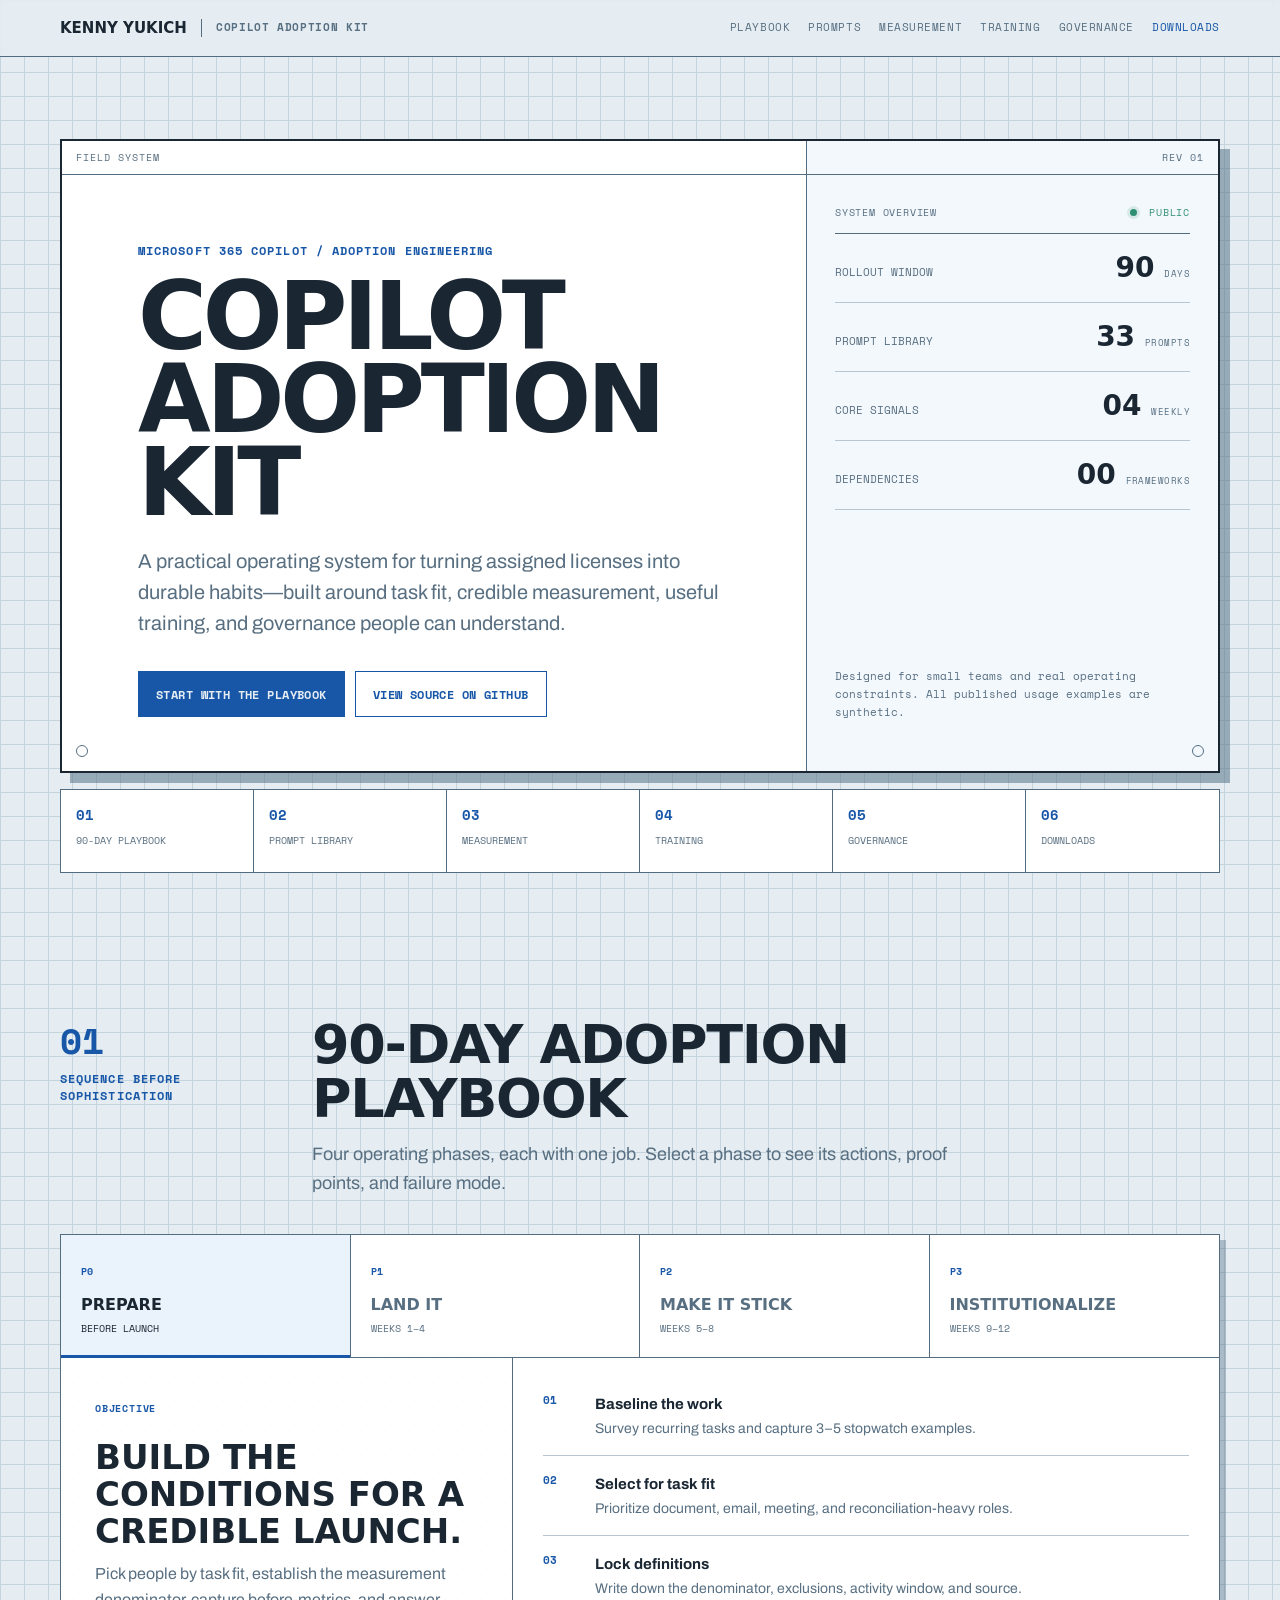
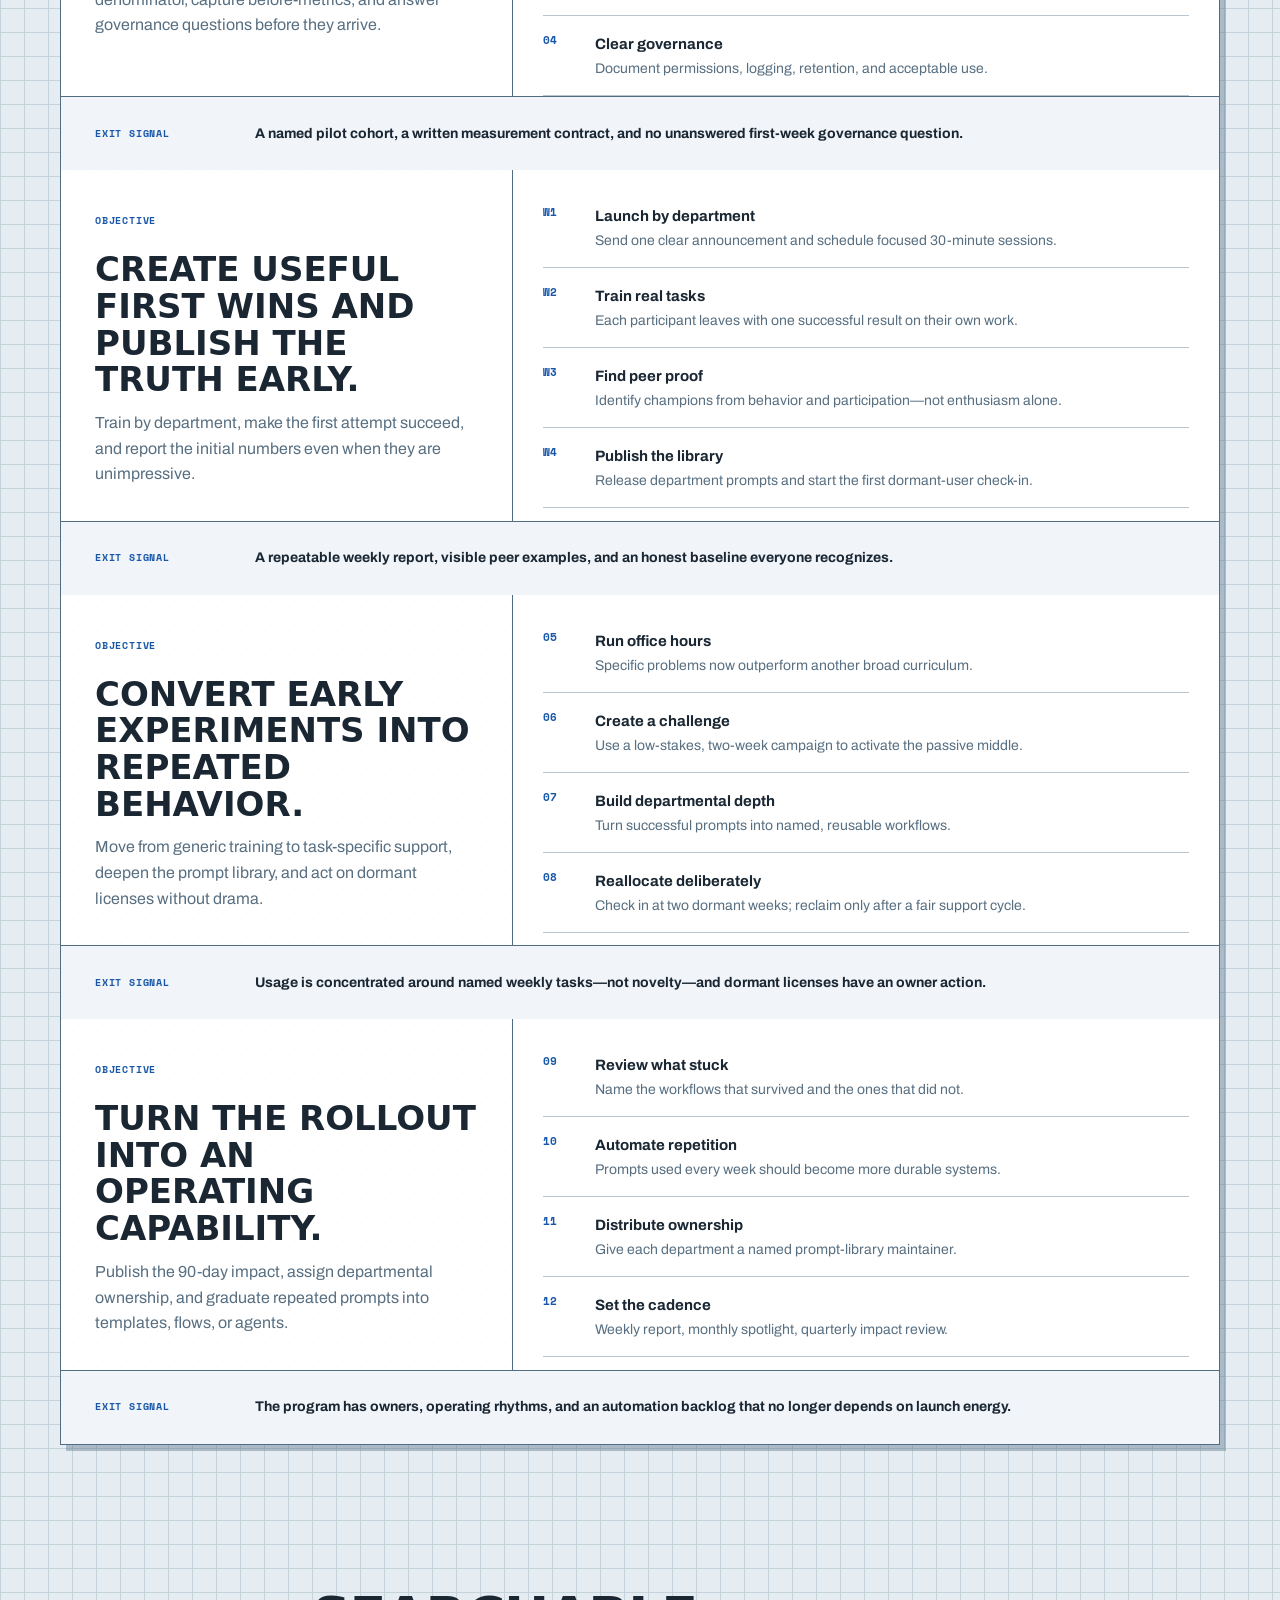
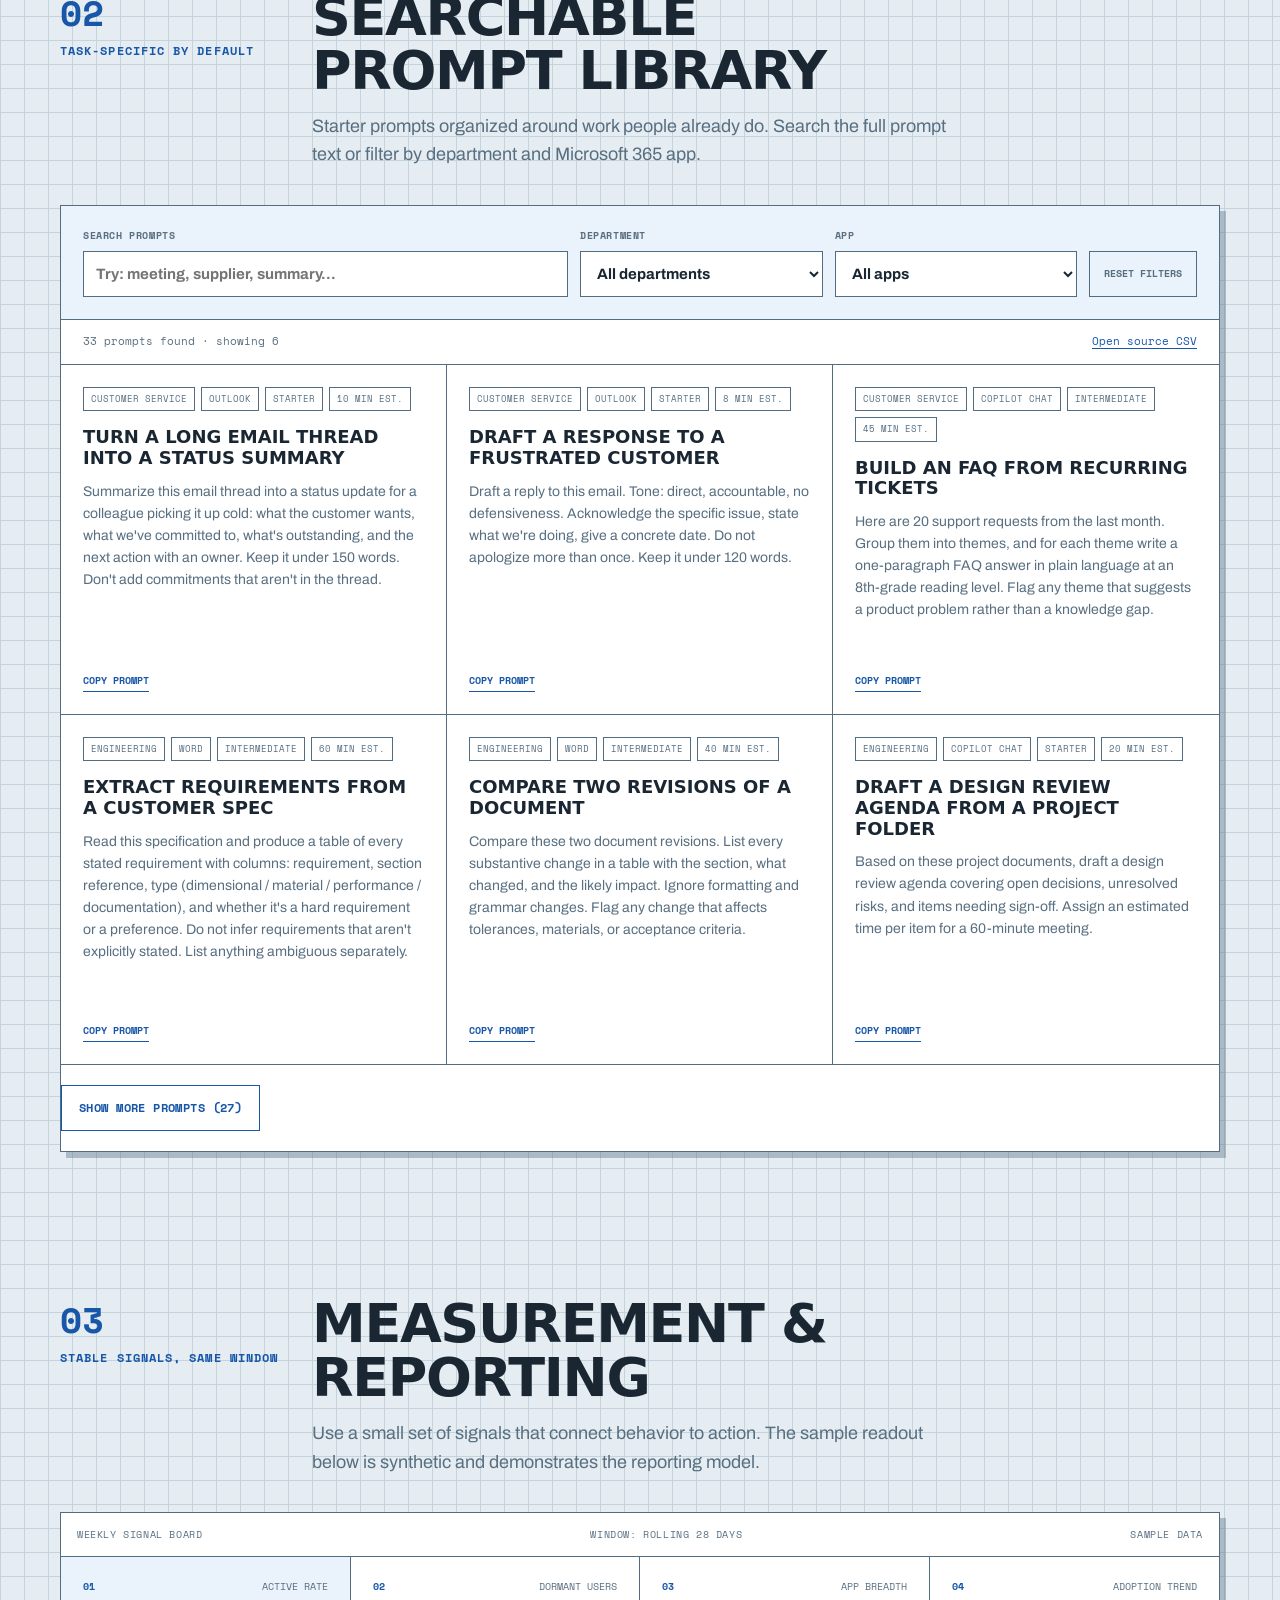
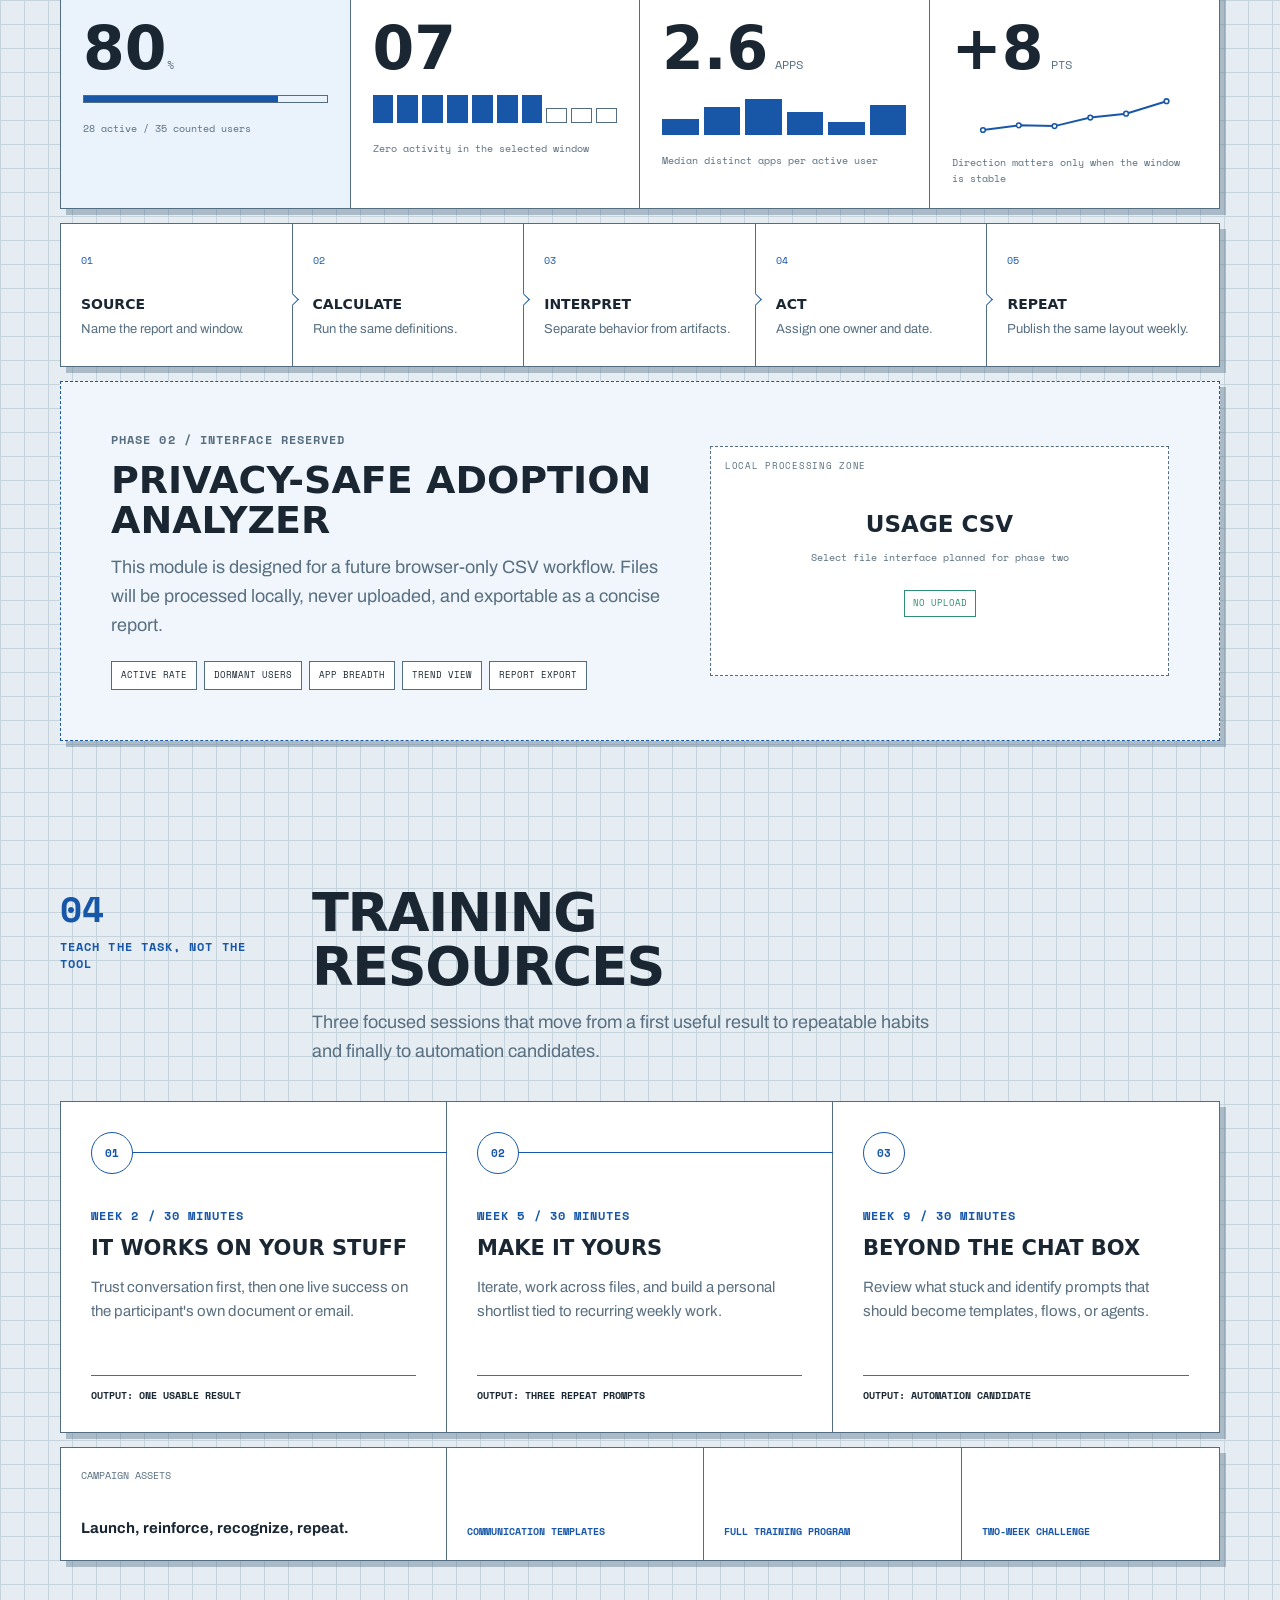
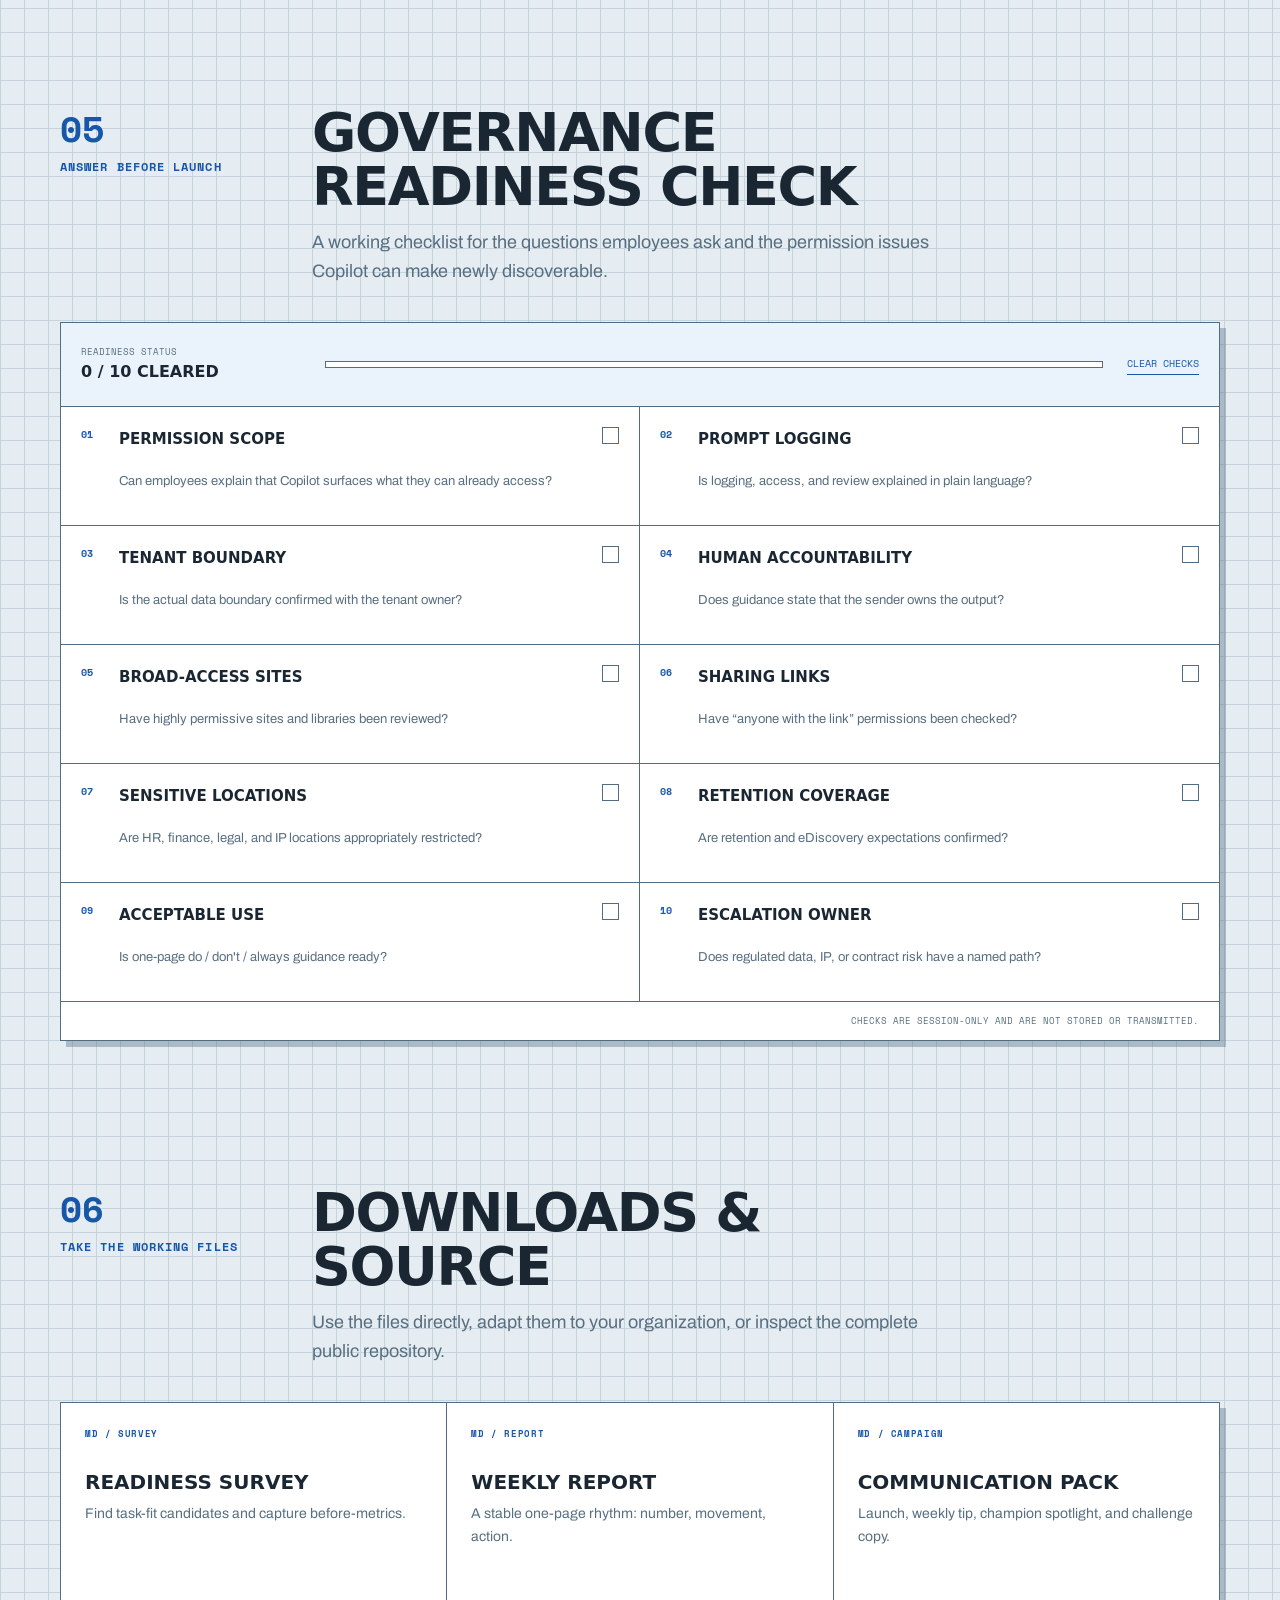
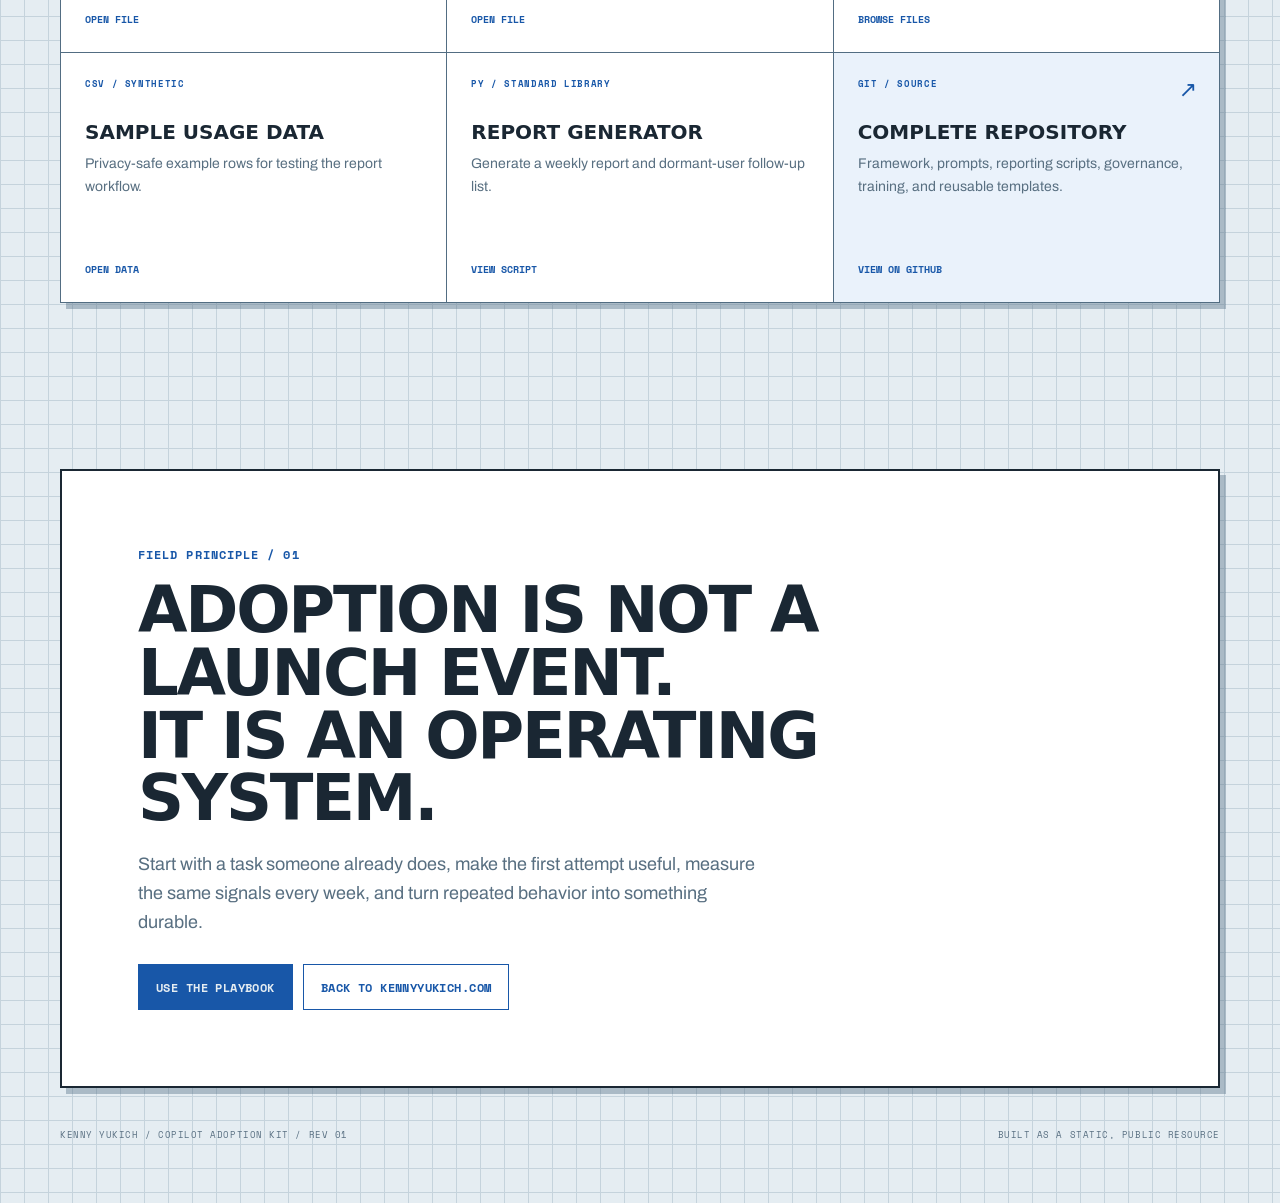
<file: copilot-adoption-kit/index.html>
<!DOCTYPE html>
<html lang="en">
<head>
<meta charset="utf-8">
<meta name="viewport" content="width=device-width, initial-scale=1">
<title>Copilot Adoption Kit — Kenny Yukich</title>
<meta name="description" content="A practical, field-tested resource hub for Microsoft 365 Copilot adoption: rollout planning, prompts, measurement, training, governance, and reporting.">

<meta property="og:title" content="Copilot Adoption Kit — Kenny Yukich">
<meta property="og:description" content="A practical 90-day system for turning Microsoft 365 Copilot licenses into durable workplace habits.">
<meta property="og:type" content="website">
<meta property="og:url" content="https://kennyyukich.com/copilot-adoption-kit/">
<meta property="og:image" content="https://kennyyukich.com/img/og-image.jpg">
<meta name="twitter:card" content="summary_large_image">
<link rel="icon" href="/img/portrait.jpg">

<link rel="preconnect" href="https://fonts.googleapis.com">
<link rel="preconnect" href="https://fonts.gstatic.com" crossorigin>
<link href="https://fonts.googleapis.com/css2?family=Archivo:wght@500;600;700&family=Archivo+Expanded:wght@600;700&family=Space+Mono:wght@400;700&display=swap" rel="stylesheet">
<link rel="stylesheet" href="styles.css">
</head>
<body>

<a class="skip-link" href="#main">Skip to content</a>

<header class="site-bar">
  <div class="site-bar__inner">
    <a class="brand" href="/">Kenny Yukich</a>
    <span class="site-bar__divider" aria-hidden="true"></span>
    <a class="product-name" href="#top">Copilot Adoption Kit</a>
    <button class="nav-toggle" type="button" aria-expanded="false" aria-controls="resource-nav">Menu</button>
    <nav class="resource-nav" id="resource-nav" aria-label="Resource navigation">
      <a href="#playbook">Playbook</a>
      <a href="#prompts">Prompts</a>
      <a href="#measurement">Measurement</a>
      <a href="#training">Training</a>
      <a href="#governance">Governance</a>
      <a href="#downloads">Downloads</a>
    </nav>
  </div>
</header>

<main id="main">
  <section class="hero shell" id="top" aria-labelledby="page-title">
    <div class="hero-plate">
      <div class="hero-plate__rail" aria-hidden="true">
        <span>FIELD SYSTEM</span>
        <span>REV 01</span>
      </div>
      <div class="hero-copy">
        <p class="eyebrow">Microsoft 365 Copilot / Adoption Engineering</p>
        <h1 id="page-title">Copilot<br>Adoption Kit</h1>
        <p class="hero-lede">A practical operating system for turning assigned licenses into durable habits—built around task fit, credible measurement, useful training, and governance people can understand.</p>
        <div class="hero-actions">
          <a class="button button--primary" href="#playbook">Start with the playbook</a>
          <a class="button button--secondary" href="https://github.com/Kenny-Yukich/Copilot-Adoption-Campaign" target="_blank" rel="noreferrer">View source on GitHub</a>
        </div>
      </div>

      <aside class="hero-instrument" aria-label="Kit overview">
        <div class="instrument-head">
          <span>System overview</span>
          <span class="status"><i aria-hidden="true"></i> Public</span>
        </div>
        <dl class="readouts">
          <div><dt>Rollout window</dt><dd>90 <small>days</small></dd></div>
          <div><dt>Prompt library</dt><dd id="hero-prompt-count">33 <small>prompts</small></dd></div>
          <div><dt>Core signals</dt><dd>04 <small>weekly</small></dd></div>
          <div><dt>Dependencies</dt><dd>00 <small>frameworks</small></dd></div>
        </dl>
        <p class="instrument-note">Designed for small teams and real operating constraints. All published usage examples are synthetic.</p>
      </aside>
    </div>

    <nav class="module-index" aria-label="Page modules">
      <a href="#playbook"><span>01</span>90-day playbook</a>
      <a href="#prompts"><span>02</span>Prompt library</a>
      <a href="#measurement"><span>03</span>Measurement</a>
      <a href="#training"><span>04</span>Training</a>
      <a href="#governance"><span>05</span>Governance</a>
      <a href="#downloads"><span>06</span>Downloads</a>
    </nav>
  </section>

  <section class="module shell" id="playbook" aria-labelledby="playbook-title">
    <header class="module-head">
      <div><span class="module-number">01</span><p class="eyebrow">Sequence before sophistication</p></div>
      <div>
        <h2 id="playbook-title">90-Day Adoption Playbook</h2>
        <p>Four operating phases, each with one job. Select a phase to see its actions, proof points, and failure mode.</p>
      </div>
    </header>

    <div class="phase-system">
      <div class="phase-tabs" role="tablist" aria-label="Adoption phases">
        <button type="button" role="tab" id="phase-tab-0" aria-controls="phase-panel-0" aria-selected="true" data-phase="0">
          <span class="phase-code">P0</span><strong>Prepare</strong><small>Before launch</small>
        </button>
        <button type="button" role="tab" id="phase-tab-1" aria-controls="phase-panel-1" aria-selected="false" data-phase="1" tabindex="-1">
          <span class="phase-code">P1</span><strong>Land it</strong><small>Weeks 1–4</small>
        </button>
        <button type="button" role="tab" id="phase-tab-2" aria-controls="phase-panel-2" aria-selected="false" data-phase="2" tabindex="-1">
          <span class="phase-code">P2</span><strong>Make it stick</strong><small>Weeks 5–8</small>
        </button>
        <button type="button" role="tab" id="phase-tab-3" aria-controls="phase-panel-3" aria-selected="false" data-phase="3" tabindex="-1">
          <span class="phase-code">P3</span><strong>Institutionalize</strong><small>Weeks 9–12</small>
        </button>
      </div>

      <div class="phase-panels">
        <article class="phase-panel" id="phase-panel-0" role="tabpanel" aria-labelledby="phase-tab-0" data-panel="0">
          <div class="phase-summary"><span>Objective</span><h3>Build the conditions for a credible launch.</h3><p>Pick people by task fit, establish the measurement denominator, capture before-metrics, and answer governance questions before they arrive.</p></div>
          <ol class="action-list">
            <li><span>01</span><div><strong>Baseline the work</strong><p>Survey recurring tasks and capture 3–5 stopwatch examples.</p></div></li>
            <li><span>02</span><div><strong>Select for task fit</strong><p>Prioritize document, email, meeting, and reconciliation-heavy roles.</p></div></li>
            <li><span>03</span><div><strong>Lock definitions</strong><p>Write down the denominator, exclusions, activity window, and source.</p></div></li>
            <li><span>04</span><div><strong>Clear governance</strong><p>Document permissions, logging, retention, and acceptable use.</p></div></li>
          </ol>
          <div class="phase-proof"><span>Exit signal</span><strong>A named pilot cohort, a written measurement contract, and no unanswered first-week governance question.</strong></div>
        </article>

        <article class="phase-panel" id="phase-panel-1" role="tabpanel" aria-labelledby="phase-tab-1" data-panel="1" hidden>
          <div class="phase-summary"><span>Objective</span><h3>Create useful first wins and publish the truth early.</h3><p>Train by department, make the first attempt succeed, and report the initial numbers even when they are unimpressive.</p></div>
          <ol class="action-list">
            <li><span>W1</span><div><strong>Launch by department</strong><p>Send one clear announcement and schedule focused 30-minute sessions.</p></div></li>
            <li><span>W2</span><div><strong>Train real tasks</strong><p>Each participant leaves with one successful result on their own work.</p></div></li>
            <li><span>W3</span><div><strong>Find peer proof</strong><p>Identify champions from behavior and participation—not enthusiasm alone.</p></div></li>
            <li><span>W4</span><div><strong>Publish the library</strong><p>Release department prompts and start the first dormant-user check-in.</p></div></li>
          </ol>
          <div class="phase-proof"><span>Exit signal</span><strong>A repeatable weekly report, visible peer examples, and an honest baseline everyone recognizes.</strong></div>
        </article>

        <article class="phase-panel" id="phase-panel-2" role="tabpanel" aria-labelledby="phase-tab-2" data-panel="2" hidden>
          <div class="phase-summary"><span>Objective</span><h3>Convert early experiments into repeated behavior.</h3><p>Move from generic training to task-specific support, deepen the prompt library, and act on dormant licenses without drama.</p></div>
          <ol class="action-list">
            <li><span>05</span><div><strong>Run office hours</strong><p>Specific problems now outperform another broad curriculum.</p></div></li>
            <li><span>06</span><div><strong>Create a challenge</strong><p>Use a low-stakes, two-week campaign to activate the passive middle.</p></div></li>
            <li><span>07</span><div><strong>Build departmental depth</strong><p>Turn successful prompts into named, reusable workflows.</p></div></li>
            <li><span>08</span><div><strong>Reallocate deliberately</strong><p>Check in at two dormant weeks; reclaim only after a fair support cycle.</p></div></li>
          </ol>
          <div class="phase-proof"><span>Exit signal</span><strong>Usage is concentrated around named weekly tasks—not novelty—and dormant licenses have an owner action.</strong></div>
        </article>

        <article class="phase-panel" id="phase-panel-3" role="tabpanel" aria-labelledby="phase-tab-3" data-panel="3" hidden>
          <div class="phase-summary"><span>Objective</span><h3>Turn the rollout into an operating capability.</h3><p>Publish the 90-day impact, assign departmental ownership, and graduate repeated prompts into templates, flows, or agents.</p></div>
          <ol class="action-list">
            <li><span>09</span><div><strong>Review what stuck</strong><p>Name the workflows that survived and the ones that did not.</p></div></li>
            <li><span>10</span><div><strong>Automate repetition</strong><p>Prompts used every week should become more durable systems.</p></div></li>
            <li><span>11</span><div><strong>Distribute ownership</strong><p>Give each department a named prompt-library maintainer.</p></div></li>
            <li><span>12</span><div><strong>Set the cadence</strong><p>Weekly report, monthly spotlight, quarterly impact review.</p></div></li>
          </ol>
          <div class="phase-proof"><span>Exit signal</span><strong>The program has owners, operating rhythms, and an automation backlog that no longer depends on launch energy.</strong></div>
        </article>
      </div>
    </div>
  </section>

  <section class="module module--wide shell" id="prompts" aria-labelledby="prompts-title">
    <header class="module-head">
      <div><span class="module-number">02</span><p class="eyebrow">Task-specific by default</p></div>
      <div>
        <h2 id="prompts-title">Searchable Prompt Library</h2>
        <p>Starter prompts organized around work people already do. Search the full prompt text or filter by department and Microsoft 365 app.</p>
      </div>
    </header>

    <div class="prompt-workbench">
      <form class="prompt-controls" id="prompt-controls" role="search">
        <label class="search-field" for="prompt-search">
          <span>Search prompts</span>
          <input id="prompt-search" name="search" type="search" placeholder="Try: meeting, supplier, summary…" autocomplete="off">
        </label>
        <label for="department-filter">
          <span>Department</span>
          <select id="department-filter" name="department"><option value="">All departments</option></select>
        </label>
        <label for="app-filter">
          <span>App</span>
          <select id="app-filter" name="app"><option value="">All apps</option></select>
        </label>
        <button class="reset-button" id="prompt-reset" type="reset">Reset filters</button>
      </form>

      <div class="result-bar">
        <p id="prompt-status" aria-live="polite">Loading prompt library…</p>
        <a href="https://github.com/Kenny-Yukich/Copilot-Adoption-Campaign/blob/main/templates/prompt-gallery/prompt-gallery.csv" target="_blank" rel="noreferrer">Open source CSV</a>
      </div>
      <div class="prompt-grid" id="prompt-grid"></div>
      <button class="button button--secondary load-more" id="load-more" type="button" hidden>Show more prompts</button>
      <noscript><p class="notice">JavaScript is required for prompt search. The complete library is available in the source CSV above.</p></noscript>
    </div>
  </section>

  <section class="module shell" id="measurement" aria-labelledby="measurement-title">
    <header class="module-head">
      <div><span class="module-number">03</span><p class="eyebrow">Stable signals, same window</p></div>
      <div>
        <h2 id="measurement-title">Measurement &amp; Reporting</h2>
        <p>Use a small set of signals that connect behavior to action. The sample readout below is synthetic and demonstrates the reporting model.</p>
      </div>
    </header>

    <div class="measurement-board" aria-label="Synthetic adoption metrics example">
      <div class="board-head"><span>Weekly signal board</span><span>Window: rolling 28 days</span><span>Sample data</span></div>
      <div class="metric-grid">
        <article class="metric-card metric-card--primary">
          <div class="metric-label"><span>01</span>Active rate</div>
          <strong>80<small>%</small></strong>
          <div class="meter" role="img" aria-label="Active rate 80 percent"><i style="width:80%"></i></div>
          <p>28 active / 35 counted users</p>
        </article>
        <article class="metric-card">
          <div class="metric-label"><span>02</span>Dormant users</div>
          <strong>07</strong>
          <div class="ticks" aria-hidden="true"><i></i><i></i><i></i><i></i><i></i><i></i><i></i><b></b><b></b><b></b></div>
          <p>Zero activity in the selected window</p>
        </article>
        <article class="metric-card">
          <div class="metric-label"><span>03</span>App breadth</div>
          <strong>2.6<small> apps</small></strong>
          <div class="breadth-bars" aria-hidden="true"><i style="height:42%"></i><i style="height:70%"></i><i style="height:92%"></i><i style="height:58%"></i><i style="height:34%"></i><i style="height:76%"></i></div>
          <p>Median distinct apps per active user</p>
        </article>
        <article class="metric-card">
          <div class="metric-label"><span>04</span>Adoption trend</div>
          <strong>+8<small> pts</small></strong>
          <svg class="sparkline" viewBox="0 0 240 54" role="img" aria-label="Synthetic upward adoption trend over six periods">
            <polyline points="2,45 48,39 94,40 140,29 186,24 238,8" fill="none" vector-effect="non-scaling-stroke"></polyline>
            <g><circle cx="2" cy="45" r="3"></circle><circle cx="48" cy="39" r="3"></circle><circle cx="94" cy="40" r="3"></circle><circle cx="140" cy="29" r="3"></circle><circle cx="186" cy="24" r="3"></circle><circle cx="238" cy="8" r="3"></circle></g>
          </svg>
          <p>Direction matters only when the window is stable</p>
        </article>
      </div>
    </div>

    <div class="reporting-flow" aria-label="Weekly reporting workflow">
      <div><span>01</span><strong>Source</strong><p>Name the report and window.</p></div>
      <div><span>02</span><strong>Calculate</strong><p>Run the same definitions.</p></div>
      <div><span>03</span><strong>Interpret</strong><p>Separate behavior from artifacts.</p></div>
      <div><span>04</span><strong>Act</strong><p>Assign one owner and date.</p></div>
      <div><span>05</span><strong>Repeat</strong><p>Publish the same layout weekly.</p></div>
    </div>

    <aside class="analyzer-reserve" aria-labelledby="analyzer-title">
      <div>
        <p class="eyebrow">Phase 02 / Interface reserved</p>
        <h3 id="analyzer-title">Privacy-safe adoption analyzer</h3>
        <p>This module is designed for a future browser-only CSV workflow. Files will be processed locally, never uploaded, and exportable as a concise report.</p>
        <ul class="tag-list" aria-label="Planned analyzer capabilities"><li>Active rate</li><li>Dormant users</li><li>App breadth</li><li>Trend view</li><li>Report export</li></ul>
      </div>
      <div class="dropzone-preview" aria-hidden="true">
        <span>LOCAL PROCESSING ZONE</span>
        <strong>Usage CSV</strong>
        <p>Select file interface planned for phase two</p>
        <i>NO UPLOAD</i>
      </div>
    </aside>
  </section>

  <section class="module shell" id="training" aria-labelledby="training-title">
    <header class="module-head">
      <div><span class="module-number">04</span><p class="eyebrow">Teach the task, not the tool</p></div>
      <div>
        <h2 id="training-title">Training Resources</h2>
        <p>Three focused sessions that move from a first useful result to repeatable habits and finally to automation candidates.</p>
      </div>
    </header>

    <div class="training-track">
      <article><span class="track-marker">01</span><p class="eyebrow">Week 2 / 30 minutes</p><h3>It works on your stuff</h3><p>Trust conversation first, then one live success on the participant's own document or email.</p><strong>Output: one usable result</strong></article>
      <article><span class="track-marker">02</span><p class="eyebrow">Week 5 / 30 minutes</p><h3>Make it yours</h3><p>Iterate, work across files, and build a personal shortlist tied to recurring weekly work.</p><strong>Output: three repeat prompts</strong></article>
      <article><span class="track-marker">03</span><p class="eyebrow">Week 9 / 30 minutes</p><h3>Beyond the chat box</h3><p>Review what stuck and identify prompts that should become templates, flows, or agents.</p><strong>Output: automation candidate</strong></article>
    </div>

    <div class="resource-strip">
      <div><span>Campaign assets</span><strong>Launch, reinforce, recognize, repeat.</strong></div>
      <a href="https://github.com/Kenny-Yukich/Copilot-Adoption-Campaign/tree/main/templates/comms" target="_blank" rel="noreferrer">Communication templates</a>
      <a href="https://github.com/Kenny-Yukich/Copilot-Adoption-Campaign/blob/main/docs/04-training-program.md" target="_blank" rel="noreferrer">Full training program</a>
      <a href="https://github.com/Kenny-Yukich/Copilot-Adoption-Campaign/blob/main/templates/comms/challenge-kickoff.md" target="_blank" rel="noreferrer">Two-week challenge</a>
    </div>
  </section>

  <section class="module shell" id="governance" aria-labelledby="governance-title">
    <header class="module-head">
      <div><span class="module-number">05</span><p class="eyebrow">Answer before launch</p></div>
      <div>
        <h2 id="governance-title">Governance Readiness Check</h2>
        <p>A working checklist for the questions employees ask and the permission issues Copilot can make newly discoverable.</p>
      </div>
    </header>

    <div class="governance-board">
      <div class="checklist-head">
        <div><span>Readiness status</span><strong><b id="governance-count">0</b> / 10 cleared</strong></div>
        <div class="check-progress" aria-hidden="true"><i id="governance-progress"></i></div>
        <button type="button" id="governance-reset">Clear checks</button>
      </div>
      <div class="checklist" id="governance-checklist">
        <label><input type="checkbox"><span><b>01</b><strong>Permission scope</strong><small>Can employees explain that Copilot surfaces what they can already access?</small></span></label>
        <label><input type="checkbox"><span><b>02</b><strong>Prompt logging</strong><small>Is logging, access, and review explained in plain language?</small></span></label>
        <label><input type="checkbox"><span><b>03</b><strong>Tenant boundary</strong><small>Is the actual data boundary confirmed with the tenant owner?</small></span></label>
        <label><input type="checkbox"><span><b>04</b><strong>Human accountability</strong><small>Does guidance state that the sender owns the output?</small></span></label>
        <label><input type="checkbox"><span><b>05</b><strong>Broad-access sites</strong><small>Have highly permissive sites and libraries been reviewed?</small></span></label>
        <label><input type="checkbox"><span><b>06</b><strong>Sharing links</strong><small>Have “anyone with the link” permissions been checked?</small></span></label>
        <label><input type="checkbox"><span><b>07</b><strong>Sensitive locations</strong><small>Are HR, finance, legal, and IP locations appropriately restricted?</small></span></label>
        <label><input type="checkbox"><span><b>08</b><strong>Retention coverage</strong><small>Are retention and eDiscovery expectations confirmed?</small></span></label>
        <label><input type="checkbox"><span><b>09</b><strong>Acceptable use</strong><small>Is one-page do / don't / always guidance ready?</small></span></label>
        <label><input type="checkbox"><span><b>10</b><strong>Escalation owner</strong><small>Does regulated data, IP, or contract risk have a named path?</small></span></label>
      </div>
      <p class="checklist-note">Checks are session-only and are not stored or transmitted.</p>
    </div>
  </section>

  <section class="module shell" id="downloads" aria-labelledby="downloads-title">
    <header class="module-head">
      <div><span class="module-number">06</span><p class="eyebrow">Take the working files</p></div>
      <div>
        <h2 id="downloads-title">Downloads &amp; Source</h2>
        <p>Use the files directly, adapt them to your organization, or inspect the complete public repository.</p>
      </div>
    </header>

    <div class="download-grid">
      <a href="https://github.com/Kenny-Yukich/Copilot-Adoption-Campaign/blob/main/templates/surveys/readiness-survey.md" target="_blank" rel="noreferrer"><span>MD / SURVEY</span><h3>Readiness Survey</h3><p>Find task-fit candidates and capture before-metrics.</p><b>Open file</b></a>
      <a href="https://github.com/Kenny-Yukich/Copilot-Adoption-Campaign/blob/main/templates/reports/weekly-adoption-report-template.md" target="_blank" rel="noreferrer"><span>MD / REPORT</span><h3>Weekly Report</h3><p>A stable one-page rhythm: number, movement, action.</p><b>Open file</b></a>
      <a href="https://github.com/Kenny-Yukich/Copilot-Adoption-Campaign/tree/main/templates/comms" target="_blank" rel="noreferrer"><span>MD / CAMPAIGN</span><h3>Communication Pack</h3><p>Launch, weekly tip, champion spotlight, and challenge copy.</p><b>Browse files</b></a>
      <a href="https://raw.githubusercontent.com/Kenny-Yukich/Copilot-Adoption-Campaign/main/scripts/sample-data/sample_copilot_usage.csv" target="_blank" rel="noreferrer"><span>CSV / SYNTHETIC</span><h3>Sample Usage Data</h3><p>Privacy-safe example rows for testing the report workflow.</p><b>Open data</b></a>
      <a href="https://github.com/Kenny-Yukich/Copilot-Adoption-Campaign/blob/main/scripts/adoption_report.py" target="_blank" rel="noreferrer"><span>PY / STANDARD LIBRARY</span><h3>Report Generator</h3><p>Generate a weekly report and dormant-user follow-up list.</p><b>View script</b></a>
      <a class="download-grid__featured" href="https://github.com/Kenny-Yukich/Copilot-Adoption-Campaign" target="_blank" rel="noreferrer"><span>GIT / SOURCE</span><h3>Complete Repository</h3><p>Framework, prompts, reporting scripts, governance, training, and reusable templates.</p><b>View on GitHub</b></a>
    </div>
  </section>

  <section class="closing shell" aria-labelledby="closing-title">
    <p class="eyebrow">Field principle / 01</p>
    <h2 id="closing-title">Adoption is not a launch event.<br>It is an operating system.</h2>
    <p>Start with a task someone already does, make the first attempt useful, measure the same signals every week, and turn repeated behavior into something durable.</p>
    <div><a class="button button--primary" href="#playbook">Use the playbook</a><a class="button button--secondary" href="/">Back to kennyyukich.com</a></div>
  </section>
</main>

<footer class="footer shell">
  <span>KENNY YUKICH / COPILOT ADOPTION KIT / REV 01</span>
  <span>BUILT AS A STATIC, PUBLIC RESOURCE</span>
</footer>

<script src="app.js" defer></script>
</body>
</html>
</file>
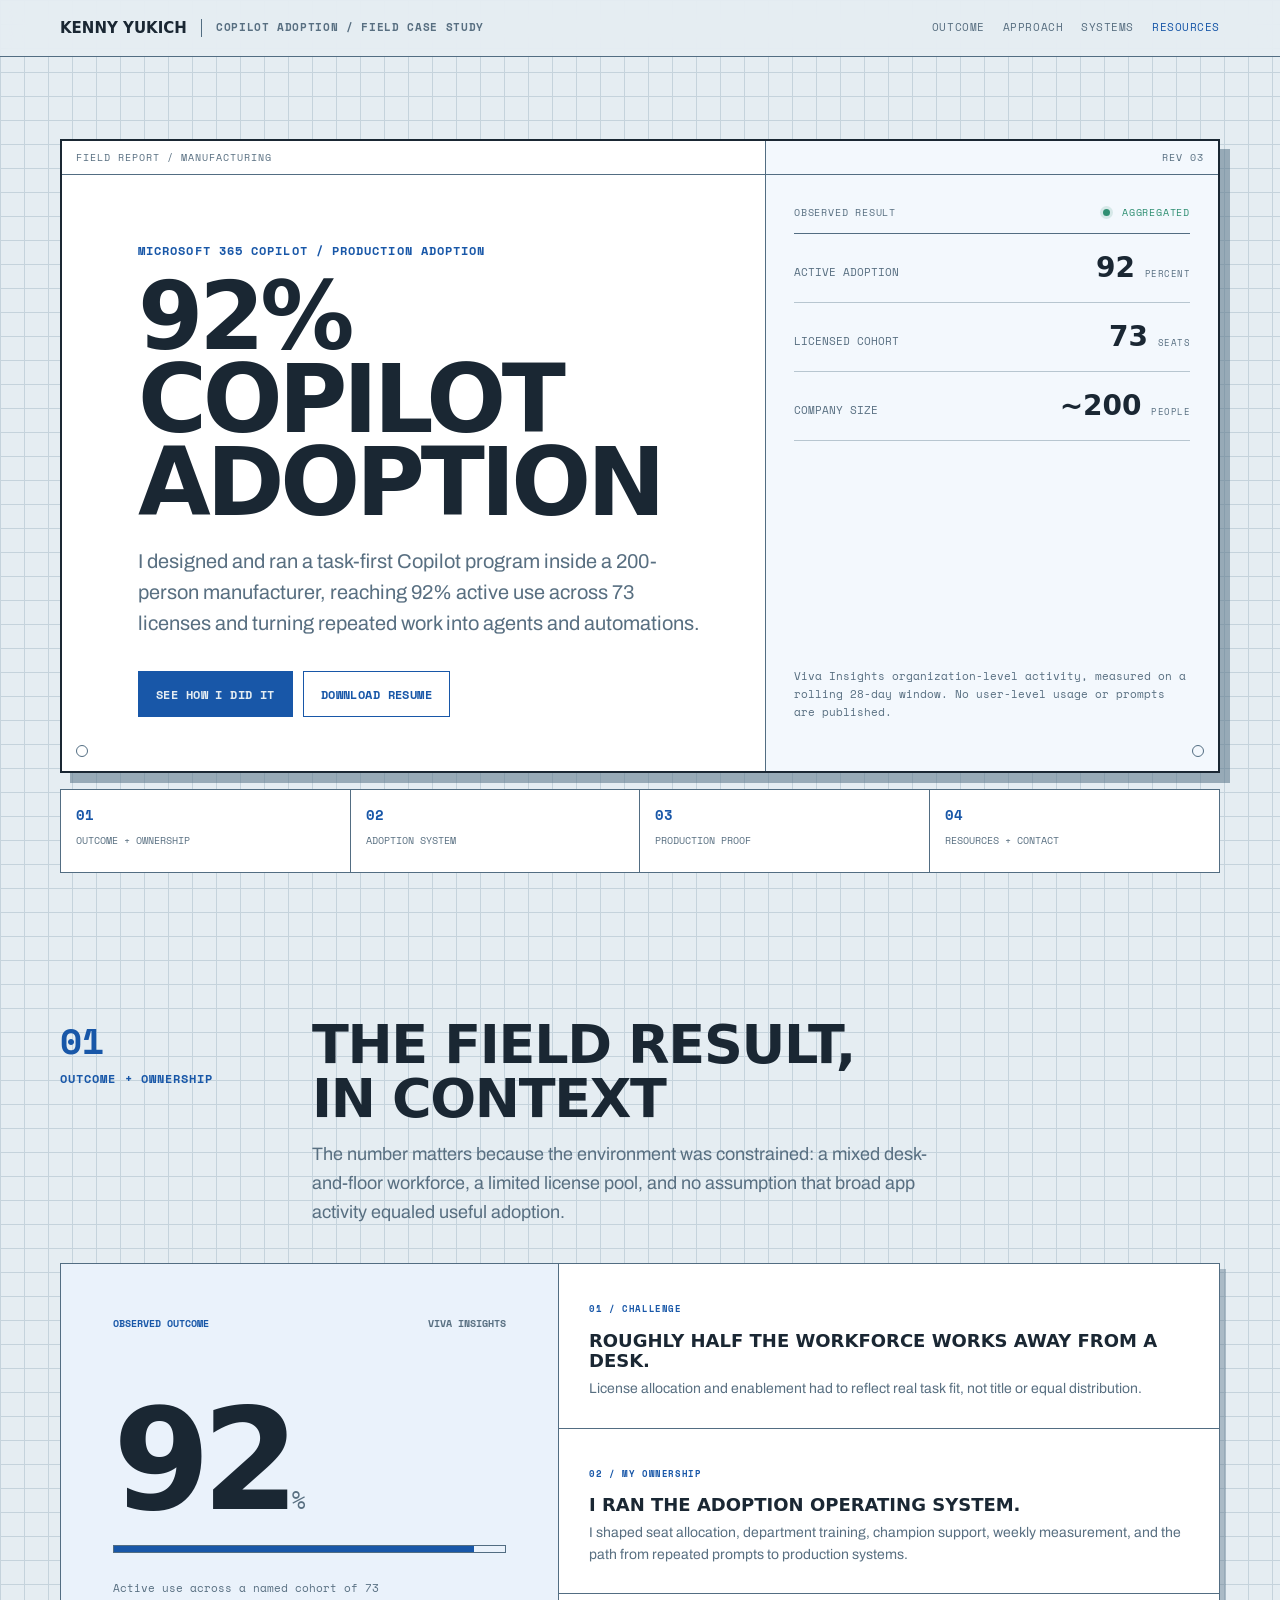
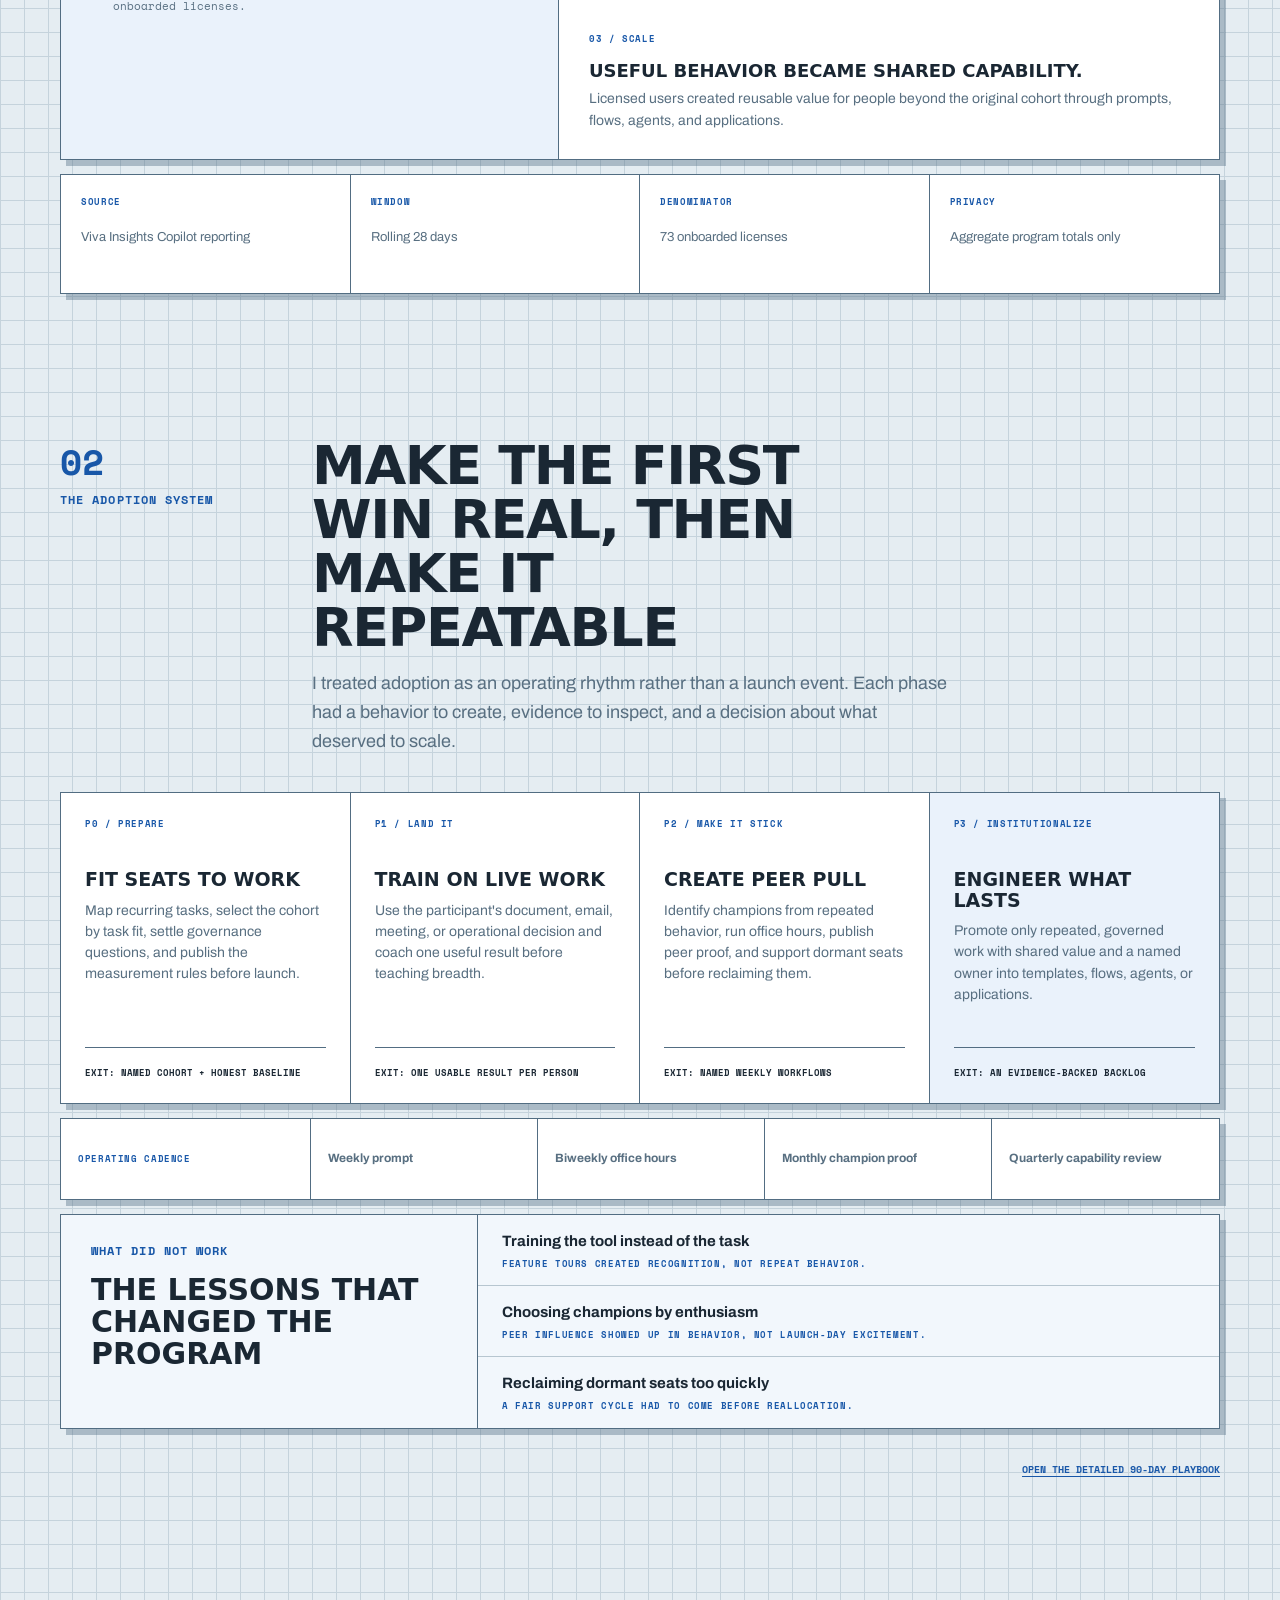
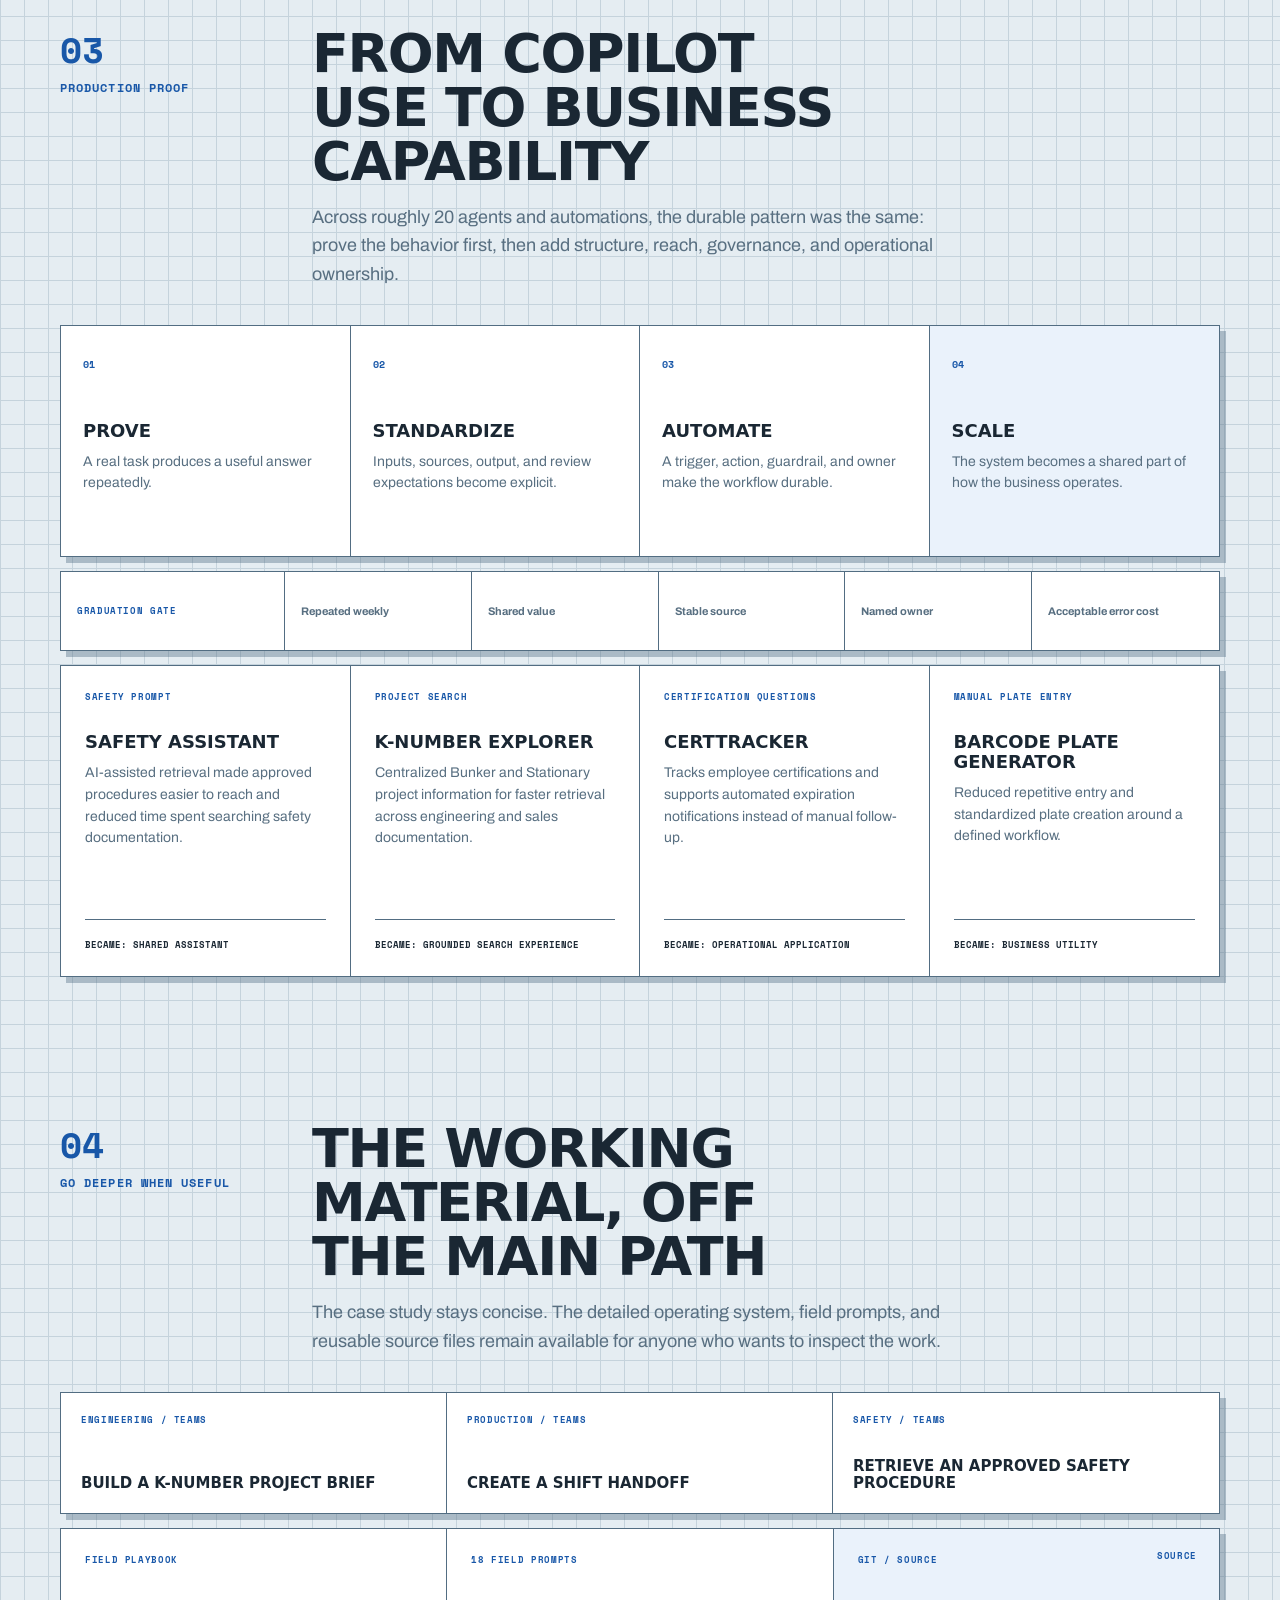
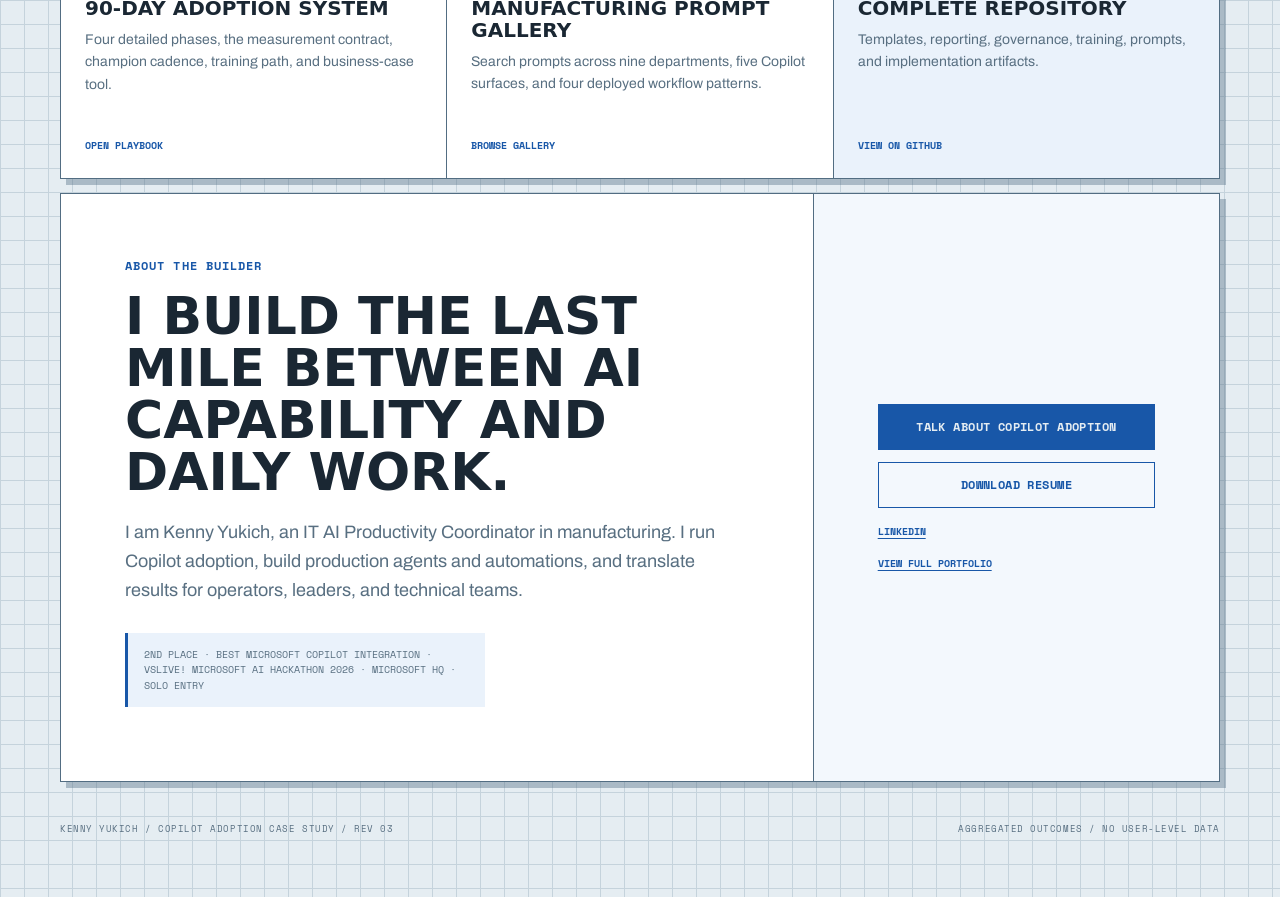
<file: copilot-kit-adoption/index.html>
<!DOCTYPE html>
<html lang="en">
<head>
<meta charset="utf-8">
<meta name="viewport" content="width=device-width, initial-scale=1">
<title>92% Copilot Adoption in Manufacturing — Kenny Yukich</title>
<meta name="description" content="How Kenny Yukich designed and ran a Microsoft 365 Copilot adoption program that reached 92% active use across 73 licenses inside a 200-person manufacturer.">

<meta property="og:title" content="92% Copilot Adoption in Manufacturing — Kenny Yukich">
<meta property="og:description" content="A concise field case study: task-first enablement, behavior-based champions, trustworthy measurement, and production agents and automations.">
<meta property="og:type" content="article">
<meta property="og:url" content="https://kennyyukich.com/copilot-kit-adoption/">
<meta property="og:image" content="https://kennyyukich.com/img/og-image.jpg">
<meta property="og:image:width" content="1200">
<meta property="og:image:height" content="630">
<meta name="twitter:card" content="summary_large_image">
<link rel="icon" href="/img/portrait.jpg">

<link rel="preconnect" href="https://fonts.googleapis.com">
<link rel="preconnect" href="https://fonts.gstatic.com" crossorigin>
<link href="https://fonts.googleapis.com/css2?family=Archivo:wght@500;600;700&family=Archivo+Expanded:wght@600;700&family=Space+Mono:wght@400;700&display=swap" rel="stylesheet">
<link rel="stylesheet" href="../copilot-adoption-kit/styles.css">
<link rel="stylesheet" href="styles.css">

<script type="application/ld+json">
{
  "@context": "https://schema.org",
  "@type": "Article",
  "headline": "92% Copilot Adoption in Manufacturing",
  "description": "A practitioner case study about designing and running Microsoft 365 Copilot adoption inside a 200-person manufacturer and reaching 92% active use across 73 licenses.",
  "author": {
    "@type": "Person",
    "name": "Kenny Yukich",
    "url": "https://kennyyukich.com"
  },
  "url": "https://kennyyukich.com/copilot-kit-adoption/",
  "dateModified": "2026-08-27",
  "about": ["Microsoft 365 Copilot", "AI adoption", "Manufacturing", "Copilot Studio"]
}
</script>
</head>
<body>

<a class="skip-link" href="#main">Skip to content</a>

<header class="site-bar">
  <div class="site-bar__inner">
    <a class="brand" href="/">Kenny Yukich</a>
    <span class="site-bar__divider" aria-hidden="true"></span>
    <a class="product-name" href="#top">Copilot Adoption / Field Case Study</a>
    <button class="nav-toggle" type="button" aria-expanded="false" aria-controls="resource-nav">Menu</button>
    <nav class="resource-nav" id="resource-nav" aria-label="Case study navigation">
      <a href="#outcome">Outcome</a>
      <a href="#approach">Approach</a>
      <a href="#systems">Systems</a>
      <a href="#resources">Resources</a>
    </nav>
  </div>
</header>

<main id="main">
  <section class="hero shell" id="top" aria-labelledby="page-title">
    <div class="hero-plate hero-plate--field hero-plate--case-study">
      <div class="hero-plate__rail" aria-hidden="true">
        <span>FIELD REPORT / MANUFACTURING</span>
        <span>REV 03</span>
      </div>

      <div class="hero-copy">
        <p class="eyebrow">Microsoft 365 Copilot / Production adoption</p>
        <h1 id="page-title">92% Copilot Adoption</h1>
        <p class="hero-lede">I designed and ran a task-first Copilot program inside a 200-person manufacturer, reaching 92% active use across 73 licenses and turning repeated work into agents and automations.</p>
        <div class="hero-actions">
          <a class="button button--primary" href="#approach">See how I did it</a>
          <a class="button button--secondary" href="/Kenny_Yukich_Resume_Aug2026%20(3).docx" download="Kenny-Yukich-Resume.docx">Download resume</a>
        </div>
      </div>

      <aside class="hero-instrument" aria-label="Program result summary">
        <div class="instrument-head">
          <span>Observed result</span>
          <span class="status"><i aria-hidden="true"></i> Aggregated</span>
        </div>
        <dl class="readouts readouts--three">
          <div><dt>Active adoption</dt><dd>92 <small>percent</small></dd></div>
          <div><dt>Licensed cohort</dt><dd>73 <small>seats</small></dd></div>
          <div><dt>Company size</dt><dd>~200 <small>people</small></dd></div>
        </dl>
        <p class="instrument-note">Viva Insights organization-level activity, measured on a rolling 28-day window. No user-level usage or prompts are published.</p>
      </aside>
    </div>

    <nav class="module-index module-index--field module-index--compact" aria-label="Page sections">
      <a href="#outcome"><span>01</span>Outcome + ownership</a>
      <a href="#approach"><span>02</span>Adoption system</a>
      <a href="#systems"><span>03</span>Production proof</a>
      <a href="#resources"><span>04</span>Resources + contact</a>
    </nav>
  </section>

  <section class="module shell" id="outcome" aria-labelledby="outcome-title">
    <header class="module-head">
      <div><span class="module-number">01</span><p class="eyebrow">Outcome + ownership</p></div>
      <div>
        <h2 id="outcome-title">The field result, in context</h2>
        <p>The number matters because the environment was constrained: a mixed desk-and-floor workforce, a limited license pool, and no assumption that broad app activity equaled useful adoption.</p>
      </div>
    </header>

    <div class="result-board">
      <article class="result-primary">
        <div class="metric-label"><span>Observed outcome</span><b>Viva Insights</b></div>
        <strong>92<small>%</small></strong>
        <div class="meter" role="img" aria-label="Active adoption rate 92 percent"><i style="width:92%"></i></div>
        <p>Active use across a named cohort of 73 onboarded licenses.</p>
      </article>
      <div class="result-context">
        <article><span>01 / Challenge</span><strong>Roughly half the workforce works away from a desk.</strong><p>License allocation and enablement had to reflect real task fit, not title or equal distribution.</p></article>
        <article><span>02 / My ownership</span><strong>I ran the adoption operating system.</strong><p>I shaped seat allocation, department training, champion support, weekly measurement, and the path from repeated prompts to production systems.</p></article>
        <article><span>03 / Scale</span><strong>Useful behavior became shared capability.</strong><p>Licensed users created reusable value for people beyond the original cohort through prompts, flows, agents, and applications.</p></article>
      </div>
    </div>

    <dl class="evidence-strip" aria-label="Measurement method">
      <div><dt>Source</dt><dd>Viva Insights Copilot reporting</dd></div>
      <div><dt>Window</dt><dd>Rolling 28 days</dd></div>
      <div><dt>Denominator</dt><dd>73 onboarded licenses</dd></div>
      <div><dt>Privacy</dt><dd>Aggregate program totals only</dd></div>
    </dl>
  </section>

  <section class="module shell" id="approach" aria-labelledby="approach-title">
    <header class="module-head">
      <div><span class="module-number">02</span><p class="eyebrow">The adoption system</p></div>
      <div>
        <h2 id="approach-title">Make the first win real, then make it repeatable</h2>
        <p>I treated adoption as an operating rhythm rather than a launch event. Each phase had a behavior to create, evidence to inspect, and a decision about what deserved to scale.</p>
      </div>
    </header>

    <div class="operating-grid" aria-label="Four-phase adoption model">
      <article><span>P0 / Prepare</span><h3>Fit seats to work</h3><p>Map recurring tasks, select the cohort by task fit, settle governance questions, and publish the measurement rules before launch.</p><strong>Exit: named cohort + honest baseline</strong></article>
      <article><span>P1 / Land it</span><h3>Train on live work</h3><p>Use the participant's document, email, meeting, or operational decision and coach one useful result before teaching breadth.</p><strong>Exit: one usable result per person</strong></article>
      <article><span>P2 / Make it stick</span><h3>Create peer pull</h3><p>Identify champions from repeated behavior, run office hours, publish peer proof, and support dormant seats before reclaiming them.</p><strong>Exit: named weekly workflows</strong></article>
      <article><span>P3 / Institutionalize</span><h3>Engineer what lasts</h3><p>Promote only repeated, governed work with shared value and a named owner into templates, flows, agents, or applications.</p><strong>Exit: an evidence-backed backlog</strong></article>
    </div>

    <div class="cadence-strip" aria-label="Community operating cadence">
      <span>Operating cadence</span>
      <strong>Weekly prompt</strong>
      <strong>Biweekly office hours</strong>
      <strong>Monthly champion proof</strong>
      <strong>Quarterly capability review</strong>
    </div>

    <aside class="failure-board failure-board--compact" aria-labelledby="failure-title">
      <div><p class="eyebrow">What did not work</p><h3 id="failure-title">The lessons that changed the program</h3></div>
      <ul>
        <li><strong>Training the tool instead of the task</strong><span>Feature tours created recognition, not repeat behavior.</span></li>
        <li><strong>Choosing champions by enthusiasm</strong><span>Peer influence showed up in behavior, not launch-day excitement.</span></li>
        <li><strong>Reclaiming dormant seats too quickly</strong><span>A fair support cycle had to come before reallocation.</span></li>
      </ul>
    </aside>

    <p class="section-next"><a class="text-link" href="/copilot-kit-adoption/90-day-playbook/">Open the detailed 90-day playbook</a></p>
  </section>

  <section class="module shell" id="systems" aria-labelledby="systems-title">
    <header class="module-head">
      <div><span class="module-number">03</span><p class="eyebrow">Production proof</p></div>
      <div>
        <h2 id="systems-title">From Copilot use to business capability</h2>
        <p>Across roughly 20 agents and automations, the durable pattern was the same: prove the behavior first, then add structure, reach, governance, and operational ownership.</p>
      </div>
    </header>

    <div class="maturity-grid maturity-grid--compact" aria-label="AI workflow maturity model">
      <article><span>01</span><h3>Prove</h3><p>A real task produces a useful answer repeatedly.</p></article>
      <article><span>02</span><h3>Standardize</h3><p>Inputs, sources, output, and review expectations become explicit.</p></article>
      <article><span>03</span><h3>Automate</h3><p>A trigger, action, guardrail, and owner make the workflow durable.</p></article>
      <article><span>04</span><h3>Scale</h3><p>The system becomes a shared part of how the business operates.</p></article>
    </div>

    <div class="graduation-strip" aria-label="Automation graduation criteria">
      <span>Graduation gate</span>
      <strong>Repeated weekly</strong>
      <strong>Shared value</strong>
      <strong>Stable source</strong>
      <strong>Named owner</strong>
      <strong>Acceptable error cost</strong>
    </div>

    <div class="deployment-grid" aria-label="Examples of deployed systems">
      <article><span>Safety prompt</span><h3>Safety Assistant</h3><p>AI-assisted retrieval made approved procedures easier to reach and reduced time spent searching safety documentation.</p><strong>Became: shared assistant</strong></article>
      <article><span>Project search</span><h3>K-Number Explorer</h3><p>Centralized Bunker and Stationary project information for faster retrieval across engineering and sales documentation.</p><strong>Became: grounded search experience</strong></article>
      <article><span>Certification questions</span><h3>CertTracker</h3><p>Tracks employee certifications and supports automated expiration notifications instead of manual follow-up.</p><strong>Became: operational application</strong></article>
      <article><span>Manual plate entry</span><h3>Barcode Plate Generator</h3><p>Reduced repetitive entry and standardized plate creation around a defined workflow.</p><strong>Became: business utility</strong></article>
    </div>
  </section>

  <section class="module shell" id="resources" aria-labelledby="resources-title">
    <header class="module-head">
      <div><span class="module-number">04</span><p class="eyebrow">Go deeper when useful</p></div>
      <div>
        <h2 id="resources-title">The working material, off the main path</h2>
        <p>The case study stays concise. The detailed operating system, field prompts, and reusable source files remain available for anyone who wants to inspect the work.</p>
      </div>
    </header>

    <div class="sample-grid" aria-label="Representative manufacturing prompt tasks">
      <article><span>Engineering / Teams</span><strong>Build a K-number project brief</strong></article>
      <article><span>Production / Teams</span><strong>Create a shift handoff</strong></article>
      <article><span>Safety / Teams</span><strong>Retrieve an approved safety procedure</strong></article>
    </div>

    <div class="download-grid download-grid--focused">
      <a href="/copilot-kit-adoption/90-day-playbook/"><span>FIELD PLAYBOOK</span><h3>90-Day Adoption System</h3><p>Four detailed phases, the measurement contract, champion cadence, training path, and business-case tool.</p><b>Open playbook</b></a>
      <a href="/copilot-kit-adoption/prompt-gallery/"><span>18 FIELD PROMPTS</span><h3>Manufacturing Prompt Gallery</h3><p>Search prompts across nine departments, five Copilot surfaces, and four deployed workflow patterns.</p><b>Browse gallery</b></a>
      <a class="download-grid__featured" href="https://github.com/Kenny-Yukich/Copilot-Adoption-Campaign" target="_blank" rel="noreferrer"><span>GIT / SOURCE</span><h3>Complete Repository</h3><p>Templates, reporting, governance, training, prompts, and implementation artifacts.</p><b>View on GitHub</b></a>
    </div>

    <section class="builder-exit" aria-labelledby="builder-title">
      <div>
        <p class="eyebrow">About the builder</p>
        <h2 id="builder-title">I build the last mile between AI capability and daily work.</h2>
        <p>I am Kenny Yukich, an IT AI Productivity Coordinator in manufacturing. I run Copilot adoption, build production agents and automations, and translate results for operators, leaders, and technical teams.</p>
        <p class="builder-proof">2nd Place &middot; Best Microsoft Copilot Integration &middot; VSLive! Microsoft AI Hackathon 2026 &middot; Microsoft HQ &middot; Solo entry</p>
      </div>
      <div class="builder-actions">
        <a class="button button--primary" href="mailto:kenny@kennyyukich.com">Talk about Copilot adoption</a>
        <a class="button button--secondary" href="/Kenny_Yukich_Resume_Aug2026%20(3).docx" download="Kenny-Yukich-Resume.docx">Download resume</a>
        <a class="text-link" href="https://www.linkedin.com/in/kenny-yukich-4092521a8/" target="_blank" rel="noreferrer">LinkedIn</a>
        <a class="text-link" href="/">View full portfolio</a>
      </div>
    </section>
  </section>
</main>

<footer class="footer shell">
  <span>KENNY YUKICH / COPILOT ADOPTION CASE STUDY / REV 03</span>
  <span>AGGREGATED OUTCOMES / NO USER-LEVEL DATA</span>
</footer>

<script src="../copilot-adoption-kit/app.js" defer></script>
</body>
</html>
</file>
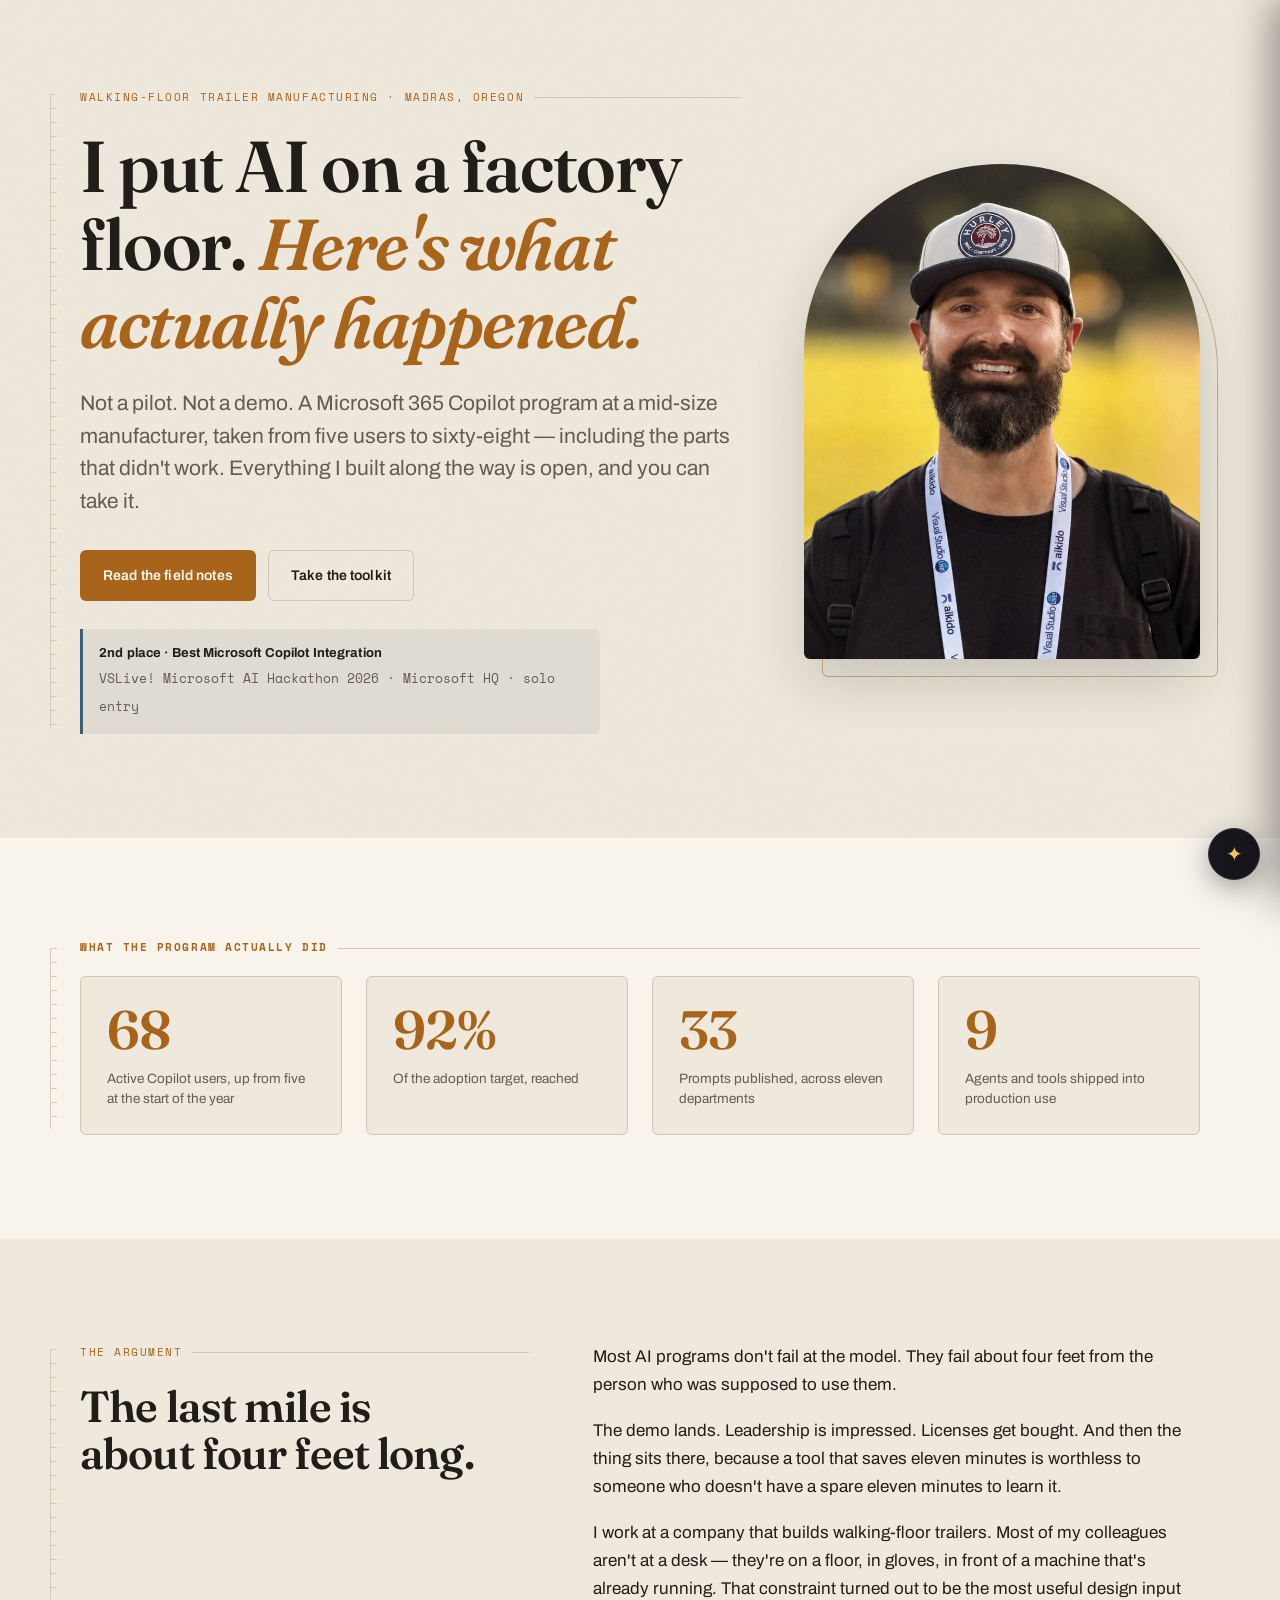
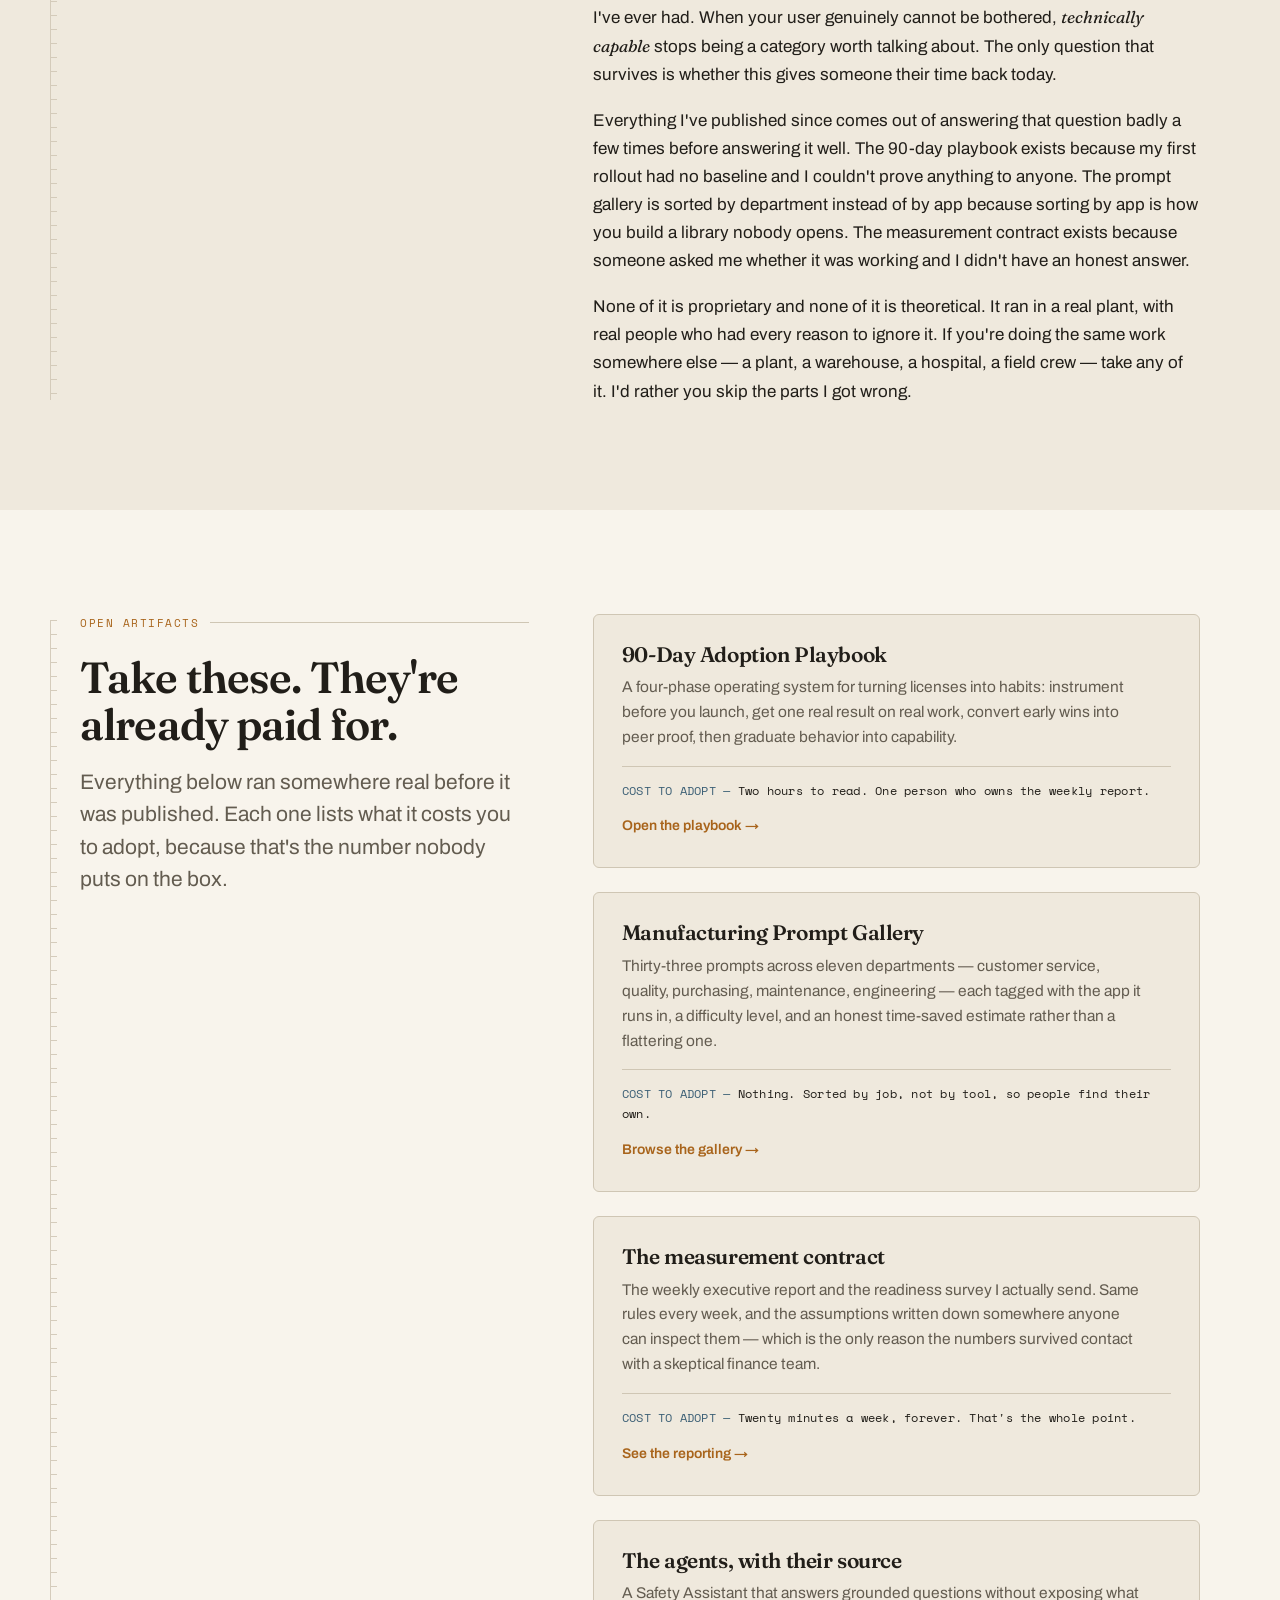
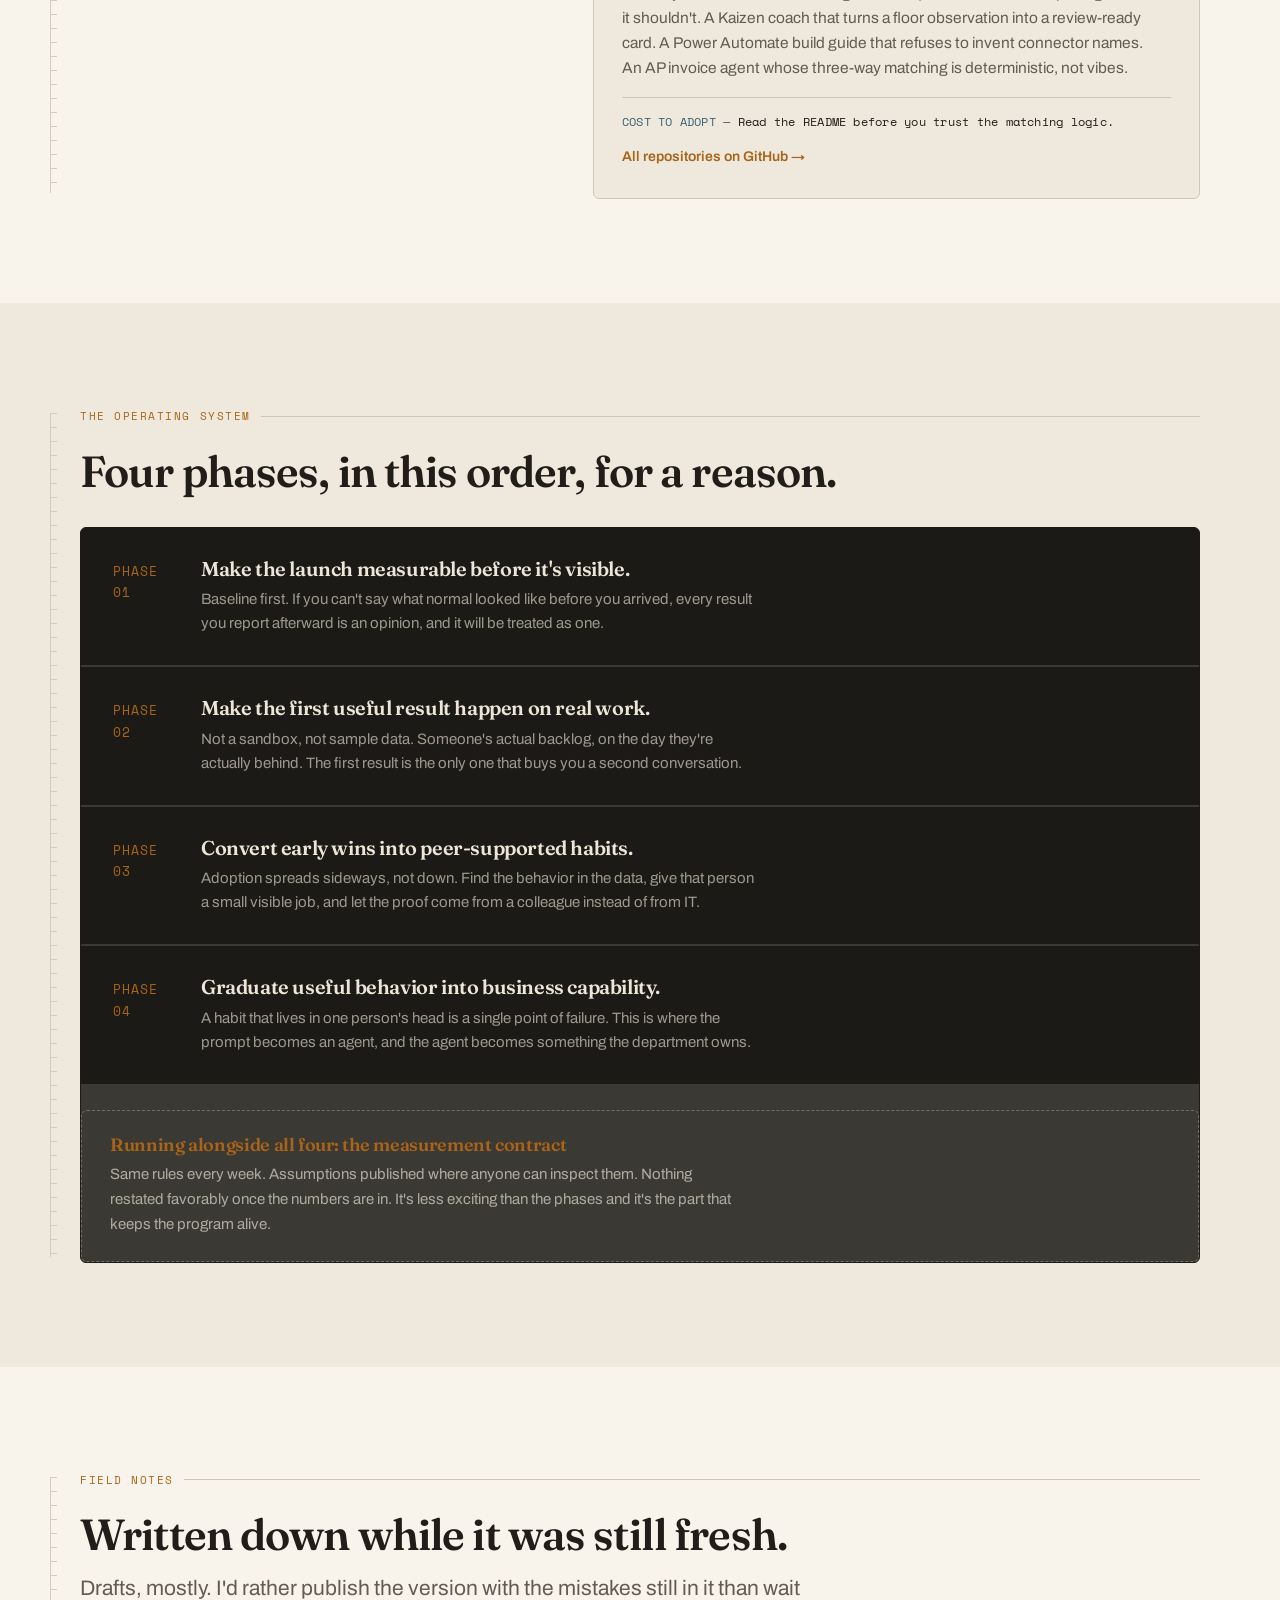
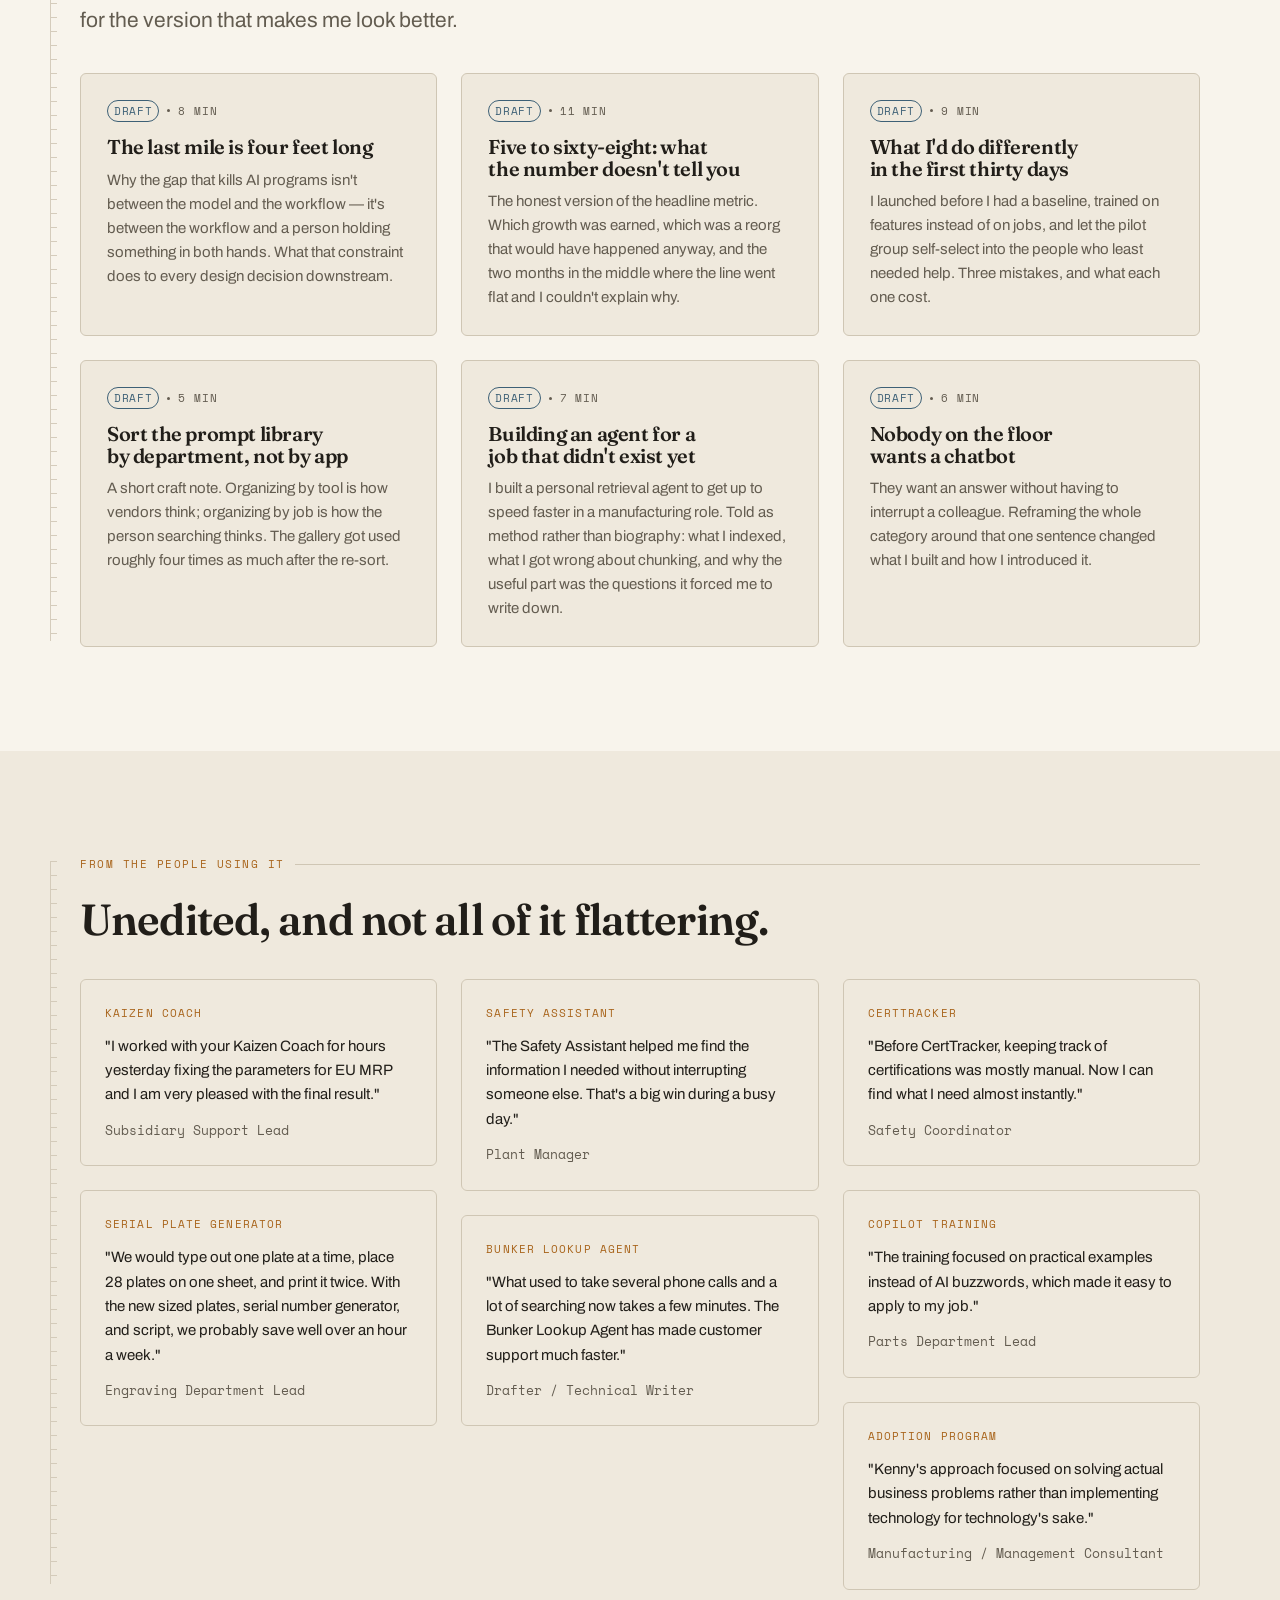
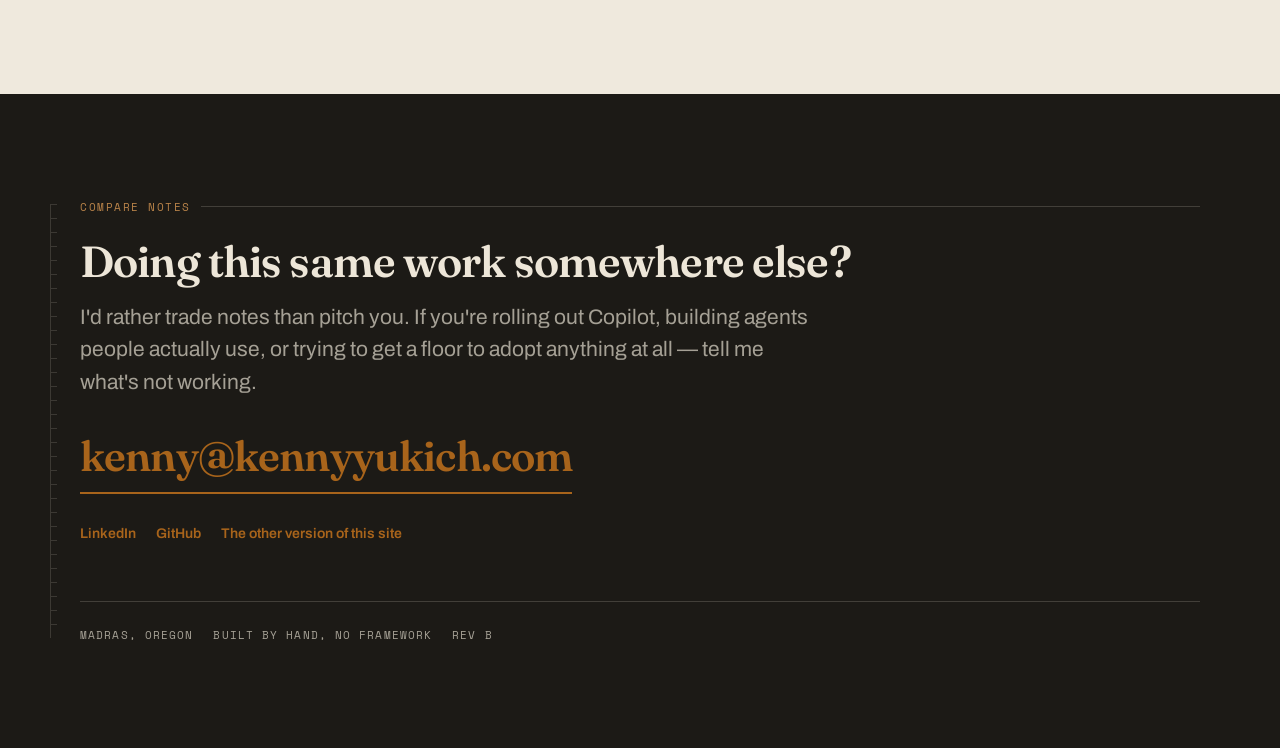
<file: v2/index.html>
<!DOCTYPE html>
<html lang="en">
<head>
<meta charset="utf-8">
<meta name="viewport" content="width=device-width, initial-scale=1">
<title>Kenny Yukich — Field notes from putting AI on a factory floor</title>
<meta name="description" content="A Microsoft 365 Copilot program at a walking-floor trailer manufacturer, taken from 5 users to 68 — the playbook, the prompts, the agents, and the parts that didn't work. All open.">
<meta name="color-scheme" content="light dark">

<meta property="og:title" content="Kenny Yukich — Field notes from a factory floor">
<meta property="og:description" content="What actually happened when I put AI in front of people wearing gloves. Playbook, prompts, and agents — all open.">
<meta property="og:type" content="website">
<meta property="og:url" content="https://kennyyukich.com/v2/">
<meta property="og:image" content="https://kennyyukich.com/img/web02.png">
<meta name="twitter:card" content="summary_large_image">

<link rel="preconnect" href="https://fonts.googleapis.com">
<link rel="preconnect" href="https://fonts.gstatic.com" crossorigin>
<link rel="stylesheet" href="https://fonts.googleapis.com/css2?family=Fraunces:opsz,wght@9..144,300..900&family=Instrument+Serif:ital@0;1&family=Newsreader:opsz,wght@6..72,300..700&family=Bricolage+Grotesque:opsz,wght@12..96,300..800&family=Archivo:wght@400;500;600;700&family=Space+Mono:wght@400;700&display=swap">

<style>
/* ============================================================
   TOKENS — every visual decision routes through one of these.
   The control panel rewrites them live in #tweak-vars below.
   ============================================================ */
:root{
  /* light palette */
  --paper:#EFE9DD;
  --surface:#F8F4EC;
  --ink:#211E19;
  --muted:#635C50;
  --accent:#A8641B;
  --steel:#3D6076;
  --band:#1C1A16;
  --band-ink:#EDE6D8;
  --hair:#CFC6B4;

  /* type */
  --font-display:"Fraunces","Iowan Old Style",Georgia,serif;
  --font-body:"Archivo",system-ui,-apple-system,sans-serif;
  --font-mono:"Space Mono",ui-monospace,SFMono-Regular,monospace;
  --fs-base:17px;
  --display-scale:1;
  --display-weight:600;
  --display-tracking:-0.02em;
  --leading:1.65;

  /* layout */
  --maxw:1120px;
  --band-pad:104px;
  --radius:6px;
  --border-w:1px;
  --gap:24px;

  /* effects */
  --grain:0.05;
  --shadow:0.10;
  --photo-tone:0.22;
  --portrait-shape:50% 50% var(--radius) var(--radius) / 38% 38% var(--radius) var(--radius);
  --ease:cubic-bezier(.22,.68,.28,1);
}

@media (prefers-color-scheme:dark){
  :root:not([data-theme="light"]){
    --paper:#15140F;
    --surface:#1F1D18;
    --ink:#EDE6D8;
    --muted:#9A9182;
    --accent:#D69B45;
    --steel:#84A8C2;
    --band:#0E0D0A;
    --band-ink:#EDE6D8;
    --hair:#38342C;
  }
}
:root[data-theme="dark"]{
  --paper:#15140F;
  --surface:#1F1D18;
  --ink:#EDE6D8;
  --muted:#9A9182;
  --accent:#D69B45;
  --steel:#84A8C2;
  --band:#0E0D0A;
  --band-ink:#EDE6D8;
  --hair:#38342C;
}

*{box-sizing:border-box}
html{-webkit-text-size-adjust:100%;scroll-behavior:smooth}

body{
  margin:0;
  background:var(--paper);
  color:var(--ink);
  font-family:var(--font-body);
  font-size:var(--fs-base);
  line-height:var(--leading);
  -webkit-font-smoothing:antialiased;
  overflow-x:hidden;
}

/* paper grain — a fixed overlay so it doesn't scroll with content */
body::after{
  content:"";
  position:fixed;
  inset:0;
  z-index:1;
  pointer-events:none;
  opacity:var(--grain);
  background-image:url("data:image/svg+xml,%3Csvg xmlns='http://www.w3.org/2000/svg' width='140' height='140'%3E%3Cfilter id='n'%3E%3CfeTurbulence type='fractalNoise' baseFrequency='0.85' numOctaves='3'/%3E%3C/filter%3E%3Crect width='140' height='140' filter='url(%23n)'/%3E%3C/svg%3E");
}

main{display:flex;flex-direction:column}

a{color:var(--accent);text-decoration:none;text-underline-offset:3px}
a:hover{text-decoration:underline}
a:focus-visible,button:focus-visible,[contenteditable]:focus-visible{
  outline:2px solid var(--accent);outline-offset:3px;border-radius:2px;
}

h1,h2,h3{
  font-family:var(--font-display);
  font-weight:var(--display-weight);
  letter-spacing:var(--display-tracking);
  text-wrap:balance;
  margin:0;
  line-height:1.08;
}
p{margin:0}

.skip{
  position:absolute;left:-9999px;top:0;z-index:99;
  background:var(--accent);color:#fff;padding:10px 16px;font-weight:600;
}
.skip:focus{left:12px;top:12px}

/* ---------- band scaffold: the engineering margin ---------- */

.band{
  position:relative;
  padding:var(--band-pad) 0;
  z-index:2;
}
.band--surface{background:var(--surface)}
/* Dark contexts re-point the whole token set, not just the text colour —
   otherwise .lede and friends keep the light theme's --muted and vanish. */
.band--dark,.on-dark{
  background:var(--band);
  color:var(--band-ink);
  --ink:var(--band-ink);
  --muted:color-mix(in srgb,var(--band-ink) 66%,transparent);
  --surface:color-mix(in srgb,#fff 5%,transparent);
  --hair:color-mix(in srgb,var(--band-ink) 18%,transparent);
}

.band-in{
  width:min(var(--maxw),100% - 48px);
  margin-inline:auto;
  position:relative;
}

/* the measuring rule down the left edge */
.rule{
  position:absolute;
  left:-30px;top:6px;bottom:6px;
  width:11px;
  display:none;
  border-left:var(--border-w) solid var(--hair);
  background-image:repeating-linear-gradient(
    to bottom,
    var(--hair) 0 1px,
    transparent 1px 14px
  );
  background-size:6px 100%;
  background-repeat:no-repeat;
  opacity:.85;
}
@media (min-width:1240px){.rule{display:block}}

.eyebrow{
  font-family:var(--font-mono);
  font-size:11px;
  letter-spacing:.14em;
  text-transform:uppercase;
  color:var(--accent);
  display:flex;
  align-items:center;
  gap:10px;
  margin-bottom:22px;
}
.eyebrow::after{
  content:"";
  flex:1;
  height:var(--border-w);
  background:var(--hair);
}
.band--dark .eyebrow{color:color-mix(in srgb,var(--accent) 80%,#fff)}

.h2{font-size:clamp(30px,calc(3.4vw * var(--display-scale)),46px)}
.muted{color:var(--muted)}
.lede{font-size:clamp(18px,2vw,21px);line-height:1.55;max-width:62ch;color:var(--muted)}
.prose p{max-width:66ch;margin-bottom:1.05em}
.prose p:last-child{margin-bottom:0}
.prose em{font-family:var(--font-display);font-style:italic}

/* ---------- hero ---------- */

#hero{padding-top:clamp(48px,7vw,88px)}
.hero-grid{
  display:grid;
  grid-template-columns:1.25fr .75fr;
  gap:clamp(32px,5vw,72px);
  align-items:center;
}
@media (max-width:880px){.hero-grid{grid-template-columns:1fr}}

.hero-h1{
  font-size:clamp(38px,calc(6.2vw * var(--display-scale)),72px);
  margin-bottom:26px;
}
.hero-h1 em{
  font-style:italic;
  color:var(--accent);
  font-variation-settings:"SOFT" 40,"WONK" 1;
}

.hero-actions{display:flex;flex-wrap:wrap;gap:12px;margin-top:32px}
.btn{
  font-family:var(--font-body);
  font-size:14px;font-weight:600;
  letter-spacing:.01em;
  padding:13px 22px;
  border-radius:var(--radius);
  border:var(--border-w) solid transparent;
  cursor:pointer;
  transition:transform .18s var(--ease),background .18s var(--ease);
}
.btn:hover{transform:translateY(-1px);text-decoration:none}
.btn--primary{background:var(--accent);color:#FFF9F0}
.btn--ghost{background:transparent;color:var(--ink);border-color:var(--hair)}
.btn--ghost:hover{border-color:var(--accent);color:var(--accent)}

.portrait-frame{position:relative;isolation:isolate}
.portrait{
  width:100%;
  /* height:auto is required — the height attribute is a presentational
     hint, and aspect-ratio is ignored unless height resolves to auto */
  height:auto;
  aspect-ratio:4/5;
  object-fit:cover;
  object-position:center 14%;
  border-radius:var(--portrait-shape);
  display:block;
  filter:saturate(calc(1 - var(--photo-tone) * 1.15)) contrast(1.03);
  box-shadow:0 24px 60px rgba(0,0,0,calc(var(--shadow) * 1.6));
}
/* warm wash — pulls the yellow bokeh toward the brass accent so the
   photo sits in the palette instead of fighting it */
.portrait-frame::after{
  content:"";
  position:absolute;inset:0;
  border-radius:var(--portrait-shape);
  background:var(--accent);
  opacity:var(--photo-tone);
  mix-blend-mode:soft-light;
  pointer-events:none;
}
.portrait-frame::before{
  content:"";
  position:absolute;
  inset:18px -18px -18px 18px;
  border:var(--border-w) solid var(--accent);
  border-radius:var(--portrait-shape);
  opacity:.45;
  z-index:-1;
}

.award{
  margin-top:28px;
  display:flex;gap:12px;align-items:flex-start;
  padding:14px 16px;
  border-left:3px solid var(--steel);
  background:color-mix(in srgb,var(--steel) 8%,transparent);
  border-radius:0 var(--radius) var(--radius) 0;
  max-width:52ch;
}
.award strong{font-size:13px;letter-spacing:.01em;display:block}
.award span{font-size:12.5px;color:var(--muted);font-family:var(--font-mono)}

/* ---------- numbers ---------- */

.stats{
  display:grid;
  grid-template-columns:repeat(4,1fr);
  gap:var(--gap);
}
@media (max-width:820px){.stats{grid-template-columns:repeat(2,1fr)}}
.stat{
  padding:26px;
  border:var(--border-w) solid var(--hair);
  border-radius:var(--radius);
  background:var(--paper);
}
.band--dark .stat{background:color-mix(in srgb,#fff 4%,transparent)}
.stat b{
  display:block;
  font-family:var(--font-display);
  font-size:clamp(38px,calc(4.4vw * var(--display-scale)),54px);
  font-weight:var(--display-weight);
  line-height:1;
  color:var(--accent);
  font-variant-numeric:tabular-nums;
  letter-spacing:var(--display-tracking);
}
.stat span{display:block;margin-top:12px;font-size:13.5px;line-height:1.45;color:var(--muted)}

/* ---------- take these ---------- */

.split{
  display:grid;
  grid-template-columns:minmax(0,.85fr) minmax(0,1.15fr);
  gap:clamp(28px,5vw,64px);
  align-items:start;
}
@media (max-width:900px){.split{grid-template-columns:1fr}}

.cards{display:grid;gap:var(--gap)}
.card{
  padding:28px;
  border:var(--border-w) solid var(--hair);
  border-radius:var(--radius);
  background:var(--surface);
  transition:transform .2s var(--ease),border-color .2s var(--ease);
}
.band--surface .card{background:var(--paper)}
.card:hover{transform:translateY(-2px);border-color:var(--accent)}
.card h3{font-size:21px;margin-bottom:10px}
.card p{font-size:15.5px;color:var(--muted);line-height:1.6;max-width:58ch}
.card .cost{
  display:block;margin-top:16px;padding-top:14px;
  border-top:var(--border-w) solid var(--hair);
  font-family:var(--font-mono);font-size:12px;
  color:var(--steel);letter-spacing:.02em;
}
.card .cost b{color:var(--ink);font-weight:400}
.card-link{display:inline-block;margin-top:14px;font-size:14px;font-weight:600}

/* ---------- method (a real sequence, so it's numbered) ---------- */

.steps{
  display:grid;gap:2px;
  border-radius:var(--radius);
  overflow:hidden;
  /* a dark block sitting inside a light band — flip the tokens or the
     headings inherit light-theme ink and disappear */
  --ink:var(--band-ink);
  --muted:color-mix(in srgb,var(--band-ink) 66%,transparent);
  --hair:color-mix(in srgb,var(--band-ink) 18%,transparent);
  color:var(--band-ink);
  background:color-mix(in srgb,var(--band-ink) 15%,var(--band));
  border:var(--border-w) solid var(--band);
}
.step{
  background:var(--band);
  padding:30px 32px;
  display:grid;
  grid-template-columns:64px 1fr;
  gap:24px;
  align-items:baseline;
}
.step-n{
  font-family:var(--font-mono);
  font-size:13px;
  color:var(--accent);
  letter-spacing:.08em;
}
.step h3{font-size:20px;margin-bottom:8px}
.step p{font-size:15px;color:color-mix(in srgb,var(--band-ink) 62%,transparent);max-width:62ch;line-height:1.6}
@media (max-width:620px){.step{grid-template-columns:1fr;gap:10px}}

.contract{
  margin-top:var(--gap);
  padding:24px 28px;
  border:var(--border-w) dashed color-mix(in srgb,var(--band-ink) 30%,transparent);
  border-radius:var(--radius);
}
.contract h3{font-size:18px;margin-bottom:8px;color:var(--accent)}
.contract p{font-size:15px;color:color-mix(in srgb,var(--band-ink) 66%,transparent);max-width:70ch}

/* ---------- notes ---------- */

.notes{display:grid;grid-template-columns:repeat(3,1fr);gap:var(--gap)}
@media (max-width:900px){.notes{grid-template-columns:1fr}}
.note{
  display:flex;flex-direction:column;
  padding:26px;
  border:var(--border-w) solid var(--hair);
  border-radius:var(--radius);
  background:var(--surface);
  transition:border-color .2s var(--ease);
}
.band--surface .note{background:var(--paper)}
.note:hover{border-color:var(--accent)}
.note-meta{
  font-family:var(--font-mono);font-size:11px;letter-spacing:.08em;
  text-transform:uppercase;color:var(--muted);
  display:flex;gap:8px;align-items:center;margin-bottom:14px;
}
.note-meta .dot{width:3px;height:3px;border-radius:50%;background:var(--muted)}
.tag-draft{color:var(--steel);border:var(--border-w) solid var(--steel);padding:1px 6px;border-radius:99px;letter-spacing:.06em}
.note h3{font-size:20px;margin-bottom:10px}
.note p{font-size:15px;color:var(--muted);line-height:1.6;flex:1}

/* ---------- field reports ---------- */

.reports{columns:3;column-gap:var(--gap)}
@media (max-width:980px){.reports{columns:2}}
@media (max-width:640px){.reports{columns:1}}
.report{
  break-inside:avoid;
  margin:0 0 var(--gap);
  padding:24px;
  border:var(--border-w) solid var(--hair);
  border-radius:var(--radius);
  background:var(--paper);
}
.report .src{
  font-family:var(--font-mono);font-size:11px;letter-spacing:.1em;
  text-transform:uppercase;color:var(--accent);display:block;margin-bottom:12px;
}
.report p{font-size:15px;line-height:1.62}
.report figcaption{margin-top:14px;font-size:12.5px;color:var(--muted);font-family:var(--font-mono)}

/* ---------- contact ---------- */

#contact .band-in{text-align:left}
.mail{
  font-family:var(--font-display);
  font-size:clamp(26px,calc(3.6vw * var(--display-scale)),42px);
  font-weight:var(--display-weight);
  letter-spacing:var(--display-tracking);
  display:inline-block;margin:24px 0 28px;
  border-bottom:2px solid var(--accent);
}
.mail:hover{text-decoration:none}
.elsewhere{display:flex;flex-wrap:wrap;gap:20px;font-size:14px;font-weight:600}
.colophon{
  margin-top:56px;padding-top:24px;
  border-top:var(--border-w) solid var(--hair);
  font-family:var(--font-mono);font-size:11px;letter-spacing:.1em;
  text-transform:uppercase;color:var(--muted);
  display:flex;flex-wrap:wrap;gap:8px 20px;
}

/* ---------- editing affordance ---------- */

body.editing [data-k]{
  outline:1px dashed color-mix(in srgb,var(--steel) 55%,transparent);
  outline-offset:4px;
  border-radius:2px;
  cursor:text;
}
body.editing [data-k]:hover{outline-style:solid}

@media (prefers-reduced-motion:reduce){
  html{scroll-behavior:auto}
  *{transition:none !important;animation:none !important}
}

/* ============================================================
   CONTROL PANEL — deliberately does NOT use the page tokens,
   so it stays legible no matter what you do to the palette.
   ============================================================ */
#panel-toggle{
  position:fixed;right:20px;bottom:20px;z-index:60;
  width:52px;height:52px;border-radius:50%;
  background:#17161C;color:#F4C46A;
  border:1px solid #33313C;
  display:grid;place-items:center;
  cursor:pointer;
  box-shadow:0 8px 28px rgba(0,0,0,.35);
  font-size:20px;line-height:1;
}
#panel-toggle:hover{background:#211F28}

#panel{
  position:fixed;top:0;right:0;bottom:0;z-index:70;
  width:min(384px,100vw);
  background:#131218;
  color:#E8E5EE;
  font-family:var(--font-body);
  font-size:13px;
  border-left:1px solid #2C2A35;
  display:flex;flex-direction:column;
  transform:translateX(101%);
  transition:transform .32s var(--ease);
  box-shadow:-12px 0 40px rgba(0,0,0,.4);
}
#panel.open{transform:none}
@media (prefers-reduced-motion:reduce){#panel{transition:none}}

.p-head{
  display:flex;align-items:center;justify-content:space-between;
  padding:16px 18px;border-bottom:1px solid #2C2A35;flex:none;
}
.p-head h2{font-family:var(--font-mono);font-size:12px;letter-spacing:.12em;text-transform:uppercase;color:#F4C46A}
.p-close{background:none;border:none;color:#8C8798;font-size:22px;cursor:pointer;line-height:1;padding:4px 8px}
.p-close:hover{color:#E8E5EE}

.p-body{overflow-y:auto;padding:6px 18px 24px;flex:1}

.p-group{border-bottom:1px solid #23222B;padding:14px 0}
.p-group:last-child{border-bottom:none}
.p-group > summary{
  font-family:var(--font-mono);font-size:11px;letter-spacing:.12em;
  text-transform:uppercase;color:#9A94A8;cursor:pointer;
  list-style:none;display:flex;justify-content:space-between;align-items:center;
  padding:4px 0;
}
.p-group > summary::-webkit-details-marker{display:none}
.p-group > summary::after{content:"+";color:#5E5870;font-size:14px}
.p-group[open] > summary::after{content:"–"}
.p-group[open] > summary{color:#F4C46A;margin-bottom:12px}

.row{display:grid;grid-template-columns:1fr auto;gap:10px;align-items:center;margin-bottom:11px}
.row label{color:#B4AFC0;font-size:12.5px}
.row output{font-family:var(--font-mono);font-size:11px;color:#6F6982;min-width:46px;text-align:right}
.row input[type="range"]{grid-column:1/-1;width:100%;accent-color:#F4C46A;height:20px}
.row input[type="color"]{
  width:44px;height:26px;padding:0;border:1px solid #34323F;
  border-radius:4px;background:none;cursor:pointer;
}
.row select{
  grid-column:1/-1;width:100%;
  background:#1D1B24;color:#E8E5EE;border:1px solid #34323F;
  border-radius:4px;padding:7px 8px;font-family:inherit;font-size:12.5px;
}
.row input[type="checkbox"]{width:16px;height:16px;accent-color:#F4C46A;cursor:pointer}

.chips{display:flex;flex-wrap:wrap;gap:6px;margin-bottom:6px}
.chip{
  background:#1D1B24;color:#C9C4D6;border:1px solid #34323F;
  border-radius:99px;padding:6px 12px;font-size:12px;cursor:pointer;
}
.chip:hover{border-color:#F4C46A;color:#F4C46A}
.chip.on{background:#F4C46A;color:#17161C;border-color:#F4C46A;font-weight:600}

.sec-row{
  display:grid;grid-template-columns:auto 1fr auto auto;gap:8px;
  align-items:center;padding:6px 0;
}
.sec-row span{color:#B4AFC0;font-size:12.5px}
.mini{
  background:#1D1B24;border:1px solid #34323F;color:#9A94A8;
  border-radius:4px;width:24px;height:24px;cursor:pointer;font-size:12px;line-height:1;
}
.mini:hover{color:#F4C46A;border-color:#F4C46A}

.p-foot{padding:14px 18px;border-top:1px solid #2C2A35;display:grid;gap:8px;flex:none}
.p-btn{
  background:#1D1B24;color:#E8E5EE;border:1px solid #34323F;
  border-radius:5px;padding:10px;cursor:pointer;font-family:inherit;font-size:12.5px;font-weight:600;
}
.p-btn:hover{border-color:#F4C46A;color:#F4C46A}
.p-btn--go{background:#F4C46A;color:#17161C;border-color:#F4C46A}
.p-btn--go:hover{background:#F7D083;color:#17161C}
.p-note{color:#6F6982;font-size:11.5px;line-height:1.5;margin-top:2px}

@media print{#panel,#panel-toggle{display:none}}
</style>
<style id="tweak-vars"></style>
</head>
<body>

<a class="skip" href="#main">Skip to content</a>

<main id="main">

  <!-- ============ HERO ============ -->
  <section class="band" id="hero" data-sec="hero" data-label="Hero">
    <div class="band-in">
      <span class="rule" aria-hidden="true"></span>
      <div class="hero-grid">
        <div>
          <p class="eyebrow" data-k="hero-eyebrow">Walking-floor trailer manufacturing · Madras, Oregon</p>
          <h1 class="hero-h1" data-k="hero-h1">I put AI on a factory floor. <em>Here's what actually happened.</em></h1>
          <p class="lede" data-k="hero-lede">Not a pilot. Not a demo. A Microsoft 365 Copilot program at a mid-size manufacturer, taken from five users to sixty-eight — including the parts that didn't work. Everything I built along the way is open, and you can take it.</p>
          <div class="hero-actions">
            <a class="btn btn--primary" href="#notes">Read the field notes</a>
            <a class="btn btn--ghost" href="#artifacts">Take the toolkit</a>
          </div>
          <div class="award">
            <div>
              <strong data-k="award-t">2nd place · Best Microsoft Copilot Integration</strong>
              <span data-k="award-s">VSLive! Microsoft AI Hackathon 2026 · Microsoft HQ · solo entry</span>
            </div>
          </div>
        </div>
        <div class="portrait-frame">
          <img class="portrait" src="img/portrait.jpg" srcset="img/portrait.jpg 760w, img/portrait@2x.jpg 1520w" sizes="(max-width:880px) 100vw, 34vw" width="760" height="1013" alt="Kenny Yukich" loading="eager" decoding="async">
        </div>
      </div>
    </div>
  </section>

  <!-- ============ NUMBERS ============ -->
  <section class="band band--surface" id="numbers" data-sec="numbers" data-label="Numbers">
    <div class="band-in">
      <span class="rule" aria-hidden="true"></span>
      <h2 class="eyebrow" data-k="num-eyebrow">What the program actually did</h2>
      <div class="stats">
        <div class="stat"><b>68</b><span data-k="stat-1">Active Copilot users, up from five at the start of the year</span></div>
        <div class="stat"><b>92%</b><span data-k="stat-2">Of the adoption target, reached</span></div>
        <div class="stat"><b>33</b><span data-k="stat-3">Prompts published, across eleven departments</span></div>
        <div class="stat"><b>9</b><span data-k="stat-4">Agents and tools shipped into production use</span></div>
      </div>
    </div>
  </section>

  <!-- ============ THESIS ============ -->
  <section class="band" id="thesis" data-sec="thesis" data-label="The last mile">
    <div class="band-in">
      <span class="rule" aria-hidden="true"></span>
      <div class="split">
        <div>
          <p class="eyebrow">The argument</p>
          <h2 class="h2" data-k="thesis-h2">The last mile is about four feet long.</h2>
        </div>
        <div class="prose">
          <p data-k="th-1">Most AI programs don't fail at the model. They fail about four feet from the person who was supposed to use them.</p>
          <p data-k="th-2">The demo lands. Leadership is impressed. Licenses get bought. And then the thing sits there, because a tool that saves eleven minutes is worthless to someone who doesn't have a spare eleven minutes to learn it.</p>
          <p data-k="th-3">I work at a company that builds walking-floor trailers. Most of my colleagues aren't at a desk — they're on a floor, in gloves, in front of a machine that's already running. That constraint turned out to be the most useful design input I've ever had. When your user genuinely cannot be bothered, <em>technically capable</em> stops being a category worth talking about. The only question that survives is whether this gives someone their time back today.</p>
          <p data-k="th-4">Everything I've published since comes out of answering that question badly a few times before answering it well. The 90-day playbook exists because my first rollout had no baseline and I couldn't prove anything to anyone. The prompt gallery is sorted by department instead of by app because sorting by app is how you build a library nobody opens. The measurement contract exists because someone asked me whether it was working and I didn't have an honest answer.</p>
          <p data-k="th-5">None of it is proprietary and none of it is theoretical. It ran in a real plant, with real people who had every reason to ignore it. If you're doing the same work somewhere else — a plant, a warehouse, a hospital, a field crew — take any of it. I'd rather you skip the parts I got wrong.</p>
        </div>
      </div>
    </div>
  </section>

  <!-- ============ TAKE THESE ============ -->
  <section class="band band--surface" id="artifacts" data-sec="artifacts" data-label="Take these">
    <div class="band-in">
      <span class="rule" aria-hidden="true"></span>
      <div class="split">
        <div>
          <p class="eyebrow">Open artifacts</p>
          <h2 class="h2" data-k="art-h2">Take these. They're already paid for.</h2>
          <p class="lede" style="margin-top:18px" data-k="art-lede">Everything below ran somewhere real before it was published. Each one lists what it costs you to adopt, because that's the number nobody puts on the box.</p>
        </div>
        <div class="cards">

          <article class="card">
            <h3 data-k="a1-h">90-Day Adoption Playbook</h3>
            <p data-k="a1-p">A four-phase operating system for turning licenses into habits: instrument before you launch, get one real result on real work, convert early wins into peer proof, then graduate behavior into capability.</p>
            <span class="cost">COST TO ADOPT — <b data-k="a1-c">Two hours to read. One person who owns the weekly report.</b></span>
            <a class="card-link" href="/copilot-adoption-kit/">Open the playbook →</a>
          </article>

          <article class="card">
            <h3 data-k="a2-h">Manufacturing Prompt Gallery</h3>
            <p data-k="a2-p">Thirty-three prompts across eleven departments — customer service, quality, purchasing, maintenance, engineering — each tagged with the app it runs in, a difficulty level, and an honest time-saved estimate rather than a flattering one.</p>
            <span class="cost">COST TO ADOPT — <b data-k="a2-c">Nothing. Sorted by job, not by tool, so people find their own.</b></span>
            <a class="card-link" href="/copilot-adoption-kit/#prompts">Browse the gallery →</a>
          </article>

          <article class="card">
            <h3 data-k="a3-h">The measurement contract</h3>
            <p data-k="a3-p">The weekly executive report and the readiness survey I actually send. Same rules every week, and the assumptions written down somewhere anyone can inspect them — which is the only reason the numbers survived contact with a skeptical finance team.</p>
            <span class="cost">COST TO ADOPT — <b data-k="a3-c">Twenty minutes a week, forever. That's the whole point.</b></span>
            <a class="card-link" href="/copilot-adoption-kit/#measurement">See the reporting →</a>
          </article>

          <article class="card">
            <h3 data-k="a4-h">The agents, with their source</h3>
            <p data-k="a4-p">A Safety Assistant that answers grounded questions without exposing what it shouldn't. A Kaizen coach that turns a floor observation into a review-ready card. A Power Automate build guide that refuses to invent connector names. An AP invoice agent whose three-way matching is deterministic, not vibes.</p>
            <span class="cost">COST TO ADOPT — <b data-k="a4-c">Read the README before you trust the matching logic.</b></span>
            <a class="card-link" href="https://github.com/Kenny-Yukich">All repositories on GitHub →</a>
          </article>

        </div>
      </div>
    </div>
  </section>

  <!-- ============ METHOD ============ -->
  <section class="band" id="method" data-sec="method" data-label="The method">
    <div class="band-in">
      <span class="rule" aria-hidden="true"></span>
      <p class="eyebrow">The operating system</p>
      <h2 class="h2" style="margin-bottom:32px" data-k="m-h2">Four phases, in this order, for a reason.</h2>
      <div class="steps">
        <div class="step">
          <span class="step-n">PHASE 01</span>
          <div>
            <h3 data-k="m1-h">Make the launch measurable before it's visible.</h3>
            <p data-k="m1-p">Baseline first. If you can't say what normal looked like before you arrived, every result you report afterward is an opinion, and it will be treated as one.</p>
          </div>
        </div>
        <div class="step">
          <span class="step-n">PHASE 02</span>
          <div>
            <h3 data-k="m2-h">Make the first useful result happen on real work.</h3>
            <p data-k="m2-p">Not a sandbox, not sample data. Someone's actual backlog, on the day they're actually behind. The first result is the only one that buys you a second conversation.</p>
          </div>
        </div>
        <div class="step">
          <span class="step-n">PHASE 03</span>
          <div>
            <h3 data-k="m3-h">Convert early wins into peer-supported habits.</h3>
            <p data-k="m3-p">Adoption spreads sideways, not down. Find the behavior in the data, give that person a small visible job, and let the proof come from a colleague instead of from IT.</p>
          </div>
        </div>
        <div class="step">
          <span class="step-n">PHASE 04</span>
          <div>
            <h3 data-k="m4-h">Graduate useful behavior into business capability.</h3>
            <p data-k="m4-p">A habit that lives in one person's head is a single point of failure. This is where the prompt becomes an agent, and the agent becomes something the department owns.</p>
          </div>
        </div>
        <div class="contract">
          <h3 data-k="mc-h">Running alongside all four: the measurement contract</h3>
          <p data-k="mc-p">Same rules every week. Assumptions published where anyone can inspect them. Nothing restated favorably once the numbers are in. It's less exciting than the phases and it's the part that keeps the program alive.</p>
        </div>
      </div>
    </div>
  </section>

  <!-- ============ FIELD NOTES ============ -->
  <section class="band band--surface" id="notes" data-sec="notes" data-label="Field notes">
    <div class="band-in">
      <span class="rule" aria-hidden="true"></span>
      <p class="eyebrow">Field notes</p>
      <h2 class="h2" style="margin-bottom:14px" data-k="n-h2">Written down while it was still fresh.</h2>
      <p class="lede" style="margin-bottom:36px" data-k="n-lede">Drafts, mostly. I'd rather publish the version with the mistakes still in it than wait for the version that makes me look better.</p>
      <div class="notes">

        <article class="note">
          <div class="note-meta"><span class="tag-draft">Draft</span><span class="dot"></span><span>8 min</span></div>
          <h3 data-k="n1-h">The last mile is four feet long</h3>
          <p data-k="n1-p">Why the gap that kills AI programs isn't between the model and the workflow — it's between the workflow and a person holding something in both hands. What that constraint does to every design decision downstream.</p>
        </article>

        <article class="note">
          <div class="note-meta"><span class="tag-draft">Draft</span><span class="dot"></span><span>11 min</span></div>
          <h3 data-k="n2-h">Five to sixty-eight: what the number doesn't tell you</h3>
          <p data-k="n2-p">The honest version of the headline metric. Which growth was earned, which was a reorg that would have happened anyway, and the two months in the middle where the line went flat and I couldn't explain why.</p>
        </article>

        <article class="note">
          <div class="note-meta"><span class="tag-draft">Draft</span><span class="dot"></span><span>9 min</span></div>
          <h3 data-k="n3-h">What I'd do differently in the first thirty days</h3>
          <p data-k="n3-p">I launched before I had a baseline, trained on features instead of on jobs, and let the pilot group self-select into the people who least needed help. Three mistakes, and what each one cost.</p>
        </article>

        <article class="note">
          <div class="note-meta"><span class="tag-draft">Draft</span><span class="dot"></span><span>5 min</span></div>
          <h3 data-k="n4-h">Sort the prompt library by department, not by app</h3>
          <p data-k="n4-p">A short craft note. Organizing by tool is how vendors think; organizing by job is how the person searching thinks. The gallery got used roughly four times as much after the re-sort.</p>
        </article>

        <article class="note">
          <div class="note-meta"><span class="tag-draft">Draft</span><span class="dot"></span><span>7 min</span></div>
          <h3 data-k="n5-h">Building an agent for a job that didn't exist yet</h3>
          <p data-k="n5-p">I built a personal retrieval agent to get up to speed faster in a manufacturing role. Told as method rather than biography: what I indexed, what I got wrong about chunking, and why the useful part was the questions it forced me to write down.</p>
        </article>

        <article class="note">
          <div class="note-meta"><span class="tag-draft">Draft</span><span class="dot"></span><span>6 min</span></div>
          <h3 data-k="n6-h">Nobody on the floor wants a chatbot</h3>
          <p data-k="n6-p">They want an answer without having to interrupt a colleague. Reframing the whole category around that one sentence changed what I built and how I introduced it.</p>
        </article>

      </div>
    </div>
  </section>

  <!-- ============ FIELD REPORTS ============ -->
  <section class="band" id="reports" data-sec="reports" data-label="Field reports">
    <div class="band-in">
      <span class="rule" aria-hidden="true"></span>
      <p class="eyebrow">From the people using it</p>
      <h2 class="h2" style="margin-bottom:36px" data-k="r-h2">Unedited, and not all of it flattering.</h2>
      <div class="reports">
        <figure class="report"><span class="src">Kaizen Coach</span><p data-k="r1">"I worked with your Kaizen Coach for hours yesterday fixing the parameters for EU MRP and I am very pleased with the final result."</p><figcaption>Subsidiary Support Lead</figcaption></figure>
        <figure class="report"><span class="src">Serial Plate Generator</span><p data-k="r2">"We would type out one plate at a time, place 28 plates on one sheet, and print it twice. With the new sized plates, serial number generator, and script, we probably save well over an hour a week."</p><figcaption>Engraving Department Lead</figcaption></figure>
        <figure class="report"><span class="src">Safety Assistant</span><p data-k="r3">"The Safety Assistant helped me find the information I needed without interrupting someone else. That's a big win during a busy day."</p><figcaption>Plant Manager</figcaption></figure>
        <figure class="report"><span class="src">Bunker Lookup Agent</span><p data-k="r4">"What used to take several phone calls and a lot of searching now takes a few minutes. The Bunker Lookup Agent has made customer support much faster."</p><figcaption>Drafter / Technical Writer</figcaption></figure>
        <figure class="report"><span class="src">CertTracker</span><p data-k="r5">"Before CertTracker, keeping track of certifications was mostly manual. Now I can find what I need almost instantly."</p><figcaption>Safety Coordinator</figcaption></figure>
        <figure class="report"><span class="src">Copilot Training</span><p data-k="r6">"The training focused on practical examples instead of AI buzzwords, which made it easy to apply to my job."</p><figcaption>Parts Department Lead</figcaption></figure>
        <figure class="report"><span class="src">Adoption Program</span><p data-k="r7">"Kenny's approach focused on solving actual business problems rather than implementing technology for technology's sake."</p><figcaption>Manufacturing / Management Consultant</figcaption></figure>
      </div>
    </div>
  </section>

  <!-- ============ CONTACT ============ -->
  <section class="band band--dark" id="contact" data-sec="contact" data-label="Contact">
    <div class="band-in">
      <span class="rule" aria-hidden="true"></span>
      <p class="eyebrow">Compare notes</p>
      <h2 class="h2" data-k="c-h2">Doing this same work somewhere else?</h2>
      <p class="lede" style="margin-top:16px" data-k="c-lede">I'd rather trade notes than pitch you. If you're rolling out Copilot, building agents people actually use, or trying to get a floor to adopt anything at all — tell me what's not working.</p>
      <a class="mail" href="mailto:kenny@kennyyukich.com">kenny@kennyyukich.com</a>
      <div class="elsewhere">
        <a href="https://www.linkedin.com/in/kenny-yukich-4092521a8/">LinkedIn</a>
        <a href="https://github.com/Kenny-Yukich">GitHub</a>
        <a href="/">The other version of this site</a>
      </div>
      <div class="colophon">
        <span>Madras, Oregon</span><span>Built by hand, no framework</span><span>Rev B</span>
      </div>
    </div>
  </section>

</main>

<!-- ============ CONTROL PANEL ============ -->
<button id="panel-toggle" type="button" aria-label="Open design controls" aria-expanded="false" aria-controls="panel">✦</button>

<aside id="panel" aria-label="Design controls" aria-hidden="true">
  <div class="p-head">
    <h2>Design controls</h2>
    <button class="p-close" type="button" aria-label="Close design controls">×</button>
  </div>
  <div class="p-body" id="p-body"></div>
  <div class="p-foot">
    <button class="p-btn p-btn--go" type="button" data-act="copy-html">Copy this page as HTML</button>
    <button class="p-btn" type="button" data-act="copy-css">Copy CSS variables</button>
    <button class="p-btn" type="button" data-act="reset">Reset everything</button>
    <p class="p-note">Changes save in this browser only. Copy the HTML when you want to keep them.</p>
  </div>
</aside>

<script>
(function(){
"use strict";

/* ---------- schema: one place that defines every control ---------- */

var FONTS = [
  ['"Fraunces","Iowan Old Style",Georgia,serif','Fraunces (serif)'],
  ['"Instrument Serif",Georgia,serif','Instrument Serif'],
  ['"Newsreader",Georgia,serif','Newsreader'],
  ['"Bricolage Grotesque",system-ui,sans-serif','Bricolage Grotesque'],
  ['"Archivo",system-ui,sans-serif','Archivo (sans)'],
  ['"Space Mono",ui-monospace,monospace','Space Mono']
];

var COLOR_KEYS = [
  ['paper','Page background'],
  ['surface','Raised surface'],
  ['ink','Text'],
  ['muted','Secondary text'],
  ['accent','Accent'],
  ['steel','Secondary accent'],
  ['band','Dark band'],
  ['band-ink','Dark band text'],
  ['hair','Hairlines']
];

var LIGHT = {paper:'#EFE9DD',surface:'#F8F4EC',ink:'#211E19',muted:'#635C50',
             accent:'#A8641B',steel:'#3D6076',band:'#1C1A16','band-ink':'#EDE6D8',hair:'#CFC6B4'};
var DARK  = {paper:'#15140F',surface:'#1F1D18',ink:'#EDE6D8',muted:'#9A9182',
             accent:'#D69B45',steel:'#84A8C2',band:'#0E0D0A','band-ink':'#EDE6D8',hair:'#38342C'};

var PRESETS = {
  'Foundry':   {light:LIGHT, dark:DARK, type:{'font-display':FONTS[0][0]}},
  'Newsprint': {light:{paper:'#F4F2EC',surface:'#FFFFFF',ink:'#1A1A18',muted:'#5C5A54',accent:'#8C2F1E',steel:'#4A4A46',band:'#1A1A18','band-ink':'#F4F2EC',hair:'#D6D3CA'},
                dark:{paper:'#131311',surface:'#1C1C19',ink:'#F0EEE8',muted:'#93908A',accent:'#D96A50',steel:'#A8A5A0',band:'#0B0B0A','band-ink':'#F0EEE8',hair:'#33322E'},
                type:{'font-display':FONTS[2][0]}},
  'Blueprint': {light:{paper:'#E8EDF1',surface:'#F6F8FA',ink:'#152530',muted:'#54697A',accent:'#1E5F9E',steel:'#7A6234',band:'#0F2029','band-ink':'#E3EBF0',hair:'#C2CFD9'},
                dark:{paper:'#0C161C',surface:'#152229',ink:'#DEE9F0',muted:'#8AA0B0',accent:'#5FA8E8',steel:'#D4B678',band:'#070E12','band-ink':'#DEE9F0',hair:'#26353F'},
                type:{'font-display':FONTS[3][0]}},
  'Graphite':  {light:{paper:'#E9E7E4',surface:'#F5F4F2',ink:'#1B1B1A',muted:'#5D5C58',accent:'#8A6D3B',steel:'#4C5A5E',band:'#171716','band-ink':'#E9E7E4',hair:'#CBC8C3'},
                dark:{paper:'#131312',surface:'#1D1D1B',ink:'#E7E5E1',muted:'#95928C',accent:'#C4A268',steel:'#8FA3A8',band:'#0A0A09','band-ink':'#E7E5E1',hair:'#302F2C'},
                type:{'font-display':FONTS[1][0]}}
};

var SECTIONS = ['hero','numbers','thesis','artifacts','method','notes','reports','contact'];

var DEFAULTS = {
  preset:'Foundry',
  mode:'auto',
  light:copy(LIGHT),
  dark:copy(DARK),
  type:{
    'font-display':FONTS[0][0],
    'font-body':FONTS[4][0],
    'font-mono':FONTS[5][0],
    'fs-base':17,
    'display-scale':1,
    'display-weight':600,
    'display-tracking':-2,
    'leading':1.65
  },
  layout:{'maxw':1120,'band-pad':104,'radius':6,'border-w':1,'gap':24},
  fx:{'grain':5,'shadow':10,'photo-tone':22,'portrait':'arch'},
  order:SECTIONS.slice(),
  hidden:{},
  text:{}
};

var SHAPES = {
  arch:'50% 50% var(--radius) var(--radius) / 38% 38% var(--radius) var(--radius)',
  rounded:'var(--radius)',
  square:'0',
  pill:'999px',
  circle:'50%'
};

var KEY = 'ky-v2-tweaks';
var state = load();
var editing = false;

function copy(o){return JSON.parse(JSON.stringify(o));}

function load(){
  var s = copy(DEFAULTS);
  try{
    var raw = localStorage.getItem(KEY);
    if(raw){
      var saved = JSON.parse(raw);
      ['light','dark','type','layout','fx','hidden','text'].forEach(function(g){
        if(saved[g]) for(var k in saved[g]) s[g][k] = saved[g][k];
      });
      if(saved.mode) s.mode = saved.mode;
      if(saved.preset) s.preset = saved.preset;
      if(Array.isArray(saved.order) && saved.order.length === SECTIONS.length) s.order = saved.order;
    }
  }catch(e){}
  return s;
}

function save(){
  try{ localStorage.setItem(KEY, JSON.stringify(state)); }catch(e){}
}

/* ---------- apply ---------- */

var mq = window.matchMedia('(prefers-color-scheme: dark)');

function activePalette(){
  if(state.mode === 'light') return state.light;
  if(state.mode === 'dark')  return state.dark;
  return mq.matches ? state.dark : state.light;
}

function buildVars(pal){
  var out = [];
  COLOR_KEYS.forEach(function(c){ out.push('--' + c[0] + ':' + pal[c[0]]); });
  out.push('--font-display:' + state.type['font-display']);
  out.push('--font-body:' + state.type['font-body']);
  out.push('--font-mono:' + state.type['font-mono']);
  out.push('--fs-base:' + state.type['fs-base'] + 'px');
  out.push('--display-scale:' + state.type['display-scale']);
  out.push('--display-weight:' + state.type['display-weight']);
  out.push('--display-tracking:' + (state.type['display-tracking']/100) + 'em');
  out.push('--leading:' + state.type['leading']);
  out.push('--maxw:' + state.layout['maxw'] + 'px');
  out.push('--band-pad:' + state.layout['band-pad'] + 'px');
  out.push('--radius:' + state.layout['radius'] + 'px');
  out.push('--border-w:' + state.layout['border-w'] + 'px');
  out.push('--gap:' + state.layout['gap'] + 'px');
  out.push('--grain:' + (state.fx['grain']/100));
  out.push('--shadow:' + (state.fx['shadow']/100));
  out.push('--photo-tone:' + (state.fx['photo-tone']/100));
  out.push('--portrait-shape:' + SHAPES[state.fx['portrait']]);
  return out.join(';\n  ');
}

function apply(){
  var css = ':root{\n  ' + buildVars(activePalette()) + ';\n}';
  document.getElementById('tweak-vars').textContent = css;

  if(state.mode === 'auto') document.documentElement.removeAttribute('data-theme');
  else document.documentElement.setAttribute('data-theme', state.mode);

  state.order.forEach(function(id, i){
    var el = document.getElementById(id);
    if(!el) return;
    el.style.order = i;
    el.style.display = state.hidden[id] ? 'none' : '';
  });

  for(var k in state.text){
    var t = document.querySelector('[data-k="' + k + '"]');
    if(t && t.innerHTML !== state.text[k]) t.innerHTML = state.text[k];
  }
}

if(mq.addEventListener) mq.addEventListener('change', function(){ if(state.mode==='auto') apply(); });

/* ---------- panel construction ---------- */

var body = document.getElementById('p-body');

function el(tag, cls, html){
  var n = document.createElement(tag);
  if(cls) n.className = cls;
  if(html != null) n.innerHTML = html;
  return n;
}

function group(name, open){
  var d = el('details','p-group');
  if(open) d.open = true;
  d.appendChild(el('summary', null, name));
  body.appendChild(d);
  return d;
}

function slider(parent, label, group_, key, min, max, step, suffix){
  var row = el('div','row');
  row.appendChild(el('label', null, label));
  var out = el('output', null, state[group_][key] + (suffix||''));
  row.appendChild(out);
  var i = document.createElement('input');
  i.type='range'; i.min=min; i.max=max; i.step=step; i.value=state[group_][key];
  i.setAttribute('aria-label', label);
  i.addEventListener('input', function(){
    state[group_][key] = parseFloat(i.value);
    out.textContent = i.value + (suffix||'');
    apply(); save();
  });
  row.appendChild(i);
  parent.appendChild(row);
}

function select(parent, label, group_, key, opts){
  var row = el('div','row');
  row.appendChild(el('label', null, label));
  row.appendChild(el('output'));
  var s = document.createElement('select');
  s.setAttribute('aria-label', label);
  opts.forEach(function(o){
    var op = document.createElement('option');
    op.value = o[0]; op.textContent = o[1];
    if(state[group_][key] === o[0]) op.selected = true;
    s.appendChild(op);
  });
  s.addEventListener('change', function(){
    state[group_][key] = s.value; apply(); save();
  });
  row.appendChild(s);
  parent.appendChild(row);
}

/* --- presets --- */
var gPre = group('Presets', true);
var chips = el('div','chips');
Object.keys(PRESETS).forEach(function(name){
  var b = el('button','chip' + (state.preset===name?' on':''), name);
  b.type = 'button';
  b.addEventListener('click', function(){
    var p = PRESETS[name];
    state.preset = name;
    state.light = copy(p.light);
    state.dark = copy(p.dark);
    if(p.type) for(var k in p.type) state.type[k] = p.type[k];
    chips.querySelectorAll('.chip').forEach(function(c){ c.classList.remove('on'); });
    b.classList.add('on');
    apply(); save(); rebuild();
  });
  chips.appendChild(b);
});
gPre.appendChild(chips);

var modeRow = el('div','chips');
[['auto','Auto'],['light','Light'],['dark','Dark']].forEach(function(m){
  var b = el('button','chip' + (state.mode===m[0]?' on':''), m[1]);
  b.type='button';
  b.addEventListener('click', function(){
    state.mode = m[0];
    modeRow.querySelectorAll('.chip').forEach(function(c){ c.classList.remove('on'); });
    b.classList.add('on');
    apply(); save(); rebuild();
  });
  modeRow.appendChild(b);
});
gPre.appendChild(el('div','p-note','Theme mode — the colour pickers below edit whichever theme is showing.'));
gPre.appendChild(modeRow);

/* --- colours --- */
var gCol;
function buildColors(){
  gCol.querySelectorAll('.row, .p-note').forEach(function(n){ n.remove(); });
  var which = (state.mode === 'dark' || (state.mode === 'auto' && mq.matches)) ? 'dark' : 'light';
  gCol.appendChild(el('div','p-note','Editing the <b>' + which + '</b> palette.'));
  COLOR_KEYS.forEach(function(c){
    var row = el('div','row');
    row.appendChild(el('label', null, c[1]));
    var i = document.createElement('input');
    i.type='color'; i.value = state[which][c[0]];
    i.setAttribute('aria-label', c[1]);
    i.addEventListener('input', function(){
      state[which][c[0]] = i.value; apply(); save();
    });
    row.appendChild(i);
    gCol.appendChild(row);
  });
}

/* --- rebuildable groups --- */
function rebuild(){ buildColors(); }

gCol = group('Colour', true);
buildColors();

var gType = group('Typography');
select(gType,'Display face','type','font-display',FONTS);
select(gType,'Body face','type','font-body',FONTS);
select(gType,'Label / data face','type','font-mono',FONTS);
slider(gType,'Base text size','type','fs-base',14,22,1,'px');
slider(gType,'Headline scale','type','display-scale',0.7,1.6,0.05,'×');
slider(gType,'Headline weight','type','display-weight',300,900,50,'');
slider(gType,'Headline tracking','type','display-tracking',-6,4,0.5,'/100em');
slider(gType,'Line height','type','leading',1.3,2,0.05,'');

var gLay = group('Layout');
slider(gLay,'Content width','layout','maxw',720,1440,20,'px');
slider(gLay,'Section spacing','layout','band-pad',40,180,4,'px');
slider(gLay,'Corner radius','layout','radius',0,28,1,'px');
slider(gLay,'Border weight','layout','border-w',0,4,1,'px');
slider(gLay,'Grid gap','layout','gap',8,56,2,'px');

var gFx = group('Texture & shape');
slider(gFx,'Paper grain','fx','grain',0,20,1,'%');
slider(gFx,'Shadow depth','fx','shadow',0,40,1,'%');
slider(gFx,'Photo warm wash','fx','photo-tone',0,60,1,'%');
select(gFx,'Portrait shape','fx','portrait',[['arch','Arch'],['rounded','Rounded'],['square','Square'],['pill','Pill'],['circle','Circle']]);

/* --- sections --- */
var gSec = group('Sections');
function buildSections(){
  gSec.querySelectorAll('.sec-row').forEach(function(n){ n.remove(); });
  state.order.forEach(function(id, idx){
    var node = document.getElementById(id);
    if(!node) return;
    var row = el('div','sec-row');

    var cb = document.createElement('input');
    cb.type='checkbox'; cb.checked = !state.hidden[id];
    cb.setAttribute('aria-label','Show ' + node.dataset.label);
    cb.addEventListener('change', function(){
      if(cb.checked) delete state.hidden[id]; else state.hidden[id] = 1;
      apply(); save();
    });
    row.appendChild(cb);
    row.appendChild(el('span', null, node.dataset.label));

    var up = el('button','mini','↑'); up.type='button';
    up.setAttribute('aria-label','Move ' + node.dataset.label + ' up');
    up.addEventListener('click', function(){ move(idx,-1); });
    var dn = el('button','mini','↓'); dn.type='button';
    dn.setAttribute('aria-label','Move ' + node.dataset.label + ' down');
    dn.addEventListener('click', function(){ move(idx,1); });
    row.appendChild(up); row.appendChild(dn);

    gSec.appendChild(row);
  });
}
function move(i, d){
  var j = i + d;
  if(j < 0 || j >= state.order.length) return;
  var t = state.order[i];
  state.order[i] = state.order[j];
  state.order[j] = t;
  apply(); save(); buildSections();
}
buildSections();

/* --- text editing --- */
var gTxt = group('Copy');
var txtRow = el('div','row');
txtRow.appendChild(el('label',null,'Edit text directly on the page'));
var txtCb = document.createElement('input');
txtCb.type='checkbox';
txtCb.setAttribute('aria-label','Edit text directly on the page');
txtCb.addEventListener('change', function(){
  editing = txtCb.checked;
  document.body.classList.toggle('editing', editing);
  document.querySelectorAll('[data-k]').forEach(function(n){
    if(editing) n.setAttribute('contenteditable','true');
    else n.removeAttribute('contenteditable');
  });
});
txtRow.appendChild(txtCb);
gTxt.appendChild(txtRow);
gTxt.appendChild(el('div','p-note','Turn this on, then click any headline or paragraph and type. Edits save as you go.'));

document.addEventListener('blur', function(e){
  var t = e.target;
  if(t && t.nodeType === 1 && t.hasAttribute && t.hasAttribute('data-k') && editing){
    state.text[t.getAttribute('data-k')] = t.innerHTML;
    save();
  }
}, true);

/* ---------- open / close ---------- */

var panel = document.getElementById('panel');
var toggle = document.getElementById('panel-toggle');

function setOpen(on){
  panel.classList.toggle('open', on);
  panel.setAttribute('aria-hidden', on ? 'false' : 'true');
  toggle.setAttribute('aria-expanded', on ? 'true' : 'false');
  if(on) rebuild();
}
toggle.addEventListener('click', function(){ setOpen(!panel.classList.contains('open')); });
panel.querySelector('.p-close').addEventListener('click', function(){ setOpen(false); toggle.focus(); });
document.addEventListener('keydown', function(e){
  if(e.key === 'Escape' && panel.classList.contains('open')){ setOpen(false); toggle.focus(); }
});

/* ---------- export ---------- */

function flash(btn, msg){
  var old = btn.textContent;
  btn.textContent = msg;
  setTimeout(function(){ btn.textContent = old; }, 1600);
}

function toClipboard(text, btn, ok){
  if(navigator.clipboard && navigator.clipboard.writeText){
    navigator.clipboard.writeText(text).then(function(){ flash(btn, ok); },
      function(){ flash(btn,'Copy failed — check permissions'); });
  } else {
    var ta = document.createElement('textarea');
    ta.value = text; ta.style.position='fixed'; ta.style.opacity='0';
    document.body.appendChild(ta); ta.select();
    try{ document.execCommand('copy'); flash(btn, ok); }
    catch(err){ flash(btn,'Copy failed'); }
    ta.remove();
  }
}

document.querySelector('.p-foot').addEventListener('click', function(e){
  var btn = e.target.closest('[data-act]');
  if(!btn) return;
  var act = btn.getAttribute('data-act');

  if(act === 'copy-css'){
    var css = ':root{\n  ' + buildVars(state.light) + ';\n}\n\n' +
              '@media (prefers-color-scheme:dark){\n  :root:not([data-theme="light"]){\n  ' +
              buildVars(state.dark) + ';\n  }\n}';
    toClipboard(css, btn, 'CSS copied');
  }

  if(act === 'copy-html'){
    var clone = document.documentElement.cloneNode(true);
    ['panel','panel-toggle'].forEach(function(id){
      var n = clone.querySelector('#' + id); if(n) n.remove();
    });
    var s = clone.querySelector('script'); if(s) s.remove();
    clone.querySelectorAll('[contenteditable]').forEach(function(n){ n.removeAttribute('contenteditable'); });
    clone.querySelectorAll('section[data-sec]').forEach(function(n){
      if(state.hidden[n.id]) n.remove();
    });
    var tv = clone.querySelector('#tweak-vars');
    if(tv) tv.textContent = ':root{\n  ' + buildVars(state.light) + ';\n}\n' +
      '@media (prefers-color-scheme:dark){:root:not([data-theme="light"]){\n  ' + buildVars(state.dark) + ';\n}}';
    toClipboard('<!DOCTYPE html>\n' + clone.outerHTML, btn, 'HTML copied');
  }

  if(act === 'reset'){
    try{ localStorage.removeItem(KEY); }catch(err){}
    location.reload();
  }
});

apply();
})();
</script>

</body>
</html>
</file>
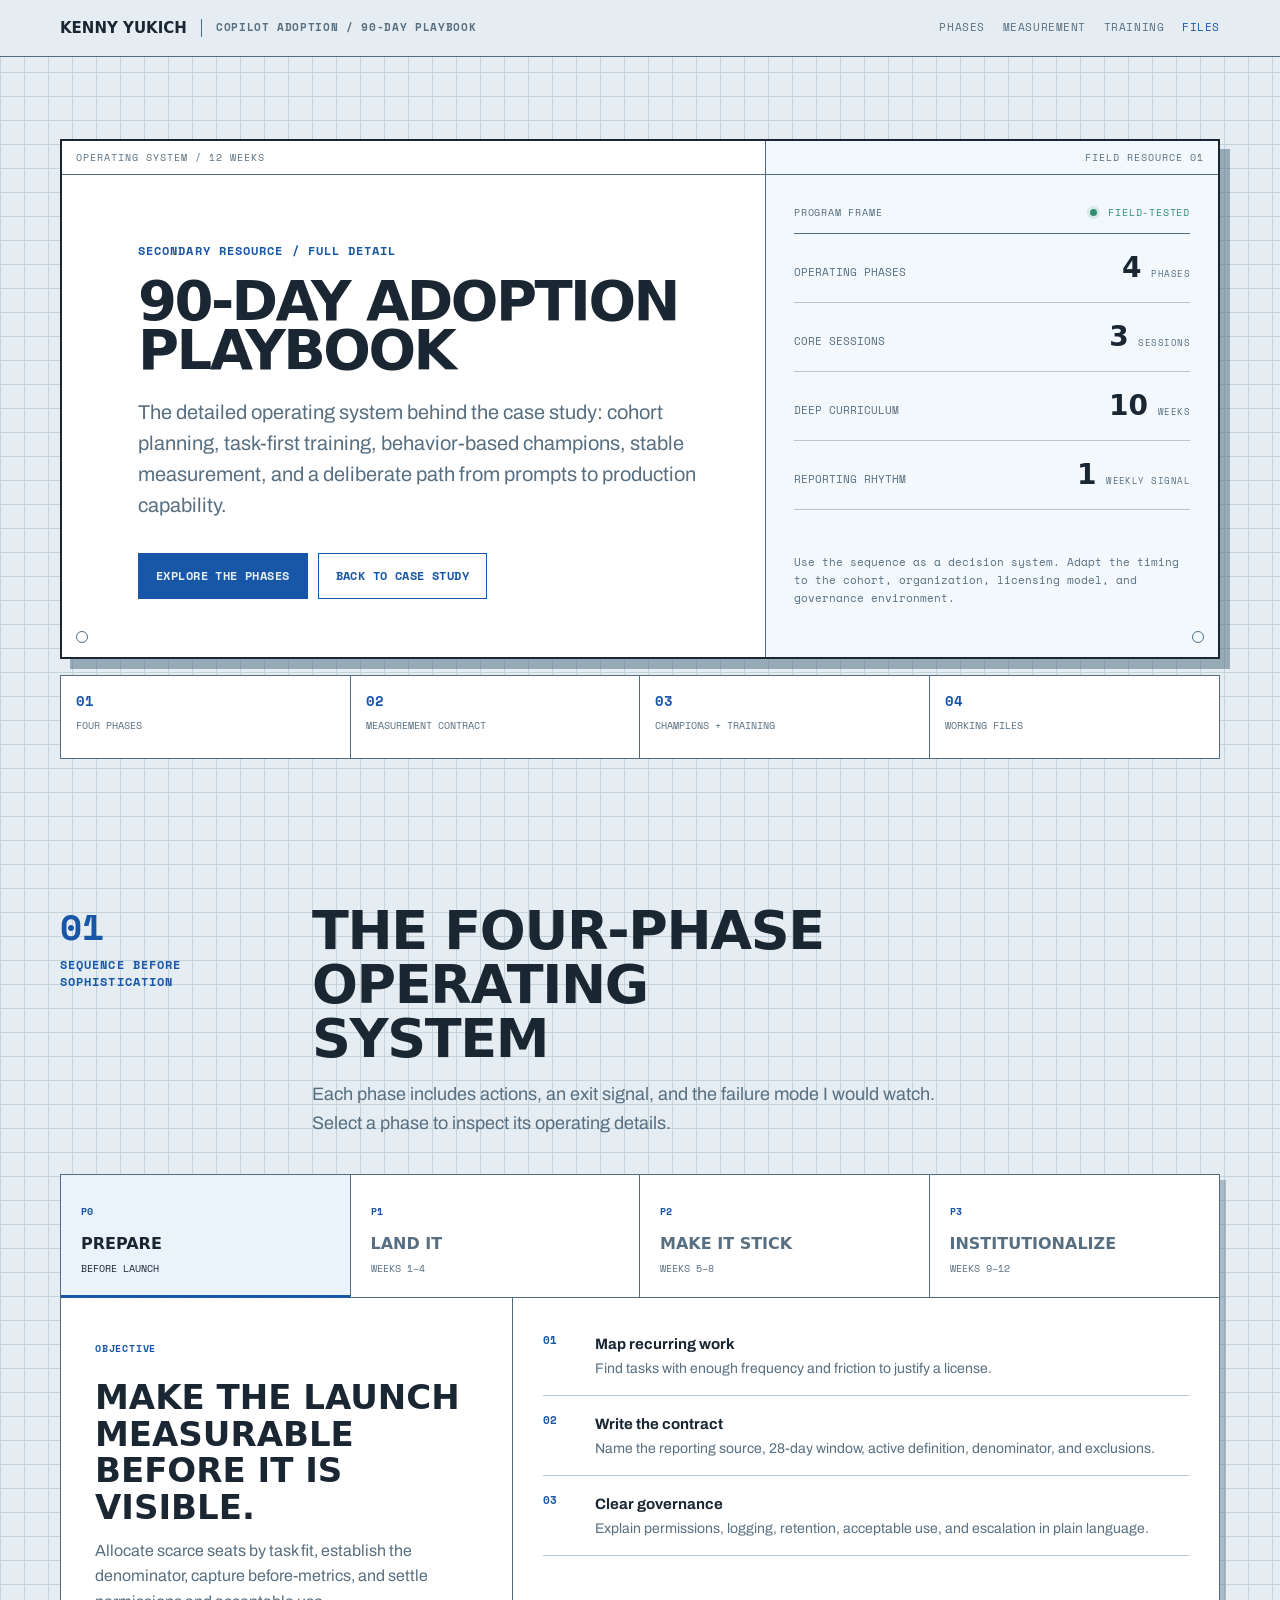
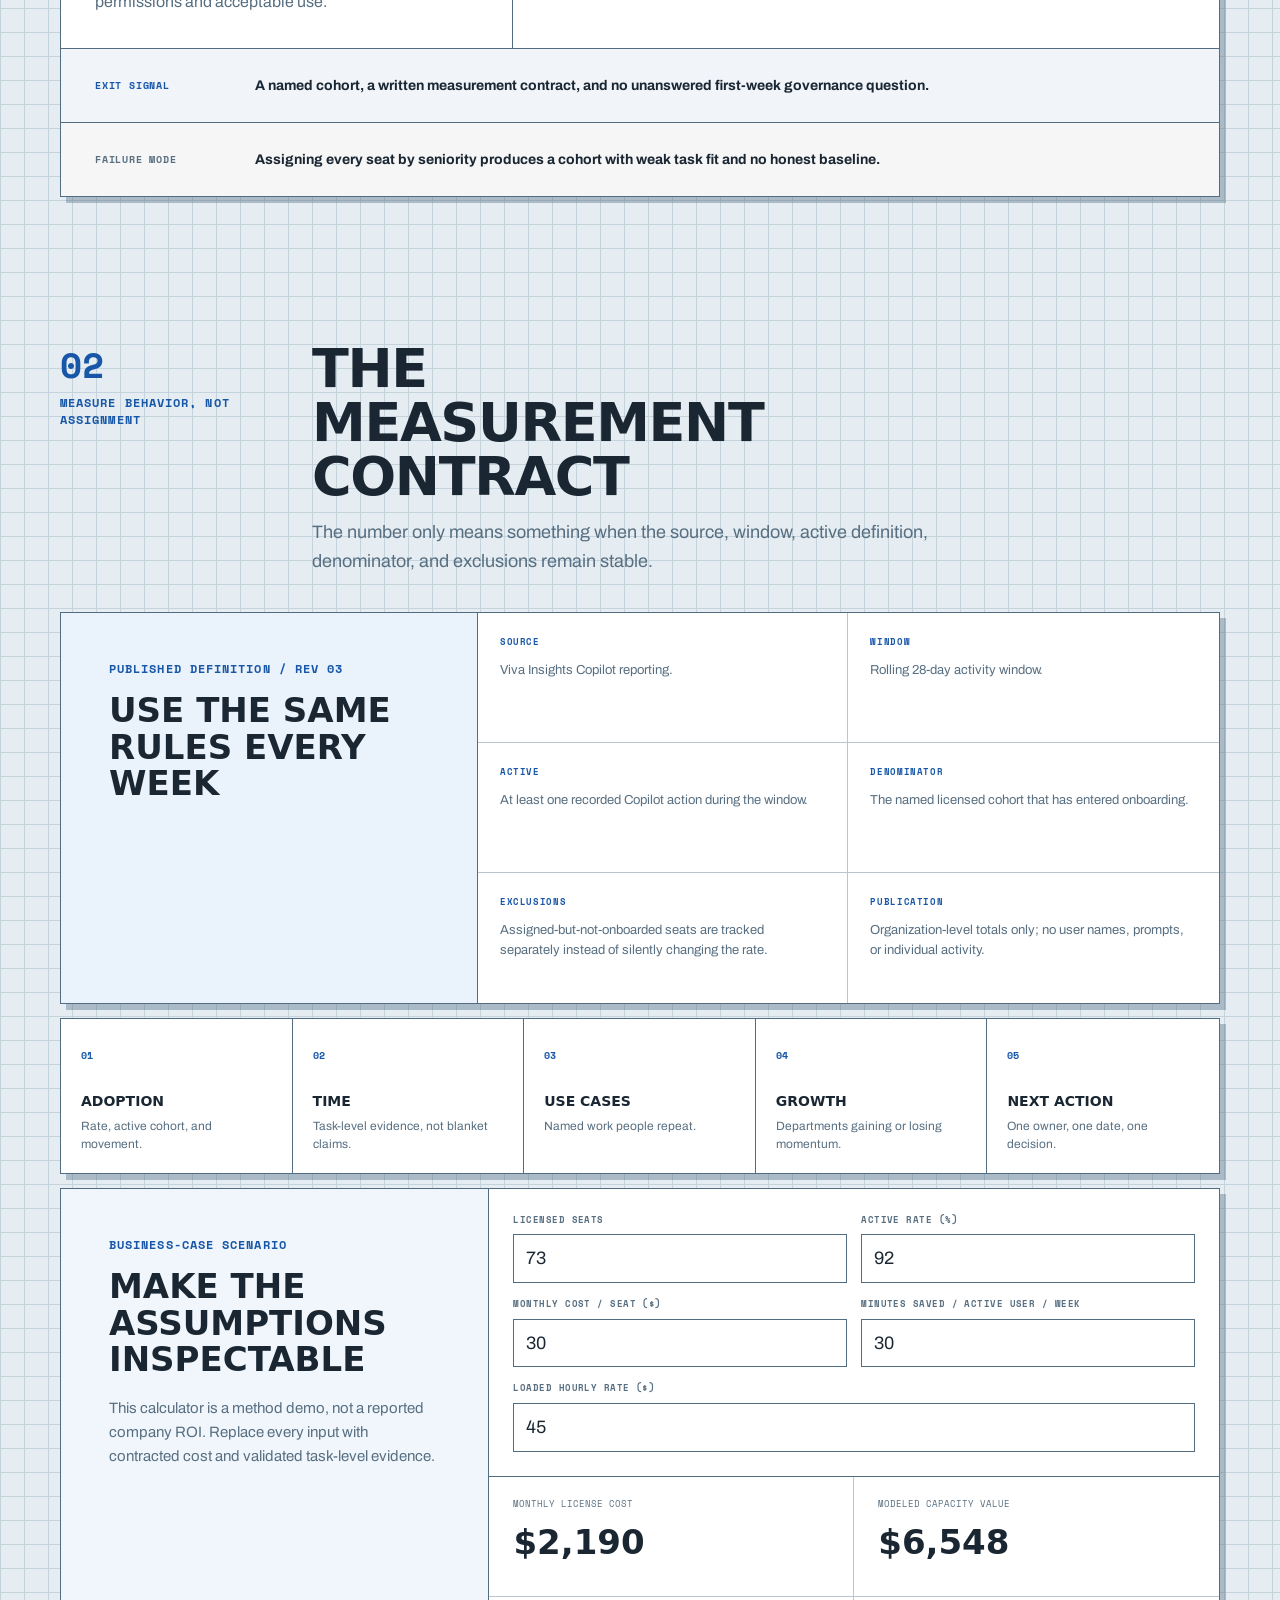
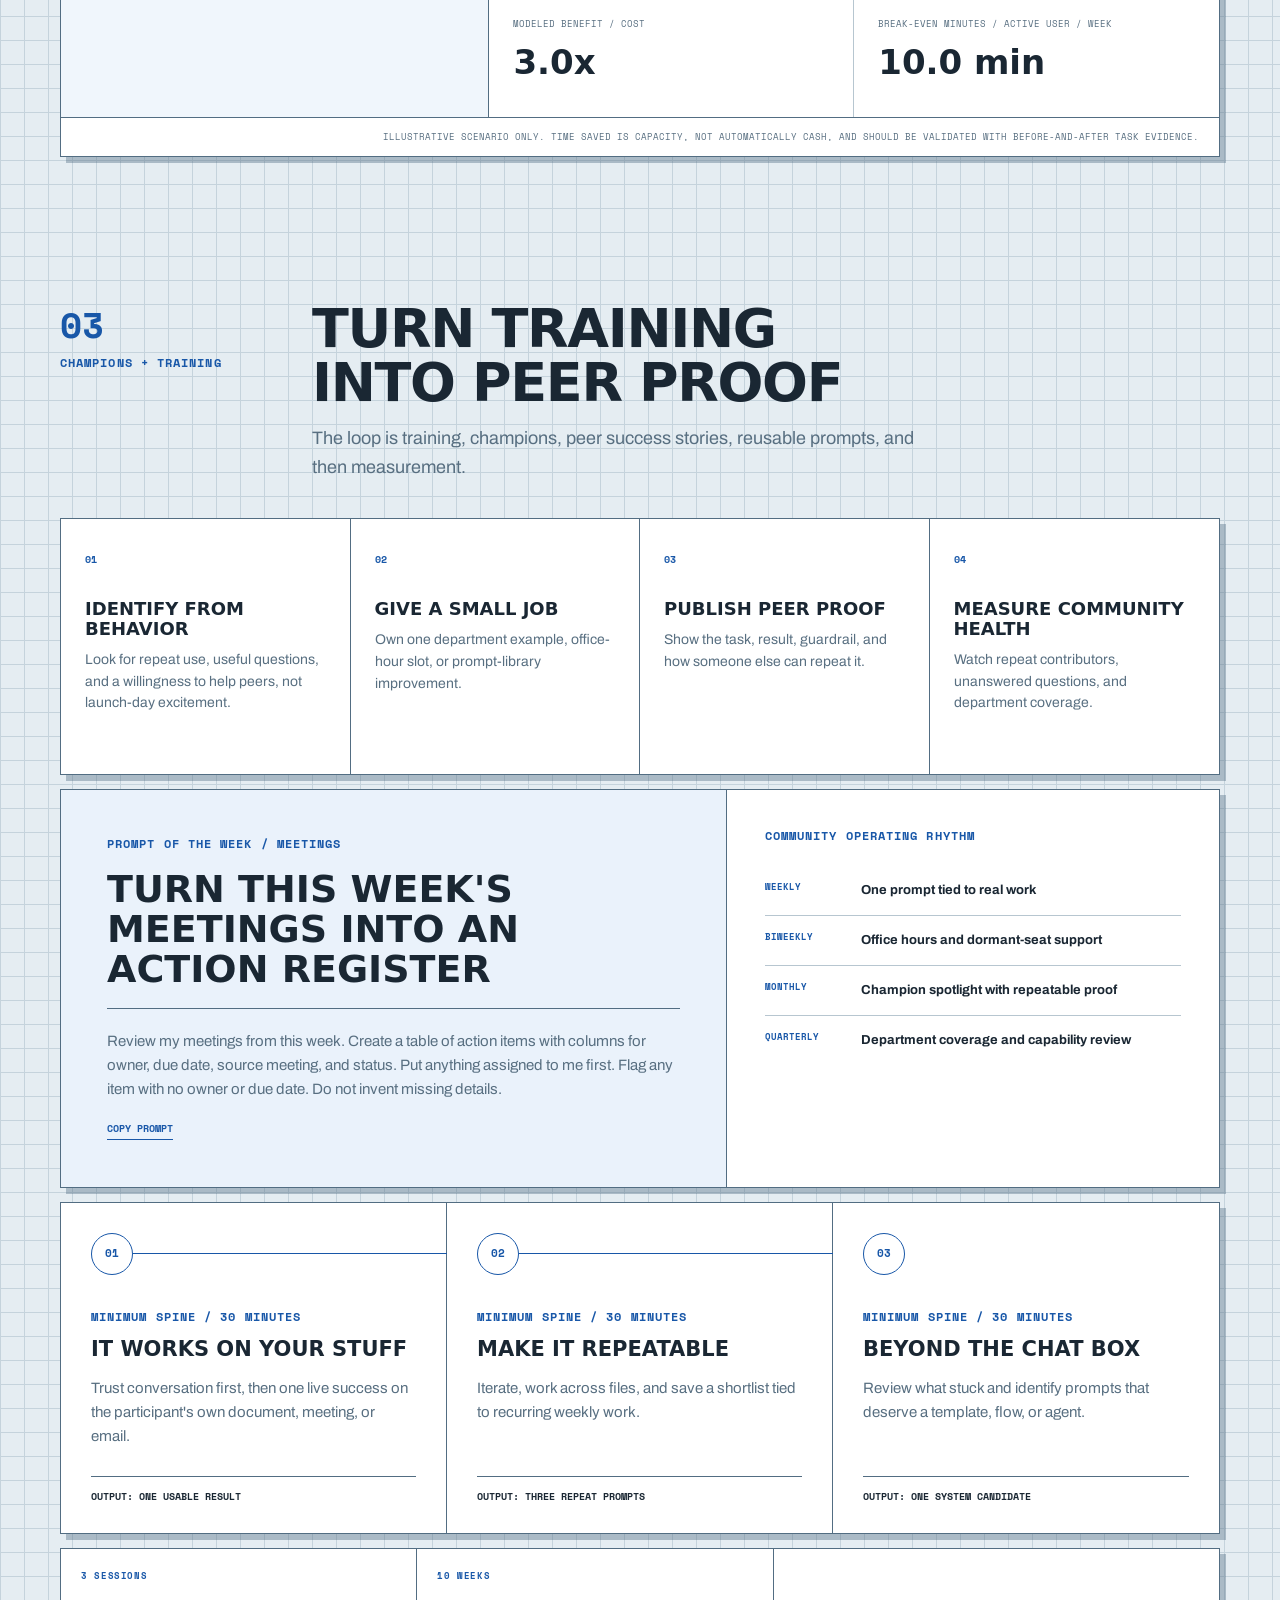
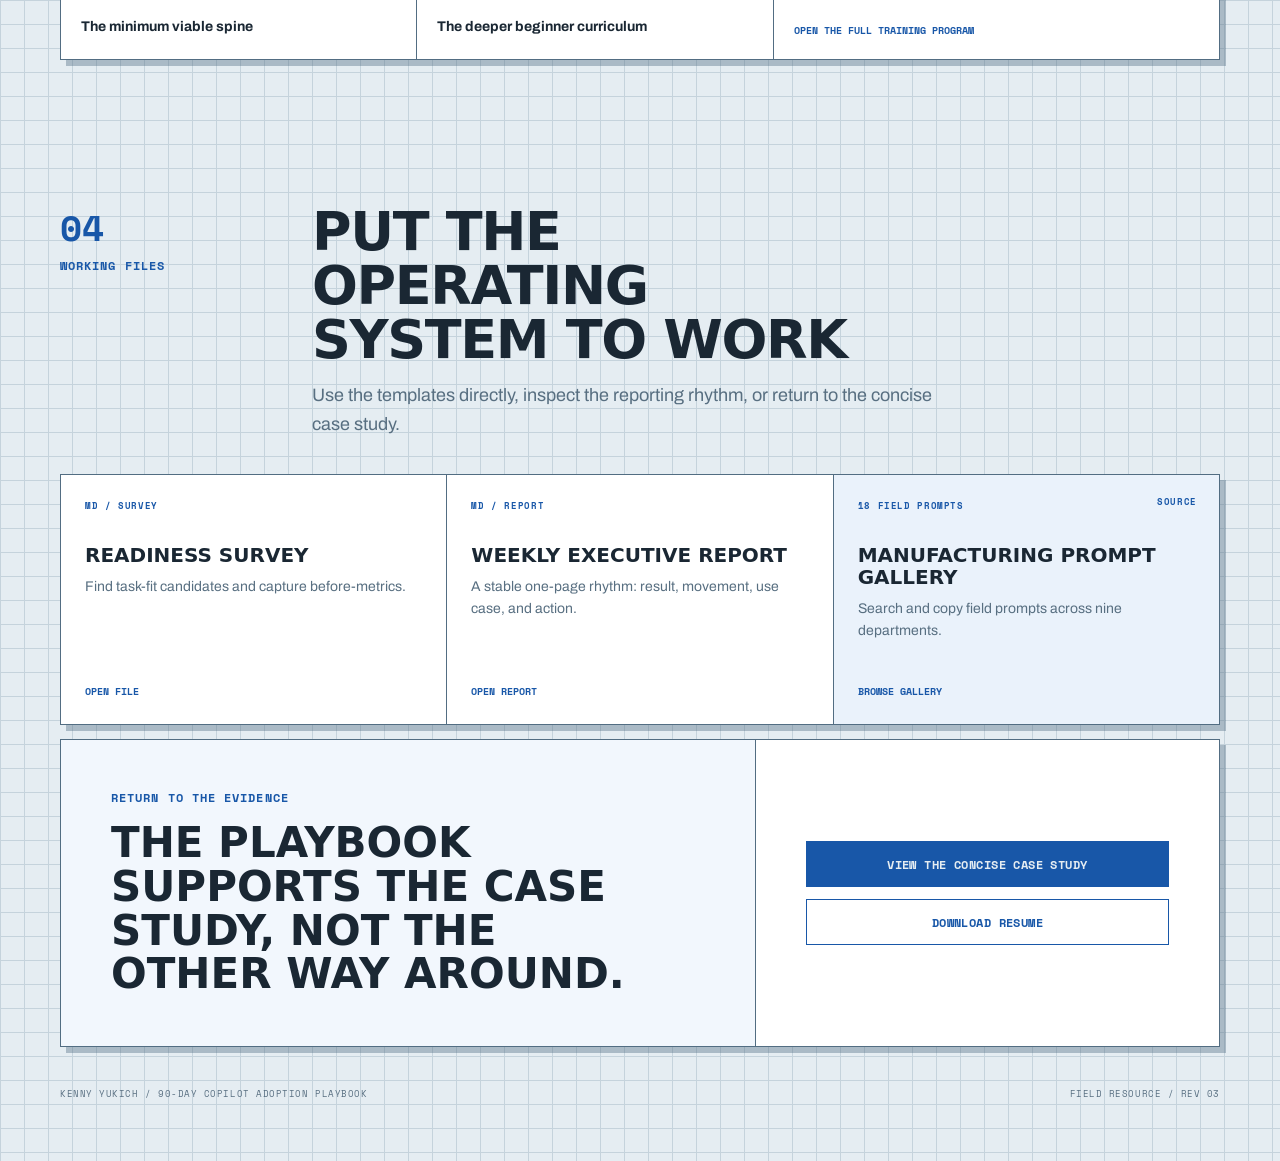
<file: copilot-kit-adoption/90-day-playbook/index.html>
<!DOCTYPE html>
<html lang="en">
<head>
<meta charset="utf-8">
<meta name="viewport" content="width=device-width, initial-scale=1">
<title>90-Day Copilot Adoption Playbook — Kenny Yukich</title>
<meta name="description" content="A detailed four-phase Microsoft 365 Copilot adoption operating system for cohort planning, task-first training, champions, measurement, and workflow graduation.">
<meta property="og:title" content="90-Day Copilot Adoption Playbook — Kenny Yukich">
<meta property="og:description" content="The detailed operating system behind a manufacturing Copilot program that reached 92% active adoption.">
<meta property="og:type" content="article">
<meta property="og:url" content="https://kennyyukich.com/copilot-kit-adoption/90-day-playbook/">
<meta property="og:image" content="https://kennyyukich.com/img/og-image.jpg">
<meta name="twitter:card" content="summary_large_image">
<link rel="icon" href="/img/portrait.jpg">
<link rel="preconnect" href="https://fonts.googleapis.com">
<link rel="preconnect" href="https://fonts.gstatic.com" crossorigin>
<link href="https://fonts.googleapis.com/css2?family=Archivo:wght@500;600;700&family=Archivo+Expanded:wght@600;700&family=Space+Mono:wght@400;700&display=swap" rel="stylesheet">
<link rel="stylesheet" href="../../copilot-adoption-kit/styles.css">
<link rel="stylesheet" href="../styles.css">
<script type="application/ld+json">
{
  "@context": "https://schema.org",
  "@type": "HowTo",
  "name": "Run a measurable Microsoft 365 Copilot adoption program",
  "description": "A four-phase operating model for preparing, landing, reinforcing, and institutionalizing Copilot adoption.",
  "author": {"@type": "Person", "name": "Kenny Yukich", "url": "https://kennyyukich.com"},
  "url": "https://kennyyukich.com/copilot-kit-adoption/90-day-playbook/",
  "step": [
    {"@type": "HowToStep", "name": "Prepare", "text": "Allocate licenses by task fit, define the measurement contract, and clear governance questions."},
    {"@type": "HowToStep", "name": "Land it", "text": "Train on real work, create first wins, and publish an honest baseline."},
    {"@type": "HowToStep", "name": "Make it stick", "text": "Use champions, office hours, manufacturing prompts, and deliberate dormant-seat follow-up."},
    {"@type": "HowToStep", "name": "Institutionalize", "text": "Turn repeated prompts into templates, flows, agents, and owned business capabilities."}
  ]
}
</script>
</head>
<body>
<a class="skip-link" href="#main">Skip to content</a>

<header class="site-bar">
  <div class="site-bar__inner">
    <a class="brand" href="/">Kenny Yukich</a>
    <span class="site-bar__divider" aria-hidden="true"></span>
    <a class="product-name" href="/copilot-kit-adoption/">Copilot Adoption / 90-Day Playbook</a>
    <button class="nav-toggle" type="button" aria-expanded="false" aria-controls="resource-nav">Menu</button>
    <nav class="resource-nav" id="resource-nav" aria-label="Playbook navigation">
      <a href="#phases">Phases</a>
      <a href="#measurement">Measurement</a>
      <a href="#community">Training</a>
      <a href="#files">Files</a>
    </nav>
  </div>
</header>

<main id="main">
  <section class="hero shell" id="top" aria-labelledby="page-title">
    <div class="hero-plate hero-plate--field hero-plate--resource">
      <div class="hero-plate__rail" aria-hidden="true">
        <span>OPERATING SYSTEM / 12 WEEKS</span>
        <span>FIELD RESOURCE 01</span>
      </div>
      <div class="hero-copy">
        <p class="eyebrow">Secondary resource / Full detail</p>
        <h1 id="page-title">90-Day Adoption Playbook</h1>
        <p class="hero-lede">The detailed operating system behind the case study: cohort planning, task-first training, behavior-based champions, stable measurement, and a deliberate path from prompts to production capability.</p>
        <div class="hero-actions">
          <a class="button button--primary" href="#phases">Explore the phases</a>
          <a class="button button--secondary" href="/copilot-kit-adoption/">Back to case study</a>
        </div>
      </div>
      <aside class="hero-instrument" aria-label="Playbook summary">
        <div class="instrument-head"><span>Program frame</span><span class="status"><i aria-hidden="true"></i> Field-tested</span></div>
        <dl class="readouts">
          <div><dt>Operating phases</dt><dd>4 <small>phases</small></dd></div>
          <div><dt>Core sessions</dt><dd>3 <small>sessions</small></dd></div>
          <div><dt>Deep curriculum</dt><dd>10 <small>weeks</small></dd></div>
          <div><dt>Reporting rhythm</dt><dd>1 <small>weekly signal</small></dd></div>
        </dl>
        <p class="instrument-note">Use the sequence as a decision system. Adapt the timing to the cohort, organization, licensing model, and governance environment.</p>
      </aside>
    </div>
    <nav class="module-index module-index--field module-index--compact" aria-label="Playbook sections">
      <a href="#phases"><span>01</span>Four phases</a>
      <a href="#measurement"><span>02</span>Measurement contract</a>
      <a href="#community"><span>03</span>Champions + training</a>
      <a href="#files"><span>04</span>Working files</a>
    </nav>
  </section>

  <section class="module shell" id="phases" aria-labelledby="phases-title">
    <header class="module-head">
      <div><span class="module-number">01</span><p class="eyebrow">Sequence before sophistication</p></div>
      <div><h2 id="phases-title">The four-phase operating system</h2><p>Each phase includes actions, an exit signal, and the failure mode I would watch. Select a phase to inspect its operating details.</p></div>
    </header>

    <div class="phase-system">
      <div class="phase-tabs" role="tablist" aria-label="Adoption phases">
        <button type="button" role="tab" id="phase-tab-0" aria-controls="phase-panel-0" aria-selected="true" data-phase="0"><span class="phase-code">P0</span><strong>Prepare</strong><small>Before launch</small></button>
        <button type="button" role="tab" id="phase-tab-1" aria-controls="phase-panel-1" aria-selected="false" data-phase="1" tabindex="-1"><span class="phase-code">P1</span><strong>Land it</strong><small>Weeks 1&ndash;4</small></button>
        <button type="button" role="tab" id="phase-tab-2" aria-controls="phase-panel-2" aria-selected="false" data-phase="2" tabindex="-1"><span class="phase-code">P2</span><strong>Make it stick</strong><small>Weeks 5&ndash;8</small></button>
        <button type="button" role="tab" id="phase-tab-3" aria-controls="phase-panel-3" aria-selected="false" data-phase="3" tabindex="-1"><span class="phase-code">P3</span><strong>Institutionalize</strong><small>Weeks 9&ndash;12</small></button>
      </div>

      <div class="phase-panels">
        <article class="phase-panel" id="phase-panel-0" role="tabpanel" aria-labelledby="phase-tab-0" data-panel="0">
          <div class="phase-summary"><span>Objective</span><h3>Make the launch measurable before it is visible.</h3><p>Allocate scarce seats by task fit, establish the denominator, capture before-metrics, and settle permissions and acceptable use.</p></div>
          <ol class="action-list">
            <li><span>01</span><div><strong>Map recurring work</strong><p>Find tasks with enough frequency and friction to justify a license.</p></div></li>
            <li><span>02</span><div><strong>Write the contract</strong><p>Name the reporting source, 28-day window, active definition, denominator, and exclusions.</p></div></li>
            <li><span>03</span><div><strong>Clear governance</strong><p>Explain permissions, logging, retention, acceptable use, and escalation in plain language.</p></div></li>
          </ol>
          <div class="phase-proof"><span>Exit signal</span><strong>A named cohort, a written measurement contract, and no unanswered first-week governance question.</strong></div>
          <div class="phase-failure"><span>Failure mode</span><strong>Assigning every seat by seniority produces a cohort with weak task fit and no honest baseline.</strong></div>
        </article>

        <article class="phase-panel" id="phase-panel-1" role="tabpanel" aria-labelledby="phase-tab-1" data-panel="1" hidden>
          <div class="phase-summary"><span>Objective</span><h3>Make the first useful result happen on real work.</h3><p>Launch by department, coach the first attempt, and publish the baseline even when it is unimpressive.</p></div>
          <ol class="action-list">
            <li><span>W1</span><div><strong>Start with the job</strong><p>Use the participant's document, meeting, email, or operational decision.</p></div></li>
            <li><span>W2</span><div><strong>Run the minimum spine</strong><p>Deliver the first focused 30-minute session and schedule the next two.</p></div></li>
            <li><span>W3</span><div><strong>Publish peer proof</strong><p>Show one specific result, who it helped, and how the next person can repeat it.</p></div></li>
          </ol>
          <div class="phase-proof"><span>Exit signal</span><strong>Every participant has one usable result and the program has its first honest weekly report.</strong></div>
          <div class="phase-failure"><span>Failure mode</span><strong>A polished feature tour creates familiarity without changing a single weekly behavior.</strong></div>
        </article>

        <article class="phase-panel" id="phase-panel-2" role="tabpanel" aria-labelledby="phase-tab-2" data-panel="2" hidden>
          <div class="phase-summary"><span>Objective</span><h3>Convert early wins into peer-supported habits.</h3><p>Deepen examples by department, support the passive middle, and treat dormant seats as a coaching signal before a reclaim signal.</p></div>
          <ol class="action-list">
            <li><span>05</span><div><strong>Run office hours</strong><p>Specific stuck points now outperform another broad class.</p></div></li>
            <li><span>06</span><div><strong>Seed the community</strong><p>Use prompt-of-the-week, champion spotlights, and a two-week challenge to convert lurkers.</p></div></li>
            <li><span>07</span><div><strong>Support before reclaim</strong><p>Check in, coach once, name the task gap, then reallocate deliberately.</p></div></li>
          </ol>
          <div class="phase-proof"><span>Exit signal</span><strong>Usage is concentrated around named weekly tasks, and champions are creating peer pull.</strong></div>
          <div class="phase-failure"><span>Failure mode</span><strong>Choosing champions by enthusiasm alone creates visible advocates who do not change peer behavior.</strong></div>
        </article>

        <article class="phase-panel" id="phase-panel-3" role="tabpanel" aria-labelledby="phase-tab-3" data-panel="3" hidden>
          <div class="phase-summary"><span>Objective</span><h3>Graduate useful behavior into business capability.</h3><p>Review what survived, assign ownership, and promote repeated prompts into templates, flows, agents, or applications.</p></div>
          <ol class="action-list">
            <li><span>09</span><div><strong>Review what stuck</strong><p>Name the workflows that survived weekly use and retire the ones that did not.</p></div></li>
            <li><span>10</span><div><strong>Apply the graduation gate</strong><p>Check repetition, shared value, stable data, ownership, and acceptable error cost.</p></div></li>
            <li><span>11</span><div><strong>Set the cadence</strong><p>Weekly signal report, monthly peer spotlight, quarterly capability review.</p></div></li>
          </ol>
          <div class="phase-proof"><span>Exit signal</span><strong>The program has owners, operating rhythms, and an evidence-backed automation backlog.</strong></div>
          <div class="phase-failure"><span>Failure mode</span><strong>Automating novelty creates brittle systems with no owner, no repeat use, and no credible value case.</strong></div>
        </article>
      </div>
    </div>
  </section>

  <section class="module shell" id="measurement" aria-labelledby="measurement-title">
    <header class="module-head">
      <div><span class="module-number">02</span><p class="eyebrow">Measure behavior, not assignment</p></div>
      <div><h2 id="measurement-title">The measurement contract</h2><p>The number only means something when the source, window, active definition, denominator, and exclusions remain stable.</p></div>
    </header>

    <div class="contract-board">
      <div class="contract-head"><p class="eyebrow">Published definition / Rev 03</p><h3>Use the same rules every week</h3></div>
      <dl class="contract-list">
        <div><dt>Source</dt><dd>Viva Insights Copilot reporting.</dd></div>
        <div><dt>Window</dt><dd>Rolling 28-day activity window.</dd></div>
        <div><dt>Active</dt><dd>At least one recorded Copilot action during the window.</dd></div>
        <div><dt>Denominator</dt><dd>The named licensed cohort that has entered onboarding.</dd></div>
        <div><dt>Exclusions</dt><dd>Assigned-but-not-onboarded seats are tracked separately instead of silently changing the rate.</dd></div>
        <div><dt>Publication</dt><dd>Organization-level totals only; no user names, prompts, or individual activity.</dd></div>
      </dl>
    </div>

    <div class="executive-strip" aria-label="Weekly executive report contents">
      <div><span>01</span><strong>Adoption</strong><p>Rate, active cohort, and movement.</p></div>
      <div><span>02</span><strong>Time</strong><p>Task-level evidence, not blanket claims.</p></div>
      <div><span>03</span><strong>Use cases</strong><p>Named work people repeat.</p></div>
      <div><span>04</span><strong>Growth</strong><p>Departments gaining or losing momentum.</p></div>
      <div><span>05</span><strong>Next action</strong><p>One owner, one date, one decision.</p></div>
    </div>

    <section class="roi-board" aria-labelledby="roi-title">
      <div class="roi-copy"><p class="eyebrow">Business-case scenario</p><h3 id="roi-title">Make the assumptions inspectable</h3><p>This calculator is a method demo, not a reported company ROI. Replace every input with contracted cost and validated task-level evidence.</p></div>
      <form class="roi-form" id="roi-form">
        <label><span>Licensed seats</span><input id="roi-seats" type="number" min="1" step="1" value="73"></label>
        <label><span>Active rate (%)</span><input id="roi-active" type="number" min="0" max="100" step="1" value="92"></label>
        <label><span>Monthly cost / seat ($)</span><input id="roi-cost" type="number" min="0" step="0.01" value="30"></label>
        <label><span>Minutes saved / active user / week</span><input id="roi-minutes" type="number" min="0" step="5" value="30"></label>
        <label><span>Loaded hourly rate ($)</span><input id="roi-rate" type="number" min="0" step="1" value="45"></label>
      </form>
      <div class="roi-results" aria-live="polite">
        <div><span>Monthly license cost</span><strong id="roi-monthly-cost">$0</strong></div>
        <div><span>Modeled capacity value</span><strong id="roi-capacity-value">$0</strong></div>
        <div><span>Modeled benefit / cost</span><strong id="roi-ratio">0.0x</strong></div>
        <div><span>Break-even minutes / active user / week</span><strong id="roi-break-even">0 min</strong></div>
      </div>
      <p class="roi-note">Illustrative scenario only. Time saved is capacity, not automatically cash, and should be validated with before-and-after task evidence.</p>
    </section>
  </section>

  <section class="module shell" id="community" aria-labelledby="community-title">
    <header class="module-head">
      <div><span class="module-number">03</span><p class="eyebrow">Champions + training</p></div>
      <div><h2 id="community-title">Turn training into peer proof</h2><p>The loop is training, champions, peer success stories, reusable prompts, and then measurement.</p></div>
    </header>

    <div class="champion-grid">
      <article><span>01</span><h3>Identify from behavior</h3><p>Look for repeat use, useful questions, and a willingness to help peers, not launch-day excitement.</p></article>
      <article><span>02</span><h3>Give a small job</h3><p>Own one department example, office-hour slot, or prompt-library improvement.</p></article>
      <article><span>03</span><h3>Publish peer proof</h3><p>Show the task, result, guardrail, and how someone else can repeat it.</p></article>
      <article><span>04</span><h3>Measure community health</h3><p>Watch repeat contributors, unanswered questions, and department coverage.</p></article>
    </div>

    <div class="community-board">
      <article class="prompt-of-week">
        <p class="eyebrow">Prompt of the week / Meetings</p>
        <h3>Turn this week's meetings into an action register</h3>
        <blockquote id="weekly-prompt">Review my meetings from this week. Create a table of action items with columns for owner, due date, source meeting, and status. Put anything assigned to me first. Flag any item with no owner or due date. Do not invent missing details.</blockquote>
        <button class="copy-prompt" type="button" data-copy-target="#weekly-prompt">Copy prompt</button>
      </article>
      <div class="community-rhythm">
        <p class="eyebrow">Community operating rhythm</p>
        <ol>
          <li><span>Weekly</span><strong>One prompt tied to real work</strong></li>
          <li><span>Biweekly</span><strong>Office hours and dormant-seat support</strong></li>
          <li><span>Monthly</span><strong>Champion spotlight with repeatable proof</strong></li>
          <li><span>Quarterly</span><strong>Department coverage and capability review</strong></li>
        </ol>
      </div>
    </div>

    <div class="training-track training-track--field">
      <article><span class="track-marker">01</span><p class="eyebrow">Minimum spine / 30 minutes</p><h3>It works on your stuff</h3><p>Trust conversation first, then one live success on the participant's own document, meeting, or email.</p><strong>Output: one usable result</strong></article>
      <article><span class="track-marker">02</span><p class="eyebrow">Minimum spine / 30 minutes</p><h3>Make it repeatable</h3><p>Iterate, work across files, and save a shortlist tied to recurring weekly work.</p><strong>Output: three repeat prompts</strong></article>
      <article><span class="track-marker">03</span><p class="eyebrow">Minimum spine / 30 minutes</p><h3>Beyond the chat box</h3><p>Review what stuck and identify prompts that deserve a template, flow, or agent.</p><strong>Output: one system candidate</strong></article>
    </div>

    <div class="deep-track">
      <div><span>3 sessions</span><strong>The minimum viable spine</strong></div>
      <div><span>10 weeks</span><strong>The deeper beginner curriculum</strong></div>
      <a href="https://github.com/Kenny-Yukich/Copilot-Adoption-Campaign/blob/main/docs/04-training-program.md" target="_blank" rel="noreferrer">Open the full training program</a>
    </div>
  </section>

  <section class="module shell" id="files" aria-labelledby="files-title">
    <header class="module-head">
      <div><span class="module-number">04</span><p class="eyebrow">Working files</p></div>
      <div><h2 id="files-title">Put the operating system to work</h2><p>Use the templates directly, inspect the reporting rhythm, or return to the concise case study.</p></div>
    </header>
    <div class="download-grid download-grid--focused">
      <a href="https://github.com/Kenny-Yukich/Copilot-Adoption-Campaign/blob/main/templates/surveys/readiness-survey.md" target="_blank" rel="noreferrer"><span>MD / SURVEY</span><h3>Readiness Survey</h3><p>Find task-fit candidates and capture before-metrics.</p><b>Open file</b></a>
      <a href="https://github.com/Kenny-Yukich/Copilot-Adoption-Campaign/blob/main/templates/reports/weekly-adoption-report-template.md" target="_blank" rel="noreferrer"><span>MD / REPORT</span><h3>Weekly Executive Report</h3><p>A stable one-page rhythm: result, movement, use case, and action.</p><b>Open report</b></a>
      <a class="download-grid__featured" href="/copilot-kit-adoption/prompt-gallery/"><span>18 FIELD PROMPTS</span><h3>Manufacturing Prompt Gallery</h3><p>Search and copy field prompts across nine departments.</p><b>Browse gallery</b></a>
    </div>
    <div class="companion-exit">
      <div><p class="eyebrow">Return to the evidence</p><h2>The playbook supports the case study, not the other way around.</h2></div>
      <div><a class="button button--primary" href="/copilot-kit-adoption/">View the concise case study</a><a class="button button--secondary" href="/Kenny_Yukich_Resume_Aug2026%20(3).docx" download="Kenny-Yukich-Resume.docx">Download resume</a></div>
    </div>
  </section>
</main>

<footer class="footer shell">
  <span>KENNY YUKICH / 90-DAY COPILOT ADOPTION PLAYBOOK</span>
  <span>FIELD RESOURCE / REV 03</span>
</footer>
<script src="../../copilot-adoption-kit/app.js" defer></script>
<script src="../app.js" defer></script>
</body>
</html>
</file>
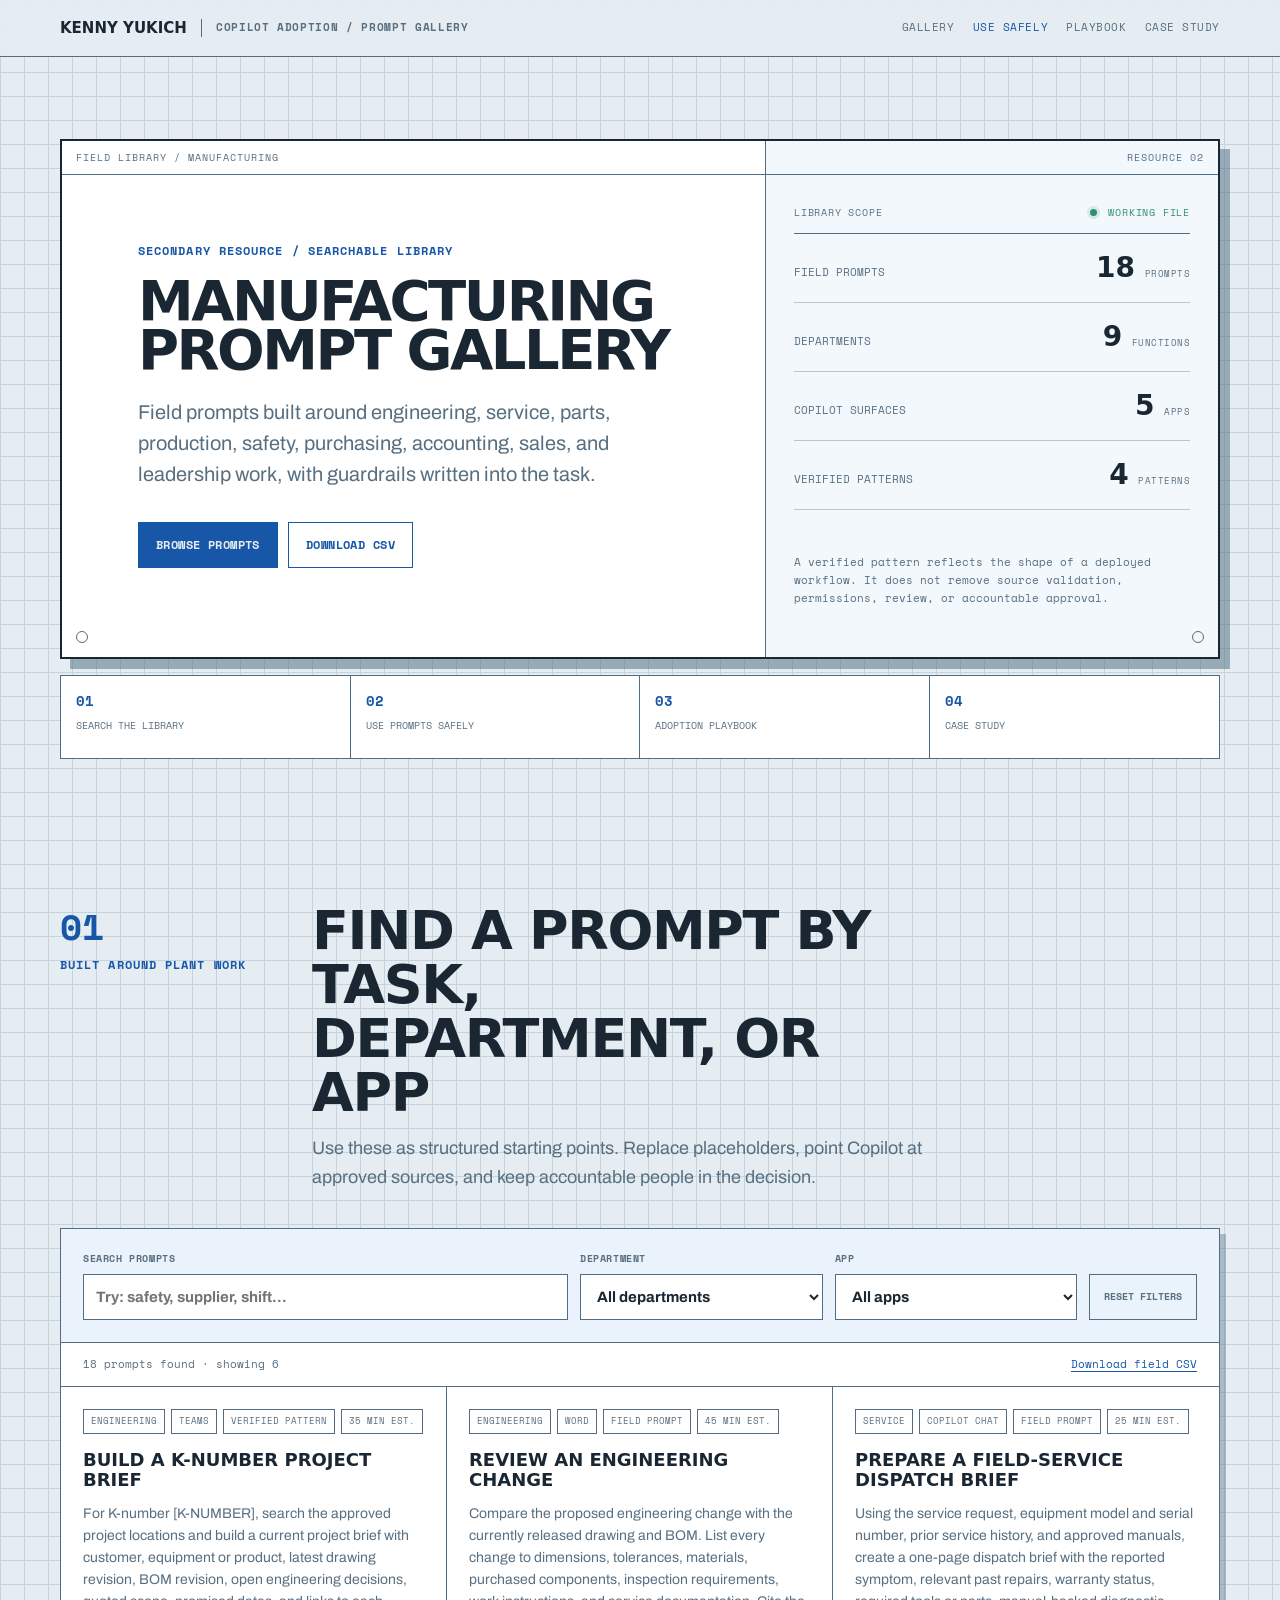
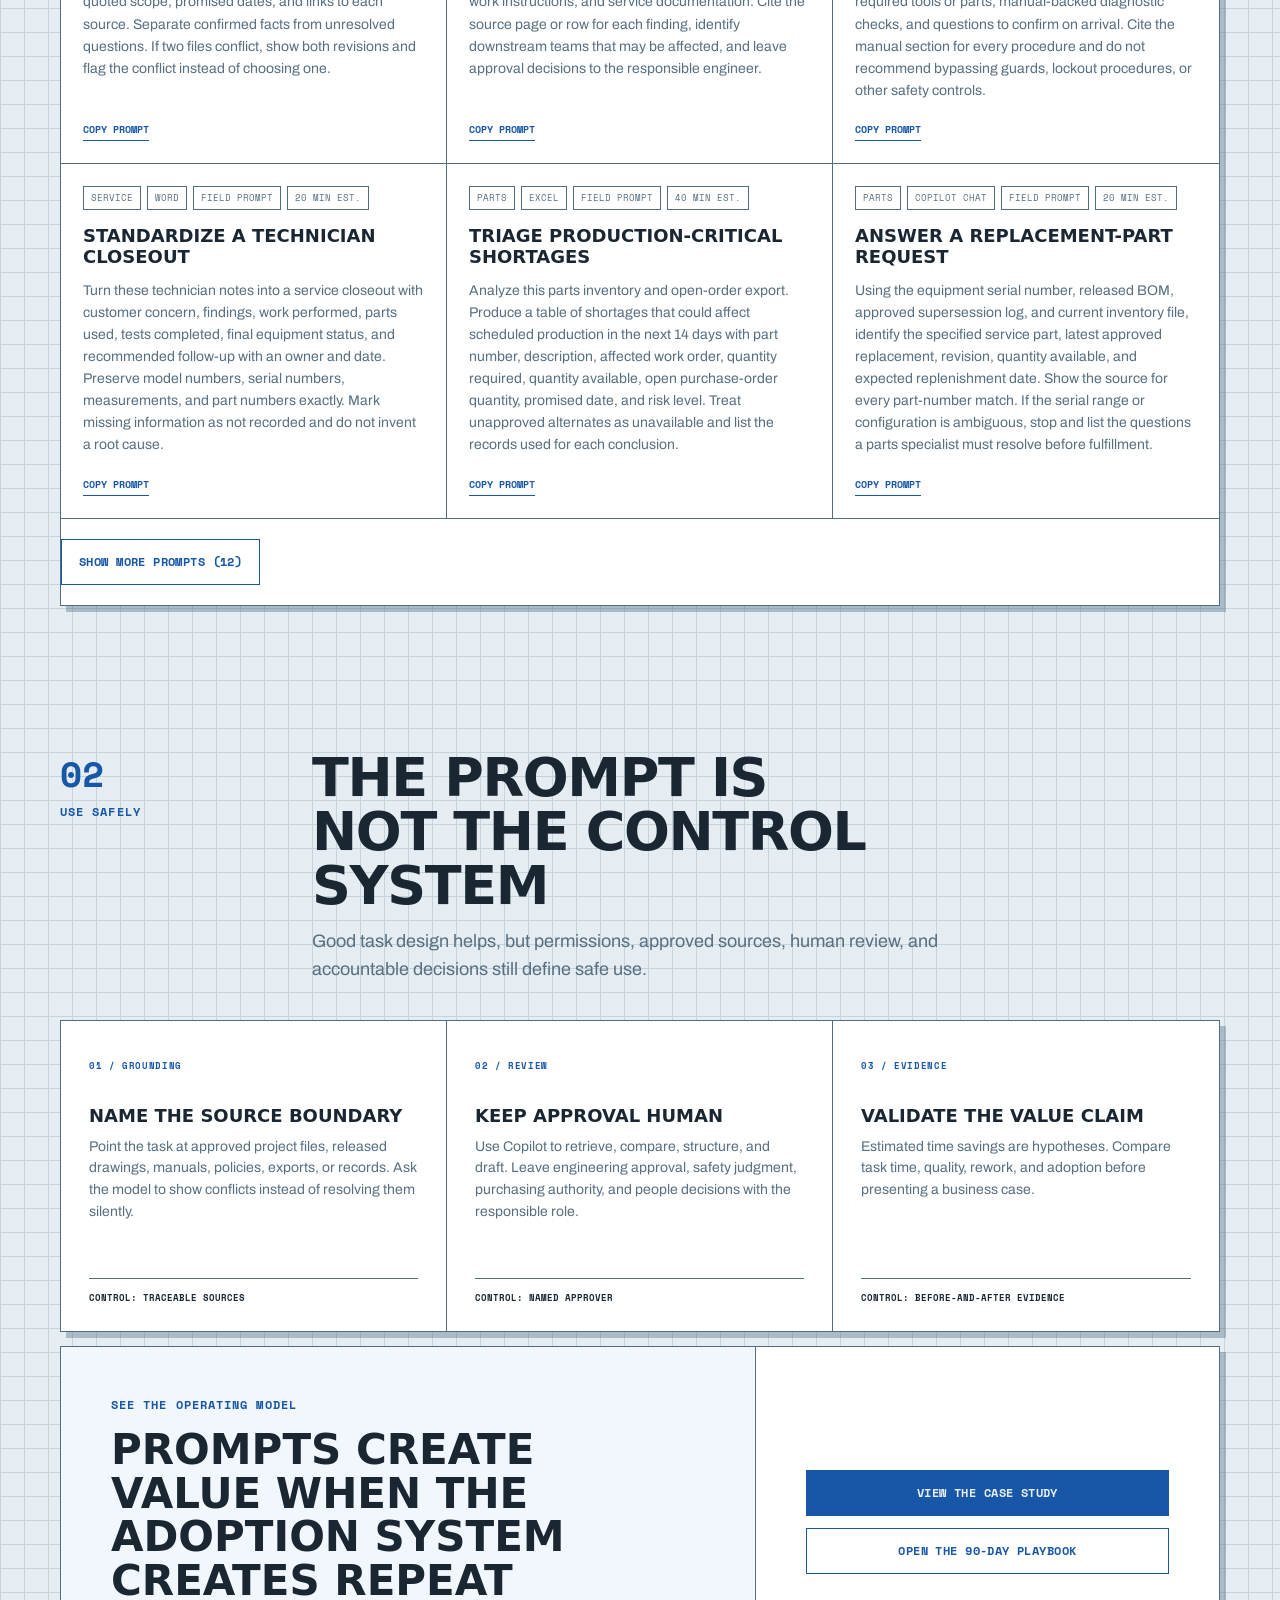
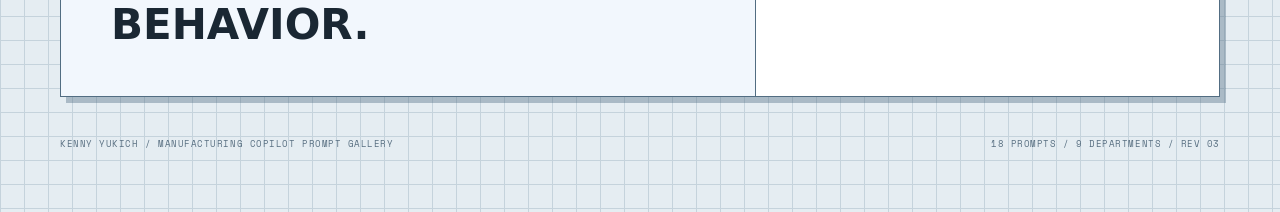
<file: copilot-kit-adoption/prompt-gallery/index.html>
<!DOCTYPE html>
<html lang="en">
<head>
<meta charset="utf-8">
<meta name="viewport" content="width=device-width, initial-scale=1">
<title>Manufacturing Copilot Prompt Gallery — Kenny Yukich</title>
<meta name="description" content="Search 18 field-focused Microsoft 365 Copilot prompts across engineering, service, parts, production, safety, purchasing, accounting, sales, and leadership.">
<meta property="og:title" content="Manufacturing Copilot Prompt Gallery — Kenny Yukich">
<meta property="og:description" content="A searchable field prompt library built around real manufacturing work.">
<meta property="og:type" content="website">
<meta property="og:url" content="https://kennyyukich.com/copilot-kit-adoption/prompt-gallery/">
<meta property="og:image" content="https://kennyyukich.com/img/og-image.jpg">
<meta name="twitter:card" content="summary_large_image">
<link rel="icon" href="/img/portrait.jpg">
<link rel="preconnect" href="https://fonts.googleapis.com">
<link rel="preconnect" href="https://fonts.gstatic.com" crossorigin>
<link href="https://fonts.googleapis.com/css2?family=Archivo:wght@500;600;700&family=Archivo+Expanded:wght@600;700&family=Space+Mono:wght@400;700&display=swap" rel="stylesheet">
<link rel="stylesheet" href="../../copilot-adoption-kit/styles.css">
<link rel="stylesheet" href="../styles.css">
<script type="application/ld+json">
{
  "@context": "https://schema.org",
  "@type": "CollectionPage",
  "name": "Manufacturing Copilot Prompt Gallery",
  "description": "A searchable collection of 18 field-focused Microsoft 365 Copilot prompts across nine manufacturing departments.",
  "url": "https://kennyyukich.com/copilot-kit-adoption/prompt-gallery/",
  "author": {"@type": "Person", "name": "Kenny Yukich", "url": "https://kennyyukich.com"}
}
</script>
</head>
<body>
<a class="skip-link" href="#main">Skip to content</a>

<header class="site-bar">
  <div class="site-bar__inner">
    <a class="brand" href="/">Kenny Yukich</a>
    <span class="site-bar__divider" aria-hidden="true"></span>
    <a class="product-name" href="/copilot-kit-adoption/">Copilot Adoption / Prompt Gallery</a>
    <button class="nav-toggle" type="button" aria-expanded="false" aria-controls="resource-nav">Menu</button>
    <nav class="resource-nav" id="resource-nav" aria-label="Prompt gallery navigation">
      <a href="#gallery">Gallery</a>
      <a href="#guardrails">Use safely</a>
      <a href="/copilot-kit-adoption/90-day-playbook/">Playbook</a>
      <a href="/copilot-kit-adoption/">Case study</a>
    </nav>
  </div>
</header>

<main id="main">
  <section class="hero shell" id="top" aria-labelledby="page-title">
    <div class="hero-plate hero-plate--field hero-plate--resource">
      <div class="hero-plate__rail" aria-hidden="true">
        <span>FIELD LIBRARY / MANUFACTURING</span>
        <span>RESOURCE 02</span>
      </div>
      <div class="hero-copy">
        <p class="eyebrow">Secondary resource / Searchable library</p>
        <h1 id="page-title">Manufacturing Prompt Gallery</h1>
        <p class="hero-lede">Field prompts built around engineering, service, parts, production, safety, purchasing, accounting, sales, and leadership work, with guardrails written into the task.</p>
        <div class="hero-actions">
          <a class="button button--primary" href="#gallery">Browse prompts</a>
          <a class="button button--secondary" href="../data/prompt-gallery.csv" download>Download CSV</a>
        </div>
      </div>
      <aside class="hero-instrument" aria-label="Prompt library summary">
        <div class="instrument-head"><span>Library scope</span><span class="status"><i aria-hidden="true"></i> Working file</span></div>
        <dl class="readouts">
          <div><dt>Field prompts</dt><dd id="hero-prompt-count">18 <small>prompts</small></dd></div>
          <div><dt>Departments</dt><dd>9 <small>functions</small></dd></div>
          <div><dt>Copilot surfaces</dt><dd>5 <small>apps</small></dd></div>
          <div><dt>Verified patterns</dt><dd>4 <small>patterns</small></dd></div>
        </dl>
        <p class="instrument-note">A verified pattern reflects the shape of a deployed workflow. It does not remove source validation, permissions, review, or accountable approval.</p>
      </aside>
    </div>
    <nav class="module-index module-index--field module-index--compact" aria-label="Prompt gallery sections">
      <a href="#gallery"><span>01</span>Search the library</a>
      <a href="#guardrails"><span>02</span>Use prompts safely</a>
      <a href="/copilot-kit-adoption/90-day-playbook/"><span>03</span>Adoption playbook</a>
      <a href="/copilot-kit-adoption/"><span>04</span>Case study</a>
    </nav>
  </section>

  <section class="module module--wide shell" id="gallery" aria-labelledby="gallery-title">
    <header class="module-head">
      <div><span class="module-number">01</span><p class="eyebrow">Built around plant work</p></div>
      <div><h2 id="gallery-title">Find a prompt by task, department, or app</h2><p>Use these as structured starting points. Replace placeholders, point Copilot at approved sources, and keep accountable people in the decision.</p></div>
    </header>

    <div class="prompt-workbench">
      <form class="prompt-controls" id="prompt-controls" role="search">
        <label class="search-field" for="prompt-search"><span>Search prompts</span><input id="prompt-search" name="search" type="search" placeholder="Try: safety, supplier, shift…" autocomplete="off"></label>
        <label for="department-filter"><span>Department</span><select id="department-filter" name="department"><option value="">All departments</option></select></label>
        <label for="app-filter"><span>App</span><select id="app-filter" name="app"><option value="">All apps</option></select></label>
        <button class="reset-button" id="prompt-reset" type="reset">Reset filters</button>
      </form>
      <div class="result-bar">
        <p id="prompt-status" aria-live="polite">Loading manufacturing prompt library…</p>
        <a href="../data/prompt-gallery.csv" download>Download field CSV</a>
      </div>
      <div class="prompt-grid" id="prompt-grid" data-source="../data/prompt-gallery.csv"></div>
      <button class="button button--secondary load-more" id="load-more" type="button" hidden>Show more prompts</button>
      <noscript><p class="notice">JavaScript is required for prompt search. Download the CSV above to browse the complete library.</p></noscript>
    </div>
  </section>

  <section class="module shell" id="guardrails" aria-labelledby="guardrails-title">
    <header class="module-head">
      <div><span class="module-number">02</span><p class="eyebrow">Use safely</p></div>
      <div><h2 id="guardrails-title">The prompt is not the control system</h2><p>Good task design helps, but permissions, approved sources, human review, and accountable decisions still define safe use.</p></div>
    </header>
    <div class="constraint-grid guardrail-grid">
      <article><span>01 / Grounding</span><h3>Name the source boundary</h3><p>Point the task at approved project files, released drawings, manuals, policies, exports, or records. Ask the model to show conflicts instead of resolving them silently.</p><strong>Control: traceable sources</strong></article>
      <article><span>02 / Review</span><h3>Keep approval human</h3><p>Use Copilot to retrieve, compare, structure, and draft. Leave engineering approval, safety judgment, purchasing authority, and people decisions with the responsible role.</p><strong>Control: named approver</strong></article>
      <article><span>03 / Evidence</span><h3>Validate the value claim</h3><p>Estimated time savings are hypotheses. Compare task time, quality, rework, and adoption before presenting a business case.</p><strong>Control: before-and-after evidence</strong></article>
    </div>

    <div class="companion-exit">
      <div><p class="eyebrow">See the operating model</p><h2>Prompts create value when the adoption system creates repeat behavior.</h2></div>
      <div><a class="button button--primary" href="/copilot-kit-adoption/">View the case study</a><a class="button button--secondary" href="/copilot-kit-adoption/90-day-playbook/">Open the 90-day playbook</a></div>
    </div>
  </section>
</main>

<footer class="footer shell">
  <span>KENNY YUKICH / MANUFACTURING COPILOT PROMPT GALLERY</span>
  <span>18 PROMPTS / 9 DEPARTMENTS / REV 03</span>
</footer>
<script src="../../copilot-adoption-kit/app.js" defer></script>
</body>
</html>
</file>
<file: copilot-adoption-kit/styles.css>
:root {
  --ink: #1a2733;
  --steel: #586F81;
  --line: #526D82;
  --line-soft: #B7C6D0;
  --grid: #C5D3DC;
  --sheet: #E5EDF2;
  --plate: #FFFFFF;
  --blue: #1857a8;
  --blue-dark: #0e3b75;
  --blue-wash: #eaf2fb;
  --signal: #2f8f72;
  --display: "Archivo Expanded", system-ui, sans-serif;
  --body: "Archivo", system-ui, sans-serif;
  --mono: "Space Mono", ui-monospace, monospace;
  --ease: cubic-bezier(.22, .68, .28, 1);
}

@media (prefers-color-scheme: dark) {
  :root {
    --ink: #e7ecef;
    --steel: #93a6b5;
    --line: #687F8E;
    --line-soft: #344753;
    --grid: #19262E;
    --sheet: #091015;
    --plate: #202D36;
    --blue: #5b9be0;
    --blue-dark: #8fc0f2;
    --blue-wash: #17283a;
    --signal: #58bd9f;
  }
}

* { box-sizing: border-box; }
html { scroll-behavior: smooth; -webkit-text-size-adjust: 100%; }
body {
  margin: 0;
  color: var(--ink);
  background-color: var(--sheet);
  background-image:
    linear-gradient(var(--grid) 1px, transparent 1px),
    linear-gradient(90deg, var(--grid) 1px, transparent 1px);
  background-size: 24px 24px;
  font-family: var(--body);
  font-size: 18px;
  line-height: 1.6;
  -webkit-font-smoothing: antialiased;
}

button, input, select { font: inherit; }
button, select { cursor: pointer; }
a { color: var(--blue); text-underline-offset: 3px; }
a:hover { color: var(--blue-dark); }
a:focus-visible, button:focus-visible, input:focus-visible, select:focus-visible {
  outline: 3px solid var(--blue);
  outline-offset: 3px;
}

.skip-link {
  position: fixed;
  left: 18px;
  top: 12px;
  z-index: 100;
  transform: translateY(-180%);
  background: var(--ink);
  color: var(--sheet);
  padding: 10px 14px;
  font-family: var(--mono);
  font-size: 13px;
}
.skip-link:focus { transform: none; }

.shell {
  width: min(1160px, calc(100% - 40px));
  margin-inline: auto;
}

.eyebrow {
  margin: 0;
  color: var(--blue);
  font-family: var(--mono);
  font-size: 12px;
  font-weight: 700;
  letter-spacing: .09em;
  line-height: 1.4;
  text-transform: uppercase;
}

.site-bar {
  position: sticky;
  top: 0;
  z-index: 50;
  border-bottom: 1px solid var(--line);
  background: color-mix(in srgb, var(--sheet) 91%, transparent);
  backdrop-filter: blur(12px);
  -webkit-backdrop-filter: blur(12px);
}
.site-bar__inner {
  width: min(1160px, calc(100% - 40px));
  min-height: 56px;
  margin-inline: auto;
  display: flex;
  align-items: center;
  gap: 14px;
}
.brand, .product-name {
  color: var(--ink);
  border: 0;
  font-family: var(--display);
  font-weight: 700;
  text-decoration: none;
  text-transform: uppercase;
}
.brand { font-size: 15px; }
.product-name { color: var(--steel); font-family: var(--mono); font-size: 11px; letter-spacing: .06em; }
.site-bar__divider { width: 1px; height: 18px; background: var(--line); }
.resource-nav { margin-left: auto; display: flex; align-items: center; gap: 18px; }
.resource-nav a {
  color: var(--steel);
  font-family: var(--mono);
  font-size: 11px;
  letter-spacing: .05em;
  text-decoration: none;
  text-transform: uppercase;
}
.resource-nav a:hover, .resource-nav a.is-active { color: var(--blue); }
.nav-toggle {
  display: none;
  margin-left: auto;
  border: 1px solid var(--line);
  color: var(--ink);
  background: var(--plate);
  padding: 7px 10px;
  font-family: var(--mono);
  font-size: 12px;
  text-transform: uppercase;
}

.hero { padding-top: clamp(36px, 7vw, 82px); }
.hero-plate {
  position: relative;
  display: grid;
  grid-template-columns: 1.45fr .8fr;
  min-height: 520px;
  border: 2px solid var(--ink);
  background: var(--plate);
  box-shadow: 10px 10px 0 color-mix(in srgb, var(--line) 52%, transparent);
}
.hero-plate::before, .hero-plate::after {
  content: "";
  position: absolute;
  width: 10px;
  height: 10px;
  border: 1px solid var(--line);
  border-radius: 50%;
}
.hero-plate::before { left: 14px; bottom: 14px; }
.hero-plate::after { right: 14px; bottom: 14px; }
.hero-plate__rail {
  position: absolute;
  inset: 0 0 auto 0;
  min-height: 34px;
  border-bottom: 1px solid var(--line);
  display: flex;
  align-items: center;
  justify-content: space-between;
  padding: 0 14px;
  color: var(--steel);
  font-family: var(--mono);
  font-size: 10px;
  letter-spacing: .1em;
}
.hero-copy {
  min-width: 0;
  padding: clamp(72px, 8vw, 108px) clamp(30px, 6vw, 76px) 54px;
  border-right: 1px solid var(--line);
}
.hero h1 {
  margin: 16px 0 22px;
  max-width: 8ch;
  font-family: var(--display);
  font-size: clamp(52px, 8vw, 94px);
  line-height: .88;
  letter-spacing: -.045em;
  text-transform: uppercase;
}
.hero-lede { max-width: 54ch; margin: 0; color: var(--steel); font-size: clamp(17px, 2vw, 20px); line-height: 1.55; }
.hero-actions { display: flex; flex-wrap: wrap; gap: 10px; margin-top: 32px; }
.button {
  display: inline-flex;
  min-height: 46px;
  align-items: center;
  justify-content: center;
  border: 1px solid var(--blue);
  padding: 11px 17px;
  font-family: var(--mono);
  font-size: 12px;
  font-weight: 700;
  letter-spacing: .035em;
  text-decoration: none;
  text-transform: uppercase;
  transition: background .2s var(--ease), color .2s var(--ease);
}
.button--primary { color: var(--sheet); background: var(--blue); }
.button--primary:hover { color: var(--sheet); background: var(--blue-dark); }
.button--secondary { color: var(--blue); background: transparent; }
.button--secondary:hover { color: var(--sheet); background: var(--blue); }

.hero-instrument { min-width: 0; display: flex; flex-direction: column; padding: 64px 28px 50px; background: color-mix(in srgb, var(--blue-wash) 55%, var(--plate)); }
.instrument-head { display: flex; justify-content: space-between; gap: 12px; padding-bottom: 12px; border-bottom: 1px solid var(--line); color: var(--steel); font-family: var(--mono); font-size: 10px; letter-spacing: .08em; text-transform: uppercase; }
.status { color: var(--signal); }
.status i { display: inline-block; width: 7px; height: 7px; margin-right: 5px; border-radius: 50%; background: currentColor; box-shadow: 0 0 0 3px color-mix(in srgb, var(--signal) 15%, transparent); }
.readouts { margin: 0; }
.readouts div { display: grid; grid-template-columns: minmax(0, 1fr) auto; align-items: end; gap: 20px; padding: 20px 0; border-bottom: 1px solid var(--line-soft); }
.readouts dt { color: var(--steel); font-family: var(--mono); font-size: 11px; text-transform: uppercase; }
.readouts dd { margin: 0; white-space: nowrap; font-family: var(--display); font-size: 28px; font-weight: 700; line-height: 1; }
.readouts small { color: var(--steel); font-family: var(--mono); font-size: 9px; font-weight: 400; letter-spacing: .05em; text-transform: uppercase; }
.instrument-note { margin: auto 0 0; padding-top: 26px; color: var(--steel); font-family: var(--mono); font-size: 11px; line-height: 1.65; }

.module-index { display: grid; grid-template-columns: repeat(6, 1fr); margin-top: 16px; border: 1px solid var(--line); background: var(--plate); }
.module-index a { min-height: 82px; padding: 15px; border-right: 1px solid var(--line); color: var(--steel); font-family: var(--mono); font-size: 10px; line-height: 1.45; text-decoration: none; text-transform: uppercase; }
.module-index a:last-child { border-right: 0; }
.module-index a:hover { color: var(--blue); background: var(--blue-wash); }
.module-index span { display: block; margin-bottom: 8px; color: var(--blue); font-size: 14px; font-weight: 700; }

.module { scroll-margin-top: 76px; padding-top: clamp(86px, 12vw, 150px); }
.module-head { display: grid; grid-template-columns: 220px 1fr; gap: 32px; align-items: start; margin-bottom: 36px; }
.module-number { display: block; margin-bottom: 12px; color: var(--blue); font-family: var(--mono); font-size: 36px; font-weight: 700; line-height: 1; }
.module-head h2 { max-width: 15ch; margin: -5px 0 14px; font-family: var(--display); font-size: clamp(32px, 5vw, 54px); line-height: 1; letter-spacing: -.025em; text-transform: uppercase; }
.module-head > div:last-child > p { max-width: 64ch; margin: 0; color: var(--steel); }

.phase-system { border: 1px solid var(--line); background: var(--plate); box-shadow: 6px 6px 0 color-mix(in srgb, var(--line) 40%, transparent); }
.phase-tabs { display: grid; grid-template-columns: repeat(4, 1fr); border-bottom: 1px solid var(--line); }
.phase-tabs button { position: relative; min-height: 118px; border: 0; border-right: 1px solid var(--line); padding: 20px; text-align: left; color: var(--steel); background: transparent; }
.phase-tabs button:last-child { border-right: 0; }
.phase-tabs button[aria-selected="true"] { color: var(--ink); background: var(--blue-wash); }
.phase-tabs button[aria-selected="true"]::after { content: ""; position: absolute; left: 0; right: 0; bottom: -1px; height: 3px; background: var(--blue); }
.phase-tabs strong, .phase-tabs small { display: block; }
.phase-tabs strong { margin: 8px 0 4px; font-family: var(--display); font-size: 16px; text-transform: uppercase; }
.phase-tabs small, .phase-code { font-family: var(--mono); font-size: 10px; text-transform: uppercase; }
.phase-code { color: var(--blue); font-weight: 700; }
.phase-panel { display: grid; grid-template-columns: .78fr 1.22fr; }
.phase-summary { padding: 34px; border-right: 1px solid var(--line); background-image: linear-gradient(135deg, color-mix(in srgb, var(--blue) 7%, transparent) 0 1px, transparent 1px 12px); background-size: 12px 12px; }
.phase-summary > span, .phase-proof > span { color: var(--blue); font-family: var(--mono); font-size: 10px; font-weight: 700; letter-spacing: .08em; text-transform: uppercase; }
.phase-summary h3 { margin: 18px 0 12px; font-family: var(--display); font-size: clamp(23px, 3vw, 34px); line-height: 1.08; text-transform: uppercase; }
.phase-summary p { margin: 0; color: var(--steel); font-size: 16px; }
.action-list { margin: 0; padding: 18px 30px 0; list-style: none; }
.action-list li { display: grid; grid-template-columns: 38px 1fr; gap: 14px; padding: 16px 0; border-bottom: 1px solid var(--line-soft); }
.action-list li > span { color: var(--blue); font-family: var(--mono); font-size: 11px; font-weight: 700; }
.action-list strong { display: block; font-size: 15px; }
.action-list p { margin: 2px 0 0; color: var(--steel); font-size: 14px; line-height: 1.5; }
.phase-proof { grid-column: 1 / -1; display: grid; grid-template-columns: 140px 1fr; gap: 20px; align-items: center; min-height: 74px; padding: 16px 34px; border-top: 1px solid var(--line); background: color-mix(in srgb, var(--blue) 6%, var(--plate)); }
.phase-proof strong { font-size: 14px; }

.prompt-workbench { border: 1px solid var(--line); background: var(--plate); box-shadow: 6px 6px 0 color-mix(in srgb, var(--line) 40%, transparent); }
.prompt-controls { display: grid; grid-template-columns: 2fr 1fr 1fr auto; gap: 12px; align-items: end; padding: 22px; border-bottom: 1px solid var(--line); background: var(--blue-wash); }
.prompt-controls label { display: grid; gap: 7px; color: var(--steel); font-family: var(--mono); font-size: 10px; font-weight: 700; letter-spacing: .06em; text-transform: uppercase; }
.prompt-controls input, .prompt-controls select { width: 100%; min-height: 46px; border: 1px solid var(--line); border-radius: 0; color: var(--ink); background: var(--plate); padding: 10px 12px; font-family: var(--body); font-size: 15px; }
.reset-button { min-height: 46px; border: 1px solid var(--line); color: var(--steel); background: transparent; padding: 10px 14px; font-family: var(--mono); font-size: 10px; font-weight: 700; text-transform: uppercase; }
.reset-button:hover { color: var(--blue); border-color: var(--blue); }
.result-bar { display: flex; justify-content: space-between; gap: 20px; align-items: center; padding: 13px 22px; border-bottom: 1px solid var(--line); font-family: var(--mono); font-size: 11px; }
.result-bar p { margin: 0; color: var(--steel); }
.prompt-grid { display: grid; grid-template-columns: repeat(3, 1fr); }
.prompt-card { position: relative; display: flex; flex-direction: column; min-height: 350px; padding: 22px; border-right: 1px solid var(--line); border-bottom: 1px solid var(--line); }
.prompt-card:nth-child(3n) { border-right: 0; }
.prompt-meta { display: flex; flex-wrap: wrap; gap: 6px; margin-bottom: 16px; }
.prompt-meta span { border: 1px solid var(--line); padding: 4px 7px; color: var(--steel); font-family: var(--mono); font-size: 9px; text-transform: uppercase; }
.prompt-card h3 { margin: 0 0 12px; font-family: var(--display); font-size: 18px; line-height: 1.15; text-transform: uppercase; }
.prompt-text { flex: 1; margin: 0; color: var(--steel); font-size: 14px; line-height: 1.58; }
.copy-prompt { align-self: flex-start; margin-top: 18px; border: 0; border-bottom: 1px solid var(--blue); color: var(--blue); background: transparent; padding: 2px 0; font-family: var(--mono); font-size: 10px; font-weight: 700; text-transform: uppercase; }
.copy-prompt:hover { color: var(--blue-dark); }
.prompt-empty { grid-column: 1 / -1; padding: 46px 22px; text-align: center; color: var(--steel); }
.load-more { margin: 20px auto; }
.notice { margin: 0; padding: 20px; color: var(--steel); }

.measurement-board { border: 1px solid var(--line); background: var(--plate); box-shadow: 6px 6px 0 color-mix(in srgb, var(--line) 40%, transparent); }
.board-head { min-height: 44px; display: flex; justify-content: space-between; align-items: center; gap: 20px; padding: 10px 16px; border-bottom: 1px solid var(--line); color: var(--steel); font-family: var(--mono); font-size: 10px; letter-spacing: .06em; text-transform: uppercase; }
.metric-grid { display: grid; grid-template-columns: repeat(4, 1fr); }
.metric-card { min-height: 245px; padding: 22px; border-right: 1px solid var(--line); }
.metric-card:last-child { border-right: 0; }
.metric-card--primary { background: var(--blue-wash); }
.metric-label { display: flex; justify-content: space-between; color: var(--steel); font-family: var(--mono); font-size: 10px; text-transform: uppercase; }
.metric-label span { color: var(--blue); font-weight: 700; }
.metric-card > strong { display: block; margin: 26px 0 20px; font-family: var(--display); font-size: clamp(42px, 5vw, 60px); line-height: .9; }
.metric-card > strong small { color: var(--steel); font-family: var(--mono); font-size: 12px; font-weight: 400; text-transform: uppercase; }
.metric-card > p { margin: 18px 0 0; color: var(--steel); font-family: var(--mono); font-size: 10px; line-height: 1.55; }
.meter { height: 8px; border: 1px solid var(--line); }
.meter i { display: block; height: 100%; background: var(--blue); }
.ticks { display: flex; gap: 4px; height: 28px; align-items: end; }
.ticks i, .ticks b { flex: 1; height: 100%; border: 1px solid var(--blue); background: var(--blue); }
.ticks b { height: 55%; border-color: var(--line); background: transparent; }
.breadth-bars { display: flex; gap: 5px; height: 40px; align-items: end; }
.breadth-bars i { flex: 1; min-height: 4px; background: var(--blue); }
.sparkline { display: block; width: 100%; height: 42px; overflow: visible; }
.sparkline polyline, .sparkline circle { stroke: var(--blue); stroke-width: 2; }
.sparkline circle { fill: var(--plate); }

.reporting-flow { display: grid; grid-template-columns: repeat(5, 1fr); margin-top: 14px; border: 1px solid var(--line); background: var(--plate); box-shadow: 6px 6px 0 color-mix(in srgb, var(--line) 40%, transparent); }
.reporting-flow div { position: relative; min-height: 142px; padding: 20px; border-right: 1px solid var(--line); }
.reporting-flow div:last-child { border-right: 0; }
.reporting-flow div:not(:last-child)::after { content: ""; position: absolute; top: 50%; right: -5px; z-index: 1; width: 8px; height: 8px; border-top: 1px solid var(--blue); border-right: 1px solid var(--blue); background: var(--plate); transform: rotate(45deg); }
.reporting-flow span { color: var(--blue); font-family: var(--mono); font-size: 10px; }
.reporting-flow strong { display: block; margin: 20px 0 4px; font-family: var(--display); font-size: 14px; text-transform: uppercase; }
.reporting-flow p { margin: 0; color: var(--steel); font-size: 13px; line-height: 1.45; }

.analyzer-reserve { display: grid; grid-template-columns: 1.1fr .9fr; gap: 38px; align-items: center; margin-top: 14px; padding: clamp(28px, 5vw, 50px); border: 1px dashed var(--blue); background: color-mix(in srgb, var(--blue-wash) 70%, var(--plate)); box-shadow: 6px 6px 0 color-mix(in srgb, var(--line) 40%, transparent); }
.analyzer-reserve h3 { margin: 12px 0; font-family: var(--display); font-size: clamp(24px, 4vw, 38px); line-height: 1.05; text-transform: uppercase; }
.analyzer-reserve p { max-width: 58ch; margin: 0; color: var(--steel); }
.tag-list { display: flex; flex-wrap: wrap; gap: 7px; margin: 22px 0 0; padding: 0; list-style: none; }
.tag-list li { border: 1px solid var(--line); padding: 6px 9px; background: var(--plate); font-family: var(--mono); font-size: 9px; text-transform: uppercase; }
.dropzone-preview { position: relative; min-height: 230px; display: flex; flex-direction: column; justify-content: center; align-items: center; border: 1px dashed var(--line); background: var(--plate); text-align: center; }
.dropzone-preview > span { position: absolute; top: 12px; left: 14px; color: var(--steel); font-family: var(--mono); font-size: 9px; letter-spacing: .08em; }
.dropzone-preview strong { font-family: var(--display); font-size: 23px; text-transform: uppercase; }
.dropzone-preview p { margin: 8px 20px 24px; font-family: var(--mono); font-size: 10px; }
.dropzone-preview i { border: 1px solid var(--signal); color: var(--signal); padding: 5px 8px; font-family: var(--mono); font-size: 9px; font-style: normal; }

.training-track { display: grid; grid-template-columns: repeat(3, 1fr); border: 1px solid var(--line); background: var(--plate); box-shadow: 6px 6px 0 color-mix(in srgb, var(--line) 40%, transparent); }
.training-track article { position: relative; min-height: 330px; padding: 30px; border-right: 1px solid var(--line); }
.training-track article:last-child { border-right: 0; }
.track-marker { display: grid; width: 42px; height: 42px; place-items: center; margin-bottom: 34px; border: 1px solid var(--blue); border-radius: 50%; color: var(--blue); font-family: var(--mono); font-size: 11px; font-weight: 700; }
.training-track article:not(:last-child)::after { content: ""; position: absolute; top: 50px; left: 72px; right: -1px; height: 1px; background: var(--blue); }
.training-track h3 { margin: 12px 0; font-family: var(--display); font-size: 21px; line-height: 1.1; text-transform: uppercase; }
.training-track article > p:not(.eyebrow) { color: var(--steel); font-size: 15px; }
.training-track article > strong { position: absolute; left: 30px; right: 30px; bottom: 28px; padding-top: 12px; border-top: 1px solid var(--line); font-family: var(--mono); font-size: 10px; text-transform: uppercase; }
.resource-strip { display: grid; grid-template-columns: 1.5fr repeat(3, 1fr); margin-top: 14px; border: 1px solid var(--line); background: var(--plate); box-shadow: 6px 6px 0 color-mix(in srgb, var(--line) 40%, transparent); }
.resource-strip > * { min-height: 112px; padding: 20px; border-right: 1px solid var(--line); }
.resource-strip > *:last-child { border-right: 0; }
.resource-strip div { display: flex; flex-direction: column; justify-content: space-between; }
.resource-strip div span { color: var(--steel); font-family: var(--mono); font-size: 10px; text-transform: uppercase; }
.resource-strip div strong { font-size: 15px; }
.resource-strip a { display: flex; align-items: flex-end; color: var(--blue); font-family: var(--mono); font-size: 10px; font-weight: 700; text-decoration: none; text-transform: uppercase; }
.resource-strip a:hover { background: var(--blue-wash); }

.governance-board { border: 1px solid var(--line); background: var(--plate); box-shadow: 6px 6px 0 color-mix(in srgb, var(--line) 40%, transparent); }
.checklist-head { display: grid; grid-template-columns: 220px 1fr auto; gap: 24px; align-items: center; min-height: 84px; padding: 16px 20px; border-bottom: 1px solid var(--line); background: var(--blue-wash); }
.checklist-head > div:first-child { display: flex; flex-direction: column; }
.checklist-head span { color: var(--steel); font-family: var(--mono); font-size: 9px; text-transform: uppercase; }
.checklist-head strong { font-family: var(--display); font-size: 16px; text-transform: uppercase; }
.check-progress { height: 7px; border: 1px solid var(--line); background: var(--plate); }
.check-progress i { display: block; width: 0; height: 100%; background: var(--blue); transition: width .25s var(--ease); }
.checklist-head button { border: 0; border-bottom: 1px solid var(--blue); color: var(--blue); background: transparent; padding: 2px 0; font-family: var(--mono); font-size: 10px; text-transform: uppercase; }
.checklist { display: grid; grid-template-columns: 1fr 1fr; }
.checklist label { display: block; border-right: 1px solid var(--line); border-bottom: 1px solid var(--line); cursor: pointer; }
.checklist label:nth-child(2n) { border-right: 0; }
.checklist label:nth-last-child(-n+2) { border-bottom: 0; }
.checklist input { position: absolute; opacity: 0; pointer-events: none; }
.checklist label > span { position: relative; display: grid; grid-template-columns: 38px 1fr; min-height: 118px; padding: 20px; transition: background .2s var(--ease); }
.checklist label > span::after { content: ""; position: absolute; top: 20px; right: 20px; width: 15px; height: 15px; border: 1px solid var(--line); }
.checklist input:focus-visible + span { outline: 3px solid var(--blue); outline-offset: -3px; }
.checklist input:checked + span { background: var(--blue-wash); }
.checklist input:checked + span::after { border-color: var(--blue); background: var(--blue); box-shadow: inset 0 0 0 3px var(--blue-wash); }
.checklist b { color: var(--blue); font-family: var(--mono); font-size: 10px; }
.checklist strong, .checklist small { display: block; grid-column: 2; }
.checklist strong { font-family: var(--display); font-size: 15px; text-transform: uppercase; }
.checklist small { margin-top: 6px; color: var(--steel); font-size: 13px; line-height: 1.45; }
.checklist-note { margin: 0; padding: 12px 20px; border-top: 1px solid var(--line); color: var(--steel); font-family: var(--mono); font-size: 9px; text-align: right; text-transform: uppercase; }

.download-grid { display: grid; grid-template-columns: repeat(3, 1fr); border-top: 1px solid var(--line); border-left: 1px solid var(--line); box-shadow: 6px 6px 0 color-mix(in srgb, var(--line) 40%, transparent); }
.download-grid > a { position: relative; min-height: 250px; display: flex; flex-direction: column; padding: 24px; border-right: 1px solid var(--line); border-bottom: 1px solid var(--line); color: var(--ink); background: var(--plate); text-decoration: none; }
.download-grid > a:hover { background: var(--blue-wash); }
.download-grid span { color: var(--blue); font-family: var(--mono); font-size: 9px; font-weight: 700; letter-spacing: .07em; }
.download-grid h3 { margin: 30px 0 10px; font-family: var(--display); font-size: 20px; line-height: 1.1; text-transform: uppercase; }
.download-grid p { margin: 0; color: var(--steel); font-size: 14px; }
.download-grid b { margin-top: auto; padding-top: 20px; color: var(--blue); font-family: var(--mono); font-size: 10px; text-transform: uppercase; }
.download-grid__featured { background: var(--blue-wash) !important; }
.download-grid__featured::after { content: "↗"; position: absolute; top: 20px; right: 22px; color: var(--blue); font-size: 22px; }

.closing { margin-top: clamp(90px, 13vw, 170px); padding: clamp(40px, 7vw, 76px); border: 2px solid var(--ink); background: var(--plate); box-shadow: 6px 6px 0 color-mix(in srgb, var(--line) 40%, transparent); }
.closing h2 { max-width: 18ch; margin: 15px 0 20px; font-family: var(--display); font-size: clamp(34px, 6vw, 64px); line-height: .98; letter-spacing: -.035em; text-transform: uppercase; }
.closing > p:not(.eyebrow) { max-width: 62ch; color: var(--steel); }
.closing > div { display: flex; flex-wrap: wrap; gap: 10px; margin-top: 28px; }
.footer { display: flex; justify-content: space-between; gap: 24px; margin-top: 18px; padding: 22px 0 60px; color: var(--steel); font-family: var(--mono); font-size: 9px; letter-spacing: .06em; }

@media (max-width: 980px) {
  .resource-nav { gap: 12px; }
  .resource-nav a:nth-last-child(-n+2) { display: none; }
  .hero-plate { grid-template-columns: 1fr .65fr; }
  .hero-copy { padding-inline: 38px; }
  .module-index { grid-template-columns: repeat(3, 1fr); }
  .module-index a:nth-child(3) { border-right: 0; }
  .module-index a:nth-child(-n+3) { border-bottom: 1px solid var(--line); }
  .prompt-grid { grid-template-columns: repeat(2, 1fr); }
  .prompt-card:nth-child(3n) { border-right: 1px solid var(--line); }
  .prompt-card:nth-child(2n) { border-right: 0; }
  .prompt-controls { grid-template-columns: 1.5fr 1fr; }
  .metric-grid { grid-template-columns: 1fr 1fr; }
  .metric-card:nth-child(2) { border-right: 0; }
  .metric-card:nth-child(-n+2) { border-bottom: 1px solid var(--line); }
  .reporting-flow { grid-template-columns: repeat(3, 1fr); }
  .reporting-flow div:nth-child(3) { border-right: 0; }
  .reporting-flow div:nth-child(-n+3) { border-bottom: 1px solid var(--line); }
  .reporting-flow div:nth-child(3)::after { display: none; }
  .resource-strip { grid-template-columns: 1fr 1fr; }
  .resource-strip > *:nth-child(2) { border-right: 0; }
  .resource-strip > *:nth-child(-n+2) { border-bottom: 1px solid var(--line); }
}

@media (max-width: 760px) {
  .shell, .site-bar__inner { width: min(100% - 28px, 1160px); }
  .site-bar__inner { flex-wrap: wrap; }
  .nav-toggle { display: block; }
  .resource-nav { display: none; width: 100%; margin: 0; padding: 8px 0 14px; flex-wrap: wrap; border-top: 1px solid var(--line-soft); }
  .resource-nav.is-open { display: flex; }
  .resource-nav a, .resource-nav a:nth-last-child(-n+2) { display: block; min-width: calc(50% - 8px); padding: 6px 0; }
  .hero { padding-top: 20px; }
  .hero-plate { grid-template-columns: 1fr; }
  .hero-copy { border-right: 0; border-bottom: 1px solid var(--line); padding: 70px 24px 38px; }
  .hero h1 { font-size: clamp(48px, 15vw, 76px); }
  .hero-instrument { padding: 28px 24px 42px; }
  .instrument-note { margin-top: 26px; }
  .module-index { grid-template-columns: 1fr 1fr; }
  .module-index a, .module-index a:nth-child(3) { border-right: 1px solid var(--line); border-bottom: 1px solid var(--line); }
  .module-index a:nth-child(2n) { border-right: 0; }
  .module-index a:nth-last-child(-n+2) { border-bottom: 0; }
  .module-head { grid-template-columns: 1fr; gap: 18px; }
  .module-head h2 { max-width: none; }
  .phase-tabs { grid-template-columns: 1fr 1fr; }
  .phase-tabs button:nth-child(2) { border-right: 0; }
  .phase-tabs button:nth-child(-n+2) { border-bottom: 1px solid var(--line); }
  .phase-panel { grid-template-columns: 1fr; }
  .phase-summary { border-right: 0; border-bottom: 1px solid var(--line); }
  .phase-proof { grid-template-columns: 1fr; gap: 5px; }
  .prompt-controls, .prompt-grid { grid-template-columns: 1fr; }
  .prompt-card, .prompt-card:nth-child(2n), .prompt-card:nth-child(3n) { min-height: 0; border-right: 0; }
  .result-bar { align-items: flex-start; flex-direction: column; }
  .analyzer-reserve { grid-template-columns: 1fr; }
  .training-track { grid-template-columns: 1fr; }
  .training-track article { min-height: 280px; border-right: 0; border-bottom: 1px solid var(--line); }
  .training-track article:last-child { border-bottom: 0; }
  .training-track article:not(:last-child)::after { top: 70px; left: 50px; bottom: -1px; width: 1px; height: auto; }
  .checklist { grid-template-columns: 1fr; }
  .checklist label, .checklist label:nth-child(2n) { border-right: 0; border-bottom: 1px solid var(--line); }
  .checklist label:nth-last-child(2) { border-bottom: 1px solid var(--line); }
  .checklist label:last-child { border-bottom: 0; }
  .checklist-head { grid-template-columns: 1fr auto; }
  .check-progress { grid-row: 2; grid-column: 1 / -1; }
  .download-grid { grid-template-columns: 1fr 1fr; }
}

@media (max-width: 520px) {
  body { font-size: 17px; }
  .product-name, .site-bar__divider { display: none; }
  .hero h1 { font-size: 42px; letter-spacing: -.035em; }
  .hero-actions, .closing > div { flex-direction: column; }
  .button { width: 100%; }
  .module-index { grid-template-columns: 1fr; }
  .module-index a, .module-index a:nth-child(2n), .module-index a:nth-last-child(-n+2) { min-height: 64px; border-right: 0; border-bottom: 1px solid var(--line); }
  .module-index a:last-child { border-bottom: 0; }
  .phase-tabs { grid-template-columns: 1fr; }
  .phase-tabs button, .phase-tabs button:nth-child(2) { min-height: 92px; border-right: 0; border-bottom: 1px solid var(--line); }
  .phase-tabs button:last-child { border-bottom: 0; }
  .phase-summary, .action-list, .phase-proof { padding-inline: 20px; }
  .metric-grid, .reporting-flow, .resource-strip, .download-grid { grid-template-columns: 1fr; }
  .metric-card, .metric-card:nth-child(2), .metric-card:last-child { border-right: 0; border-bottom: 1px solid var(--line); }
  .metric-card:last-child { border-bottom: 0; }
  .reporting-flow div, .reporting-flow div:nth-child(3) { border-right: 0; border-bottom: 1px solid var(--line); }
  .reporting-flow div:last-child { border-bottom: 0; }
  .reporting-flow div:not(:last-child)::after { top: auto; left: 50%; right: auto; bottom: -5px; transform: rotate(135deg); }
  .resource-strip > *, .resource-strip > *:nth-child(2) { min-height: 90px; border-right: 0; border-bottom: 1px solid var(--line); }
  .resource-strip > *:last-child { border-bottom: 0; }
  .checklist-head { grid-template-columns: 1fr; }
  .check-progress { grid-row: auto; grid-column: auto; }
  .checklist-head button { justify-self: start; }
  .download-grid > a { min-height: 220px; }
  .closing { padding-inline: 24px; }
  .footer { flex-direction: column; }
}

@media (prefers-reduced-motion: reduce) {
  html { scroll-behavior: auto; }
  *, *::before, *::after { transition-duration: .01ms !important; animation-duration: .01ms !important; animation-iteration-count: 1 !important; }
}
</file>
<file: copilot-kit-adoption/styles.css>
/* Field Edition extends the original Copilot Adoption Kit visual system. */

.hero-plate--field {
  grid-template-columns: 1.34fr .86fr;
}

.hero-plate--field .hero-copy {
  padding-right: clamp(34px, 5vw, 66px);
}

.hero-plate--field h1 {
  max-width: 9ch;
}

.module-index--field {
  grid-template-columns: repeat(4, 1fr);
}

.module-index--field a:nth-child(4n) {
  border-right: 0;
}

.module-index--field a:nth-child(-n+4) {
  border-bottom: 1px solid var(--line);
}

.result-board,
.failure-board,
.constraint-grid,
.reach-board,
.contract-board,
.executive-strip,
.roi-board,
.champion-grid,
.community-board,
.deep-track,
.maturity-grid,
.graduation-gate,
.deployment-grid,
.architecture-note,
.future-board,
.builder-exit {
  border: 1px solid var(--line);
  background: var(--plate);
  box-shadow: 6px 6px 0 color-mix(in srgb, var(--line) 40%, transparent);
}

.result-board {
  display: grid;
  grid-template-columns: .86fr 1.14fr;
}

.result-primary {
  min-width: 0;
  padding: clamp(28px, 5vw, 52px);
  border-right: 1px solid var(--line);
  background: var(--blue-wash);
}

.result-primary > strong {
  display: block;
  margin: clamp(38px, 7vw, 74px) 0 30px;
  font-family: var(--display);
  font-size: clamp(76px, 13vw, 140px);
  line-height: .78;
  letter-spacing: -.06em;
}

.result-primary > strong small {
  color: var(--steel);
  font-family: var(--mono);
  font-size: .18em;
  font-weight: 400;
  letter-spacing: 0;
}

.result-primary > p {
  max-width: 40ch;
  margin: 26px 0 0;
  color: var(--steel);
  font-family: var(--mono);
  font-size: 11px;
  line-height: 1.65;
}

.result-context {
  min-width: 0;
  display: grid;
}

.result-context article {
  padding: 28px 30px;
  border-bottom: 1px solid var(--line);
}

.result-context article:last-child {
  border-bottom: 0;
}

.result-context span,
.constraint-grid article > span,
.reach-board span,
.failure-board li span,
.deep-track span,
.deployment-grid article > span,
.future-board article > span {
  color: var(--blue);
  font-family: var(--mono);
  font-size: 9px;
  font-weight: 700;
  letter-spacing: .07em;
  text-transform: uppercase;
}

.result-context strong {
  display: block;
  margin: 10px 0 6px;
  font-family: var(--display);
  font-size: 18px;
  line-height: 1.15;
  text-transform: uppercase;
}

.result-context p,
.constraint-grid p,
.lesson-grid p,
.champion-grid p,
.maturity-grid p,
.deployment-grid p,
.future-board article p {
  margin: 0;
  color: var(--steel);
  font-size: 14px;
  line-height: 1.55;
}

.lesson-grid {
  display: grid;
  grid-template-columns: repeat(3, 1fr);
  margin-top: 14px;
  border-top: 1px solid var(--line);
  border-left: 1px solid var(--line);
  box-shadow: 6px 6px 0 color-mix(in srgb, var(--line) 40%, transparent);
}

.lesson-grid article {
  min-height: 210px;
  padding: 24px;
  border-right: 1px solid var(--line);
  border-bottom: 1px solid var(--line);
  background: var(--plate);
}

.lesson-grid span,
.champion-grid article > span,
.maturity-grid article > span,
.graduation-gate li > span {
  color: var(--blue);
  font-family: var(--mono);
  font-size: 10px;
  font-weight: 700;
}

.lesson-grid h3,
.constraint-grid h3,
.champion-grid h3,
.maturity-grid h3,
.deployment-grid h3 {
  margin: 28px 0 10px;
  font-family: var(--display);
  font-size: 18px;
  line-height: 1.1;
  text-transform: uppercase;
}

.failure-board {
  display: grid;
  grid-template-columns: .72fr 1.28fr;
  margin-top: 14px;
  background: color-mix(in srgb, var(--blue-wash) 64%, var(--plate));
}

.failure-board > div {
  padding: 32px;
  border-right: 1px solid var(--line);
}

.failure-board h3,
.contract-head h3,
.roi-copy h3,
.graduation-gate h3,
.architecture-note h3,
.future-board > div h3 {
  margin: 14px 0 0;
  font-family: var(--display);
  font-size: clamp(23px, 3vw, 34px);
  line-height: 1.08;
  text-transform: uppercase;
}

.failure-board ul {
  margin: 0;
  padding: 0;
  list-style: none;
}

.failure-board li {
  display: grid;
  grid-template-columns: 1fr;
  gap: 4px;
  padding: 18px 24px;
  border-bottom: 1px solid var(--line-soft);
}

.failure-board li:last-child {
  border-bottom: 0;
}

.failure-board li strong {
  font-size: 15px;
}

.constraint-grid {
  display: grid;
  grid-template-columns: repeat(3, 1fr);
}

.constraint-grid article {
  position: relative;
  min-height: 330px;
  padding: 28px;
  border-right: 1px solid var(--line);
}

.constraint-grid article:last-child {
  border-right: 0;
}

.constraint-grid article > strong {
  position: absolute;
  right: 28px;
  bottom: 26px;
  left: 28px;
  padding-top: 12px;
  border-top: 1px solid var(--line);
  font-family: var(--mono);
  font-size: 9px;
  text-transform: uppercase;
}

.reach-board {
  display: grid;
  grid-template-columns: repeat(3, 1fr);
  margin-top: 14px;
}

.reach-board > div {
  min-height: 175px;
  padding: 24px;
  border-right: 1px solid var(--line);
}

.reach-board > div:last-child {
  border-right: 0;
}

.reach-board strong {
  display: block;
  margin: 22px 0 6px;
  font-family: var(--display);
  font-size: clamp(26px, 4vw, 42px);
  line-height: 1;
  text-transform: uppercase;
}

.reach-board p {
  margin: 0;
  color: var(--steel);
  font-size: 13px;
}

.phase-failure {
  grid-column: 1 / -1;
  display: grid;
  grid-template-columns: 140px 1fr;
  gap: 20px;
  align-items: center;
  min-height: 74px;
  padding: 16px 34px;
  border-top: 1px solid var(--line);
  background: color-mix(in srgb, var(--ink) 4%, var(--plate));
}

.phase-panel[hidden] {
  display: none;
}

.phase-failure span {
  color: var(--steel);
  font-family: var(--mono);
  font-size: 10px;
  font-weight: 700;
  letter-spacing: .08em;
  text-transform: uppercase;
}

.phase-failure strong {
  font-size: 14px;
}

.contract-board {
  display: grid;
  grid-template-columns: .72fr 1.28fr;
  margin-top: 14px;
}

.contract-head {
  padding: clamp(28px, 5vw, 48px);
  border-right: 1px solid var(--line);
  background: var(--blue-wash);
}

.contract-list {
  display: grid;
  grid-template-columns: 1fr 1fr;
  margin: 0;
}

.contract-list div {
  min-height: 130px;
  padding: 22px;
  border-right: 1px solid var(--line-soft);
  border-bottom: 1px solid var(--line-soft);
}

.contract-list div:nth-child(2n) {
  border-right: 0;
}

.contract-list div:nth-last-child(-n+2) {
  border-bottom: 0;
}

.contract-list dt {
  color: var(--blue);
  font-family: var(--mono);
  font-size: 9px;
  font-weight: 700;
  letter-spacing: .07em;
  text-transform: uppercase;
}

.contract-list dd {
  margin: 12px 0 0;
  color: var(--steel);
  font-size: 13px;
  line-height: 1.5;
}

.executive-strip {
  display: grid;
  grid-template-columns: repeat(5, 1fr);
  margin-top: 14px;
}

.executive-strip > div {
  min-height: 150px;
  padding: 20px;
  border-right: 1px solid var(--line);
}

.executive-strip > div:last-child {
  border-right: 0;
}

.executive-strip span {
  color: var(--blue);
  font-family: var(--mono);
  font-size: 10px;
  font-weight: 700;
}

.executive-strip strong {
  display: block;
  margin: 22px 0 6px;
  font-family: var(--display);
  font-size: 14px;
  text-transform: uppercase;
}

.executive-strip p {
  margin: 0;
  color: var(--steel);
  font-size: 12px;
  line-height: 1.45;
}

.roi-board {
  display: grid;
  grid-template-columns: .74fr 1.26fr;
  margin-top: 14px;
  overflow: hidden;
}

.roi-copy {
  grid-row: 1 / span 2;
  padding: clamp(28px, 5vw, 48px);
  border-right: 1px solid var(--line);
  background: color-mix(in srgb, var(--blue-wash) 70%, var(--plate));
}

.roi-copy > p:last-child {
  margin: 18px 0 0;
  color: var(--steel);
  font-size: 15px;
}

.roi-form {
  display: grid;
  grid-template-columns: repeat(2, 1fr);
  gap: 14px;
  padding: 24px;
  border-bottom: 1px solid var(--line);
}

.roi-form label {
  display: grid;
  gap: 7px;
}

.roi-form label:last-child {
  grid-column: 1 / -1;
}

.roi-form label > span {
  color: var(--steel);
  font-family: var(--mono);
  font-size: 9px;
  font-weight: 700;
  letter-spacing: .05em;
  text-transform: uppercase;
}

.roi-form input {
  width: 100%;
  min-height: 46px;
  border: 1px solid var(--line);
  border-radius: 0;
  padding: 9px 12px;
  color: var(--ink);
  background: var(--plate);
}

.roi-results {
  grid-column: 2;
  display: grid;
  grid-template-columns: 1fr 1fr;
}

.roi-results > div {
  min-height: 120px;
  padding: 20px 24px;
  border-right: 1px solid var(--line-soft);
  border-bottom: 1px solid var(--line-soft);
}

.roi-results > div:nth-child(2n) {
  border-right: 0;
}

.roi-results > div:nth-last-child(-n+2) {
  border-bottom: 0;
}

.roi-results span {
  display: block;
  color: var(--steel);
  font-family: var(--mono);
  font-size: 9px;
  text-transform: uppercase;
}

.roi-results strong {
  display: block;
  margin-top: 14px;
  font-family: var(--display);
  font-size: clamp(22px, 3vw, 34px);
  line-height: 1;
}

.roi-note {
  grid-column: 1 / -1;
  margin: 0;
  padding: 12px 20px;
  border-top: 1px solid var(--line);
  color: var(--steel);
  font-family: var(--mono);
  font-size: 9px;
  text-align: right;
  text-transform: uppercase;
}

.champion-grid {
  display: grid;
  grid-template-columns: repeat(4, 1fr);
}

.champion-grid article {
  min-height: 255px;
  padding: 24px;
  border-right: 1px solid var(--line);
}

.champion-grid article:last-child {
  border-right: 0;
}

.community-board {
  display: grid;
  grid-template-columns: 1.15fr .85fr;
  margin-top: 14px;
}

.prompt-of-week {
  padding: clamp(28px, 5vw, 46px);
  border-right: 1px solid var(--line);
  background: var(--blue-wash);
}

.prompt-of-week h3 {
  max-width: 22ch;
  margin: 18px 0;
  font-family: var(--display);
  font-size: clamp(24px, 4vw, 38px);
  line-height: 1.05;
  text-transform: uppercase;
}

.prompt-of-week blockquote {
  margin: 0;
  padding: 20px 0 0;
  border-top: 1px solid var(--line);
  color: var(--steel);
  font-size: 15px;
  line-height: 1.6;
}

.community-rhythm {
  padding: clamp(28px, 4vw, 38px);
}

.community-rhythm ol {
  margin: 22px 0 0;
  padding: 0;
  list-style: none;
}

.community-rhythm li {
  display: grid;
  grid-template-columns: 84px 1fr;
  gap: 12px;
  padding: 14px 0;
  border-bottom: 1px solid var(--line-soft);
}

.community-rhythm li:last-child {
  border-bottom: 0;
}

.community-rhythm li span {
  color: var(--blue);
  font-family: var(--mono);
  font-size: 9px;
  font-weight: 700;
  text-transform: uppercase;
}

.community-rhythm li strong {
  font-size: 13px;
}

.training-track--field {
  margin-top: 14px;
}

.deep-track {
  display: grid;
  grid-template-columns: 1fr 1fr 1.25fr;
  margin-top: 14px;
}

.deep-track > * {
  min-height: 110px;
  padding: 20px;
  border-right: 1px solid var(--line);
}

.deep-track > *:last-child {
  border-right: 0;
}

.deep-track div {
  display: flex;
  flex-direction: column;
  justify-content: space-between;
}

.deep-track strong {
  font-size: 14px;
}

.deep-track a {
  display: flex;
  align-items: flex-end;
  color: var(--blue);
  font-family: var(--mono);
  font-size: 10px;
  font-weight: 700;
  text-decoration: none;
  text-transform: uppercase;
}

.deep-track a:hover {
  background: var(--blue-wash);
}

.maturity-grid {
  display: grid;
  grid-template-columns: repeat(6, 1fr);
}

.maturity-grid article {
  min-height: 210px;
  padding: 22px;
  border-right: 1px solid var(--line);
}

.maturity-grid article:last-child {
  border-right: 0;
  background: var(--blue-wash);
}

.maturity-grid h3 {
  margin-top: 48px;
}

.graduation-gate {
  display: grid;
  grid-template-columns: .75fr 1.25fr;
  margin-top: 14px;
}

.graduation-gate > div {
  padding: clamp(28px, 5vw, 48px);
  border-right: 1px solid var(--line);
  background: color-mix(in srgb, var(--blue-wash) 68%, var(--plate));
}

.graduation-gate ul {
  display: grid;
  grid-template-columns: 1fr 1fr;
  margin: 0;
  padding: 0;
  list-style: none;
}

.graduation-gate li {
  min-height: 145px;
  padding: 20px;
  border-right: 1px solid var(--line-soft);
  border-bottom: 1px solid var(--line-soft);
}

.graduation-gate li:nth-child(2n) {
  border-right: 0;
}

.graduation-gate li:last-child {
  grid-column: 1 / -1;
  border-right: 0;
  border-bottom: 0;
}

.graduation-gate li strong {
  display: block;
  margin: 14px 0 4px;
  font-size: 14px;
}

.graduation-gate li p {
  margin: 0;
  color: var(--steel);
  font-size: 12px;
  line-height: 1.45;
}

.deployment-grid {
  display: grid;
  grid-template-columns: repeat(4, 1fr);
  margin-top: 14px;
}

.deployment-grid article {
  display: flex;
  flex-direction: column;
  min-height: 310px;
  padding: 24px;
  border-right: 1px solid var(--line);
}

.deployment-grid article:last-child {
  border-right: 0;
}

.deployment-grid article > strong {
  margin-top: auto;
  padding-top: 18px;
  border-top: 1px solid var(--line);
  font-family: var(--mono);
  font-size: 9px;
  text-transform: uppercase;
}

.architecture-note {
  display: grid;
  grid-template-columns: .78fr 1.22fr;
  margin-top: 14px;
}

.architecture-note > div {
  padding: clamp(28px, 5vw, 48px);
}

.architecture-note > div:first-child {
  border-right: 1px solid var(--line);
  background: var(--blue-wash);
}

.architecture-note > div:last-child p {
  margin: 0 0 16px;
  color: var(--steel);
  font-size: 15px;
}

.source-links {
  display: flex;
  flex-wrap: wrap;
  gap: 12px 20px;
  margin-top: 26px;
  padding-top: 18px;
  border-top: 1px solid var(--line);
}

.source-links a,
.text-link {
  color: var(--blue);
  font-family: var(--mono);
  font-size: 10px;
  font-weight: 700;
  text-transform: uppercase;
}

.future-board {
  display: grid;
  grid-template-columns: 1.1fr repeat(3, 1fr);
  margin-top: 14px;
}

.future-board > div,
.future-board > article {
  min-height: 220px;
  padding: 24px;
  border-right: 1px solid var(--line);
}

.future-board > div {
  background: color-mix(in srgb, var(--blue-wash) 68%, var(--plate));
}

.future-board article:last-of-type {
  border-right: 0;
}

.future-board article strong {
  display: block;
  margin: 34px 0 8px;
  font-family: var(--display);
  font-size: 16px;
  line-height: 1.1;
  text-transform: uppercase;
}

.future-note {
  grid-column: 1 / -1;
  margin: 0;
  padding: 12px 20px;
  border-top: 1px solid var(--line);
  color: var(--steel);
  font-family: var(--mono);
  font-size: 9px;
  text-align: right;
  text-transform: uppercase;
}

.download-grid__featured::after {
  content: "SOURCE";
  font-family: var(--mono);
  font-size: 9px;
  font-weight: 700;
  letter-spacing: .07em;
}

.builder-exit {
  display: grid;
  grid-template-columns: 1.3fr .7fr;
  margin-top: 14px;
}

.builder-exit > div {
  padding: clamp(30px, 6vw, 64px);
}

.builder-exit > div:first-child {
  border-right: 1px solid var(--line);
}

.builder-exit h2 {
  max-width: 15ch;
  margin: 16px 0 20px;
  font-family: var(--display);
  font-size: clamp(30px, 5vw, 52px);
  line-height: 1;
  text-transform: uppercase;
}

.builder-exit p:not(.eyebrow) {
  max-width: 60ch;
  color: var(--steel);
}

.builder-proof {
  margin-top: 28px;
  padding: 14px 16px;
  border-left: 3px solid var(--blue);
  background: var(--blue-wash);
  font-family: var(--mono);
  font-size: 10px;
  line-height: 1.55;
  text-transform: uppercase;
}

.builder-actions {
  display: flex;
  flex-direction: column;
  align-items: stretch;
  justify-content: center;
  gap: 12px;
  background: color-mix(in srgb, var(--blue-wash) 56%, var(--plate));
}

.builder-actions .text-link {
  align-self: flex-start;
  margin-top: 4px;
}

@media (max-width: 1120px) {
  .maturity-grid {
    grid-template-columns: repeat(3, 1fr);
  }

  .maturity-grid article:nth-child(3n) {
    border-right: 0;
  }

  .maturity-grid article:nth-child(-n+3) {
    border-bottom: 1px solid var(--line);
  }
}

@media (max-width: 980px) {
  .module-index--field {
    grid-template-columns: repeat(4, 1fr);
  }

  .module-index--field a:nth-child(3),
  .module-index--field a:nth-child(4n) {
    border-right: 0;
  }

  .module-index--field a:nth-child(3) {
    border-right: 1px solid var(--line);
  }

  .module-index--field a:nth-child(-n+4) {
    border-bottom: 1px solid var(--line);
  }

  .lesson-grid,
  .constraint-grid,
  .champion-grid,
  .deployment-grid {
    grid-template-columns: 1fr 1fr;
  }

  .constraint-grid article:nth-child(2),
  .champion-grid article:nth-child(2),
  .deployment-grid article:nth-child(2) {
    border-right: 0;
  }

  .constraint-grid article:nth-child(-n+2),
  .champion-grid article:nth-child(-n+2),
  .deployment-grid article:nth-child(-n+2) {
    border-bottom: 1px solid var(--line);
  }

  .constraint-grid article:last-child {
    grid-column: 1 / -1;
    min-height: 270px;
  }

  .champion-grid article:nth-child(3),
  .deployment-grid article:nth-child(3) {
    border-right: 1px solid var(--line);
  }

  .future-board {
    grid-template-columns: 1fr 1fr;
  }

  .future-board > div,
  .future-board > article {
    border-bottom: 1px solid var(--line);
  }

  .future-board > article:nth-of-type(1) {
    border-right: 0;
  }

  .future-board > article:nth-of-type(2) {
    border-right: 1px solid var(--line);
    border-bottom: 0;
  }

  .future-board > article:nth-of-type(3) {
    border-right: 0;
    border-bottom: 0;
  }
}

@media (max-width: 760px) {
  .hero-plate--field {
    grid-template-columns: 1fr;
  }

  .module-index--field {
    grid-template-columns: 1fr 1fr;
  }

  .module-index--field a,
  .module-index--field a:nth-child(3),
  .module-index--field a:nth-child(4n) {
    border-right: 1px solid var(--line);
    border-bottom: 1px solid var(--line);
  }

  .module-index--field a:nth-child(2n) {
    border-right: 0;
  }

  .module-index--field a:nth-last-child(-n+2) {
    border-bottom: 0;
  }

  .result-board,
  .failure-board,
  .contract-board,
  .roi-board,
  .community-board,
  .graduation-gate,
  .architecture-note,
  .builder-exit {
    grid-template-columns: 1fr;
  }

  .result-primary,
  .failure-board > div,
  .contract-head,
  .roi-copy,
  .prompt-of-week,
  .graduation-gate > div,
  .architecture-note > div:first-child,
  .builder-exit > div:first-child {
    border-right: 0;
    border-bottom: 1px solid var(--line);
  }

  .roi-copy {
    grid-row: auto;
  }

  .roi-results {
    grid-column: 1;
  }

  .executive-strip {
    grid-template-columns: 1fr 1fr;
  }

  .executive-strip > div:nth-child(2n) {
    border-right: 0;
  }

  .executive-strip > div {
    border-bottom: 1px solid var(--line);
  }

  .executive-strip > div:last-child {
    grid-column: 1 / -1;
    border-right: 0;
    border-bottom: 0;
  }

  .phase-failure {
    grid-template-columns: 1fr;
    gap: 5px;
  }

  .reach-board,
  .deep-track {
    grid-template-columns: 1fr;
  }

  .reach-board > div,
  .deep-track > * {
    border-right: 0;
    border-bottom: 1px solid var(--line);
  }

  .reach-board > div:last-child,
  .deep-track > *:last-child {
    border-bottom: 0;
  }
}

@media (max-width: 520px) {
  .module-index--field {
    grid-template-columns: 1fr;
  }

  .module-index--field a,
  .module-index--field a:nth-child(2n),
  .module-index--field a:nth-last-child(-n+2) {
    border-right: 0;
    border-bottom: 1px solid var(--line);
  }

  .module-index--field a:last-child {
    border-bottom: 0;
  }

  .lesson-grid,
  .constraint-grid,
  .contract-list,
  .roi-form,
  .roi-results,
  .champion-grid,
  .maturity-grid,
  .graduation-gate ul,
  .deployment-grid,
  .future-board,
  .executive-strip {
    grid-template-columns: 1fr;
  }

  .lesson-grid article,
  .constraint-grid article,
  .champion-grid article,
  .maturity-grid article,
  .deployment-grid article,
  .future-board > div,
  .future-board > article,
  .executive-strip > div {
    min-height: 0;
    border-right: 0;
    border-bottom: 1px solid var(--line);
  }

  .lesson-grid article:last-child,
  .constraint-grid article:last-child,
  .champion-grid article:last-child,
  .maturity-grid article:last-child,
  .deployment-grid article:last-child,
  .future-board > article:last-of-type,
  .executive-strip > div:last-child {
    border-bottom: 0;
  }

  .constraint-grid article:last-child,
  .executive-strip > div:last-child {
    grid-column: auto;
  }

  .constraint-grid article {
    padding-bottom: 90px;
  }

  .contract-list div,
  .contract-list div:nth-child(2n),
  .contract-list div:nth-last-child(-n+2) {
    border-right: 0;
    border-bottom: 1px solid var(--line-soft);
  }

  .contract-list div:last-child {
    border-bottom: 0;
  }

  .roi-form label:last-child,
  .graduation-gate li:last-child {
    grid-column: auto;
  }

  .roi-results > div,
  .roi-results > div:nth-child(2n),
  .roi-results > div:nth-last-child(-n+2) {
    border-right: 0;
    border-bottom: 1px solid var(--line-soft);
  }

  .roi-results > div:last-child {
    border-bottom: 0;
  }

  .community-rhythm li {
    grid-template-columns: 1fr;
    gap: 4px;
  }

  .future-note,
  .roi-note {
    text-align: left;
  }
}

/* Recruiter-facing case study and companion resource layouts. */

.hero-plate--case-study {
  min-height: 500px;
}

.hero-plate--resource h1 {
  max-width: none;
  font-size: clamp(32px, 4.8vw, 56px);
}

.module-index--compact {
  grid-template-columns: repeat(4, 1fr);
}

.module-index--field.module-index--compact a:nth-child(-n+4) {
  border-bottom: 0;
}

.evidence-strip,
.operating-grid,
.cadence-strip,
.graduation-strip,
.sample-grid,
.companion-exit {
  border: 1px solid var(--line);
  background: var(--plate);
  box-shadow: 6px 6px 0 color-mix(in srgb, var(--line) 40%, transparent);
}

.evidence-strip {
  display: grid;
  grid-template-columns: repeat(4, 1fr);
  margin: 14px 0 0;
}

.evidence-strip div {
  min-height: 118px;
  padding: 20px;
  border-right: 1px solid var(--line);
}

.evidence-strip div:last-child {
  border-right: 0;
}

.evidence-strip dt,
.operating-grid article > span,
.cadence-strip > span,
.graduation-strip > span,
.sample-grid span {
  color: var(--blue);
  font-family: var(--mono);
  font-size: 9px;
  font-weight: 700;
  letter-spacing: .07em;
  text-transform: uppercase;
}

.evidence-strip dd {
  margin: 18px 0 0;
  color: var(--steel);
  font-size: 13px;
  line-height: 1.45;
}

.operating-grid {
  display: grid;
  grid-template-columns: repeat(4, 1fr);
}

.operating-grid article {
  display: flex;
  min-height: 310px;
  flex-direction: column;
  padding: 24px;
  border-right: 1px solid var(--line);
}

.operating-grid article:last-child {
  border-right: 0;
  background: var(--blue-wash);
}

.operating-grid h3 {
  margin: 38px 0 10px;
  font-family: var(--display);
  font-size: 19px;
  line-height: 1.08;
  text-transform: uppercase;
}

.operating-grid p {
  margin: 0;
  color: var(--steel);
  font-size: 14px;
  line-height: 1.52;
}

.operating-grid article > strong {
  margin-top: auto;
  padding-top: 18px;
  border-top: 1px solid var(--line);
  font-family: var(--mono);
  font-size: 9px;
  line-height: 1.45;
  text-transform: uppercase;
}

.cadence-strip {
  display: grid;
  grid-template-columns: 1.1fr repeat(4, 1fr);
  margin-top: 14px;
}

.cadence-strip > * {
  min-height: 80px;
  display: flex;
  align-items: center;
  padding: 17px;
  border-right: 1px solid var(--line);
}

.cadence-strip > *:last-child {
  border-right: 0;
}

.cadence-strip strong {
  color: var(--steel);
  font-size: 12px;
}

.failure-board--compact > div {
  padding: 28px 30px;
}

.failure-board--compact h3 {
  font-size: clamp(22px, 2.7vw, 30px);
}

.failure-board--compact li {
  padding-block: 14px;
}

.section-next {
  margin: 24px 0 0;
  text-align: right;
}

.maturity-grid--compact {
  grid-template-columns: repeat(4, 1fr);
}

.maturity-grid--compact article {
  min-height: 230px;
}

.maturity-grid--compact h3 {
  margin-top: 44px;
}

.graduation-strip {
  display: grid;
  grid-template-columns: 1.2fr repeat(5, 1fr);
  margin-top: 14px;
}

.graduation-strip > * {
  min-height: 78px;
  display: flex;
  align-items: center;
  padding: 16px;
  border-right: 1px solid var(--line);
}

.graduation-strip > *:last-child {
  border-right: 0;
}

.graduation-strip strong {
  color: var(--steel);
  font-size: 11px;
  line-height: 1.35;
}

.sample-grid {
  display: grid;
  grid-template-columns: repeat(3, 1fr);
}

.sample-grid article {
  min-height: 120px;
  display: flex;
  flex-direction: column;
  justify-content: space-between;
  padding: 20px;
  border-right: 1px solid var(--line);
}

.sample-grid article:last-child {
  border-right: 0;
}

.sample-grid strong {
  margin-top: 20px;
  font-family: var(--display);
  font-size: 15px;
  line-height: 1.15;
  text-transform: uppercase;
}

.download-grid--focused {
  margin-top: 14px;
}

.companion-exit {
  display: grid;
  grid-template-columns: 1.2fr .8fr;
  margin-top: 14px;
}

.companion-exit > div {
  padding: clamp(28px, 5vw, 50px);
}

.companion-exit > div:first-child {
  border-right: 1px solid var(--line);
  background: color-mix(in srgb, var(--blue-wash) 62%, var(--plate));
}

.companion-exit h2 {
  max-width: 18ch;
  margin: 14px 0 0;
  font-family: var(--display);
  font-size: clamp(26px, 4vw, 42px);
  line-height: 1.04;
  text-transform: uppercase;
}

.companion-exit > div:last-child {
  display: flex;
  flex-direction: column;
  justify-content: center;
  gap: 12px;
}

.guardrail-grid article {
  min-height: 310px;
}

@media (max-width: 980px) {
  .resource-nav a:nth-last-child(-n+2) {
    display: block;
  }

  .operating-grid,
  .maturity-grid--compact {
    grid-template-columns: 1fr 1fr;
  }

  .operating-grid article:nth-child(2),
  .maturity-grid--compact article:nth-child(2) {
    border-right: 0;
  }

  .operating-grid article:nth-child(-n+2),
  .maturity-grid--compact article:nth-child(-n+2) {
    border-bottom: 1px solid var(--line);
  }

  .operating-grid article:nth-child(3),
  .maturity-grid--compact article:nth-child(3) {
    border-right: 1px solid var(--line);
  }

  .graduation-strip {
    grid-template-columns: repeat(3, 1fr);
  }

  .graduation-strip > * {
    border-bottom: 1px solid var(--line);
  }

  .graduation-strip > *:nth-child(3n) {
    border-right: 0;
  }

  .graduation-strip > *:nth-last-child(-n+3) {
    border-bottom: 0;
  }
}

@media (max-width: 760px) {
  .hero-plate--resource h1 {
    font-size: clamp(32px, 6.2vw, 44px);
  }

  .module-index--field.module-index--compact {
    grid-template-columns: 1fr 1fr;
  }

  .module-index--field.module-index--compact a:nth-child(-n+2) {
    border-bottom: 1px solid var(--line);
  }

  .evidence-strip {
    grid-template-columns: 1fr 1fr;
  }

  .evidence-strip div:nth-child(2) {
    border-right: 0;
  }

  .evidence-strip div:nth-child(-n+2) {
    border-bottom: 1px solid var(--line);
  }

  .cadence-strip {
    grid-template-columns: 1fr 1fr;
  }

  .cadence-strip > span {
    grid-column: 1 / -1;
    min-height: 58px;
    border-right: 0;
    border-bottom: 1px solid var(--line);
  }

  .cadence-strip > strong {
    border-bottom: 1px solid var(--line);
  }

  .cadence-strip > strong:nth-of-type(2n) {
    border-right: 0;
  }

  .cadence-strip > strong:nth-last-child(-n+2) {
    border-bottom: 0;
  }

  .sample-grid {
    grid-template-columns: 1fr;
  }

  .sample-grid article {
    min-height: 96px;
    border-right: 0;
    border-bottom: 1px solid var(--line);
  }

  .sample-grid article:last-child {
    border-bottom: 0;
  }

  .companion-exit {
    grid-template-columns: 1fr;
  }

  .companion-exit > div:first-child {
    border-right: 0;
    border-bottom: 1px solid var(--line);
  }
}

@media (max-width: 520px) {
  .module-index--field.module-index--compact,
  .evidence-strip,
  .operating-grid,
  .maturity-grid--compact,
  .graduation-strip,
  .cadence-strip {
    grid-template-columns: 1fr;
  }

  .module-index--field.module-index--compact a,
  .module-index--field.module-index--compact a:nth-child(-n+2),
  .module-index--field.module-index--compact a:nth-child(-n+4) {
    border-right: 0;
    border-bottom: 1px solid var(--line);
  }

  .module-index--field.module-index--compact a:last-child {
    border-bottom: 0;
  }

  .evidence-strip div,
  .evidence-strip div:nth-child(2),
  .operating-grid article,
  .operating-grid article:nth-child(2),
  .operating-grid article:nth-child(3),
  .maturity-grid--compact article,
  .maturity-grid--compact article:nth-child(2),
  .maturity-grid--compact article:nth-child(3),
  .graduation-strip > *,
  .graduation-strip > *:nth-child(3n),
  .cadence-strip > *,
  .cadence-strip > strong:nth-of-type(2n),
  .cadence-strip > strong:nth-last-child(-n+2) {
    min-height: 0;
    border-right: 0;
    border-bottom: 1px solid var(--line);
  }

  .evidence-strip div:last-child,
  .operating-grid article:last-child,
  .maturity-grid--compact article:last-child,
  .graduation-strip > *:last-child,
  .cadence-strip > *:last-child {
    border-bottom: 0;
  }

  .operating-grid article {
    min-height: 260px;
  }

  .graduation-strip > *,
  .cadence-strip > * {
    padding-block: 15px;
  }

  .cadence-strip > span {
    grid-column: auto;
  }
}
</file>
